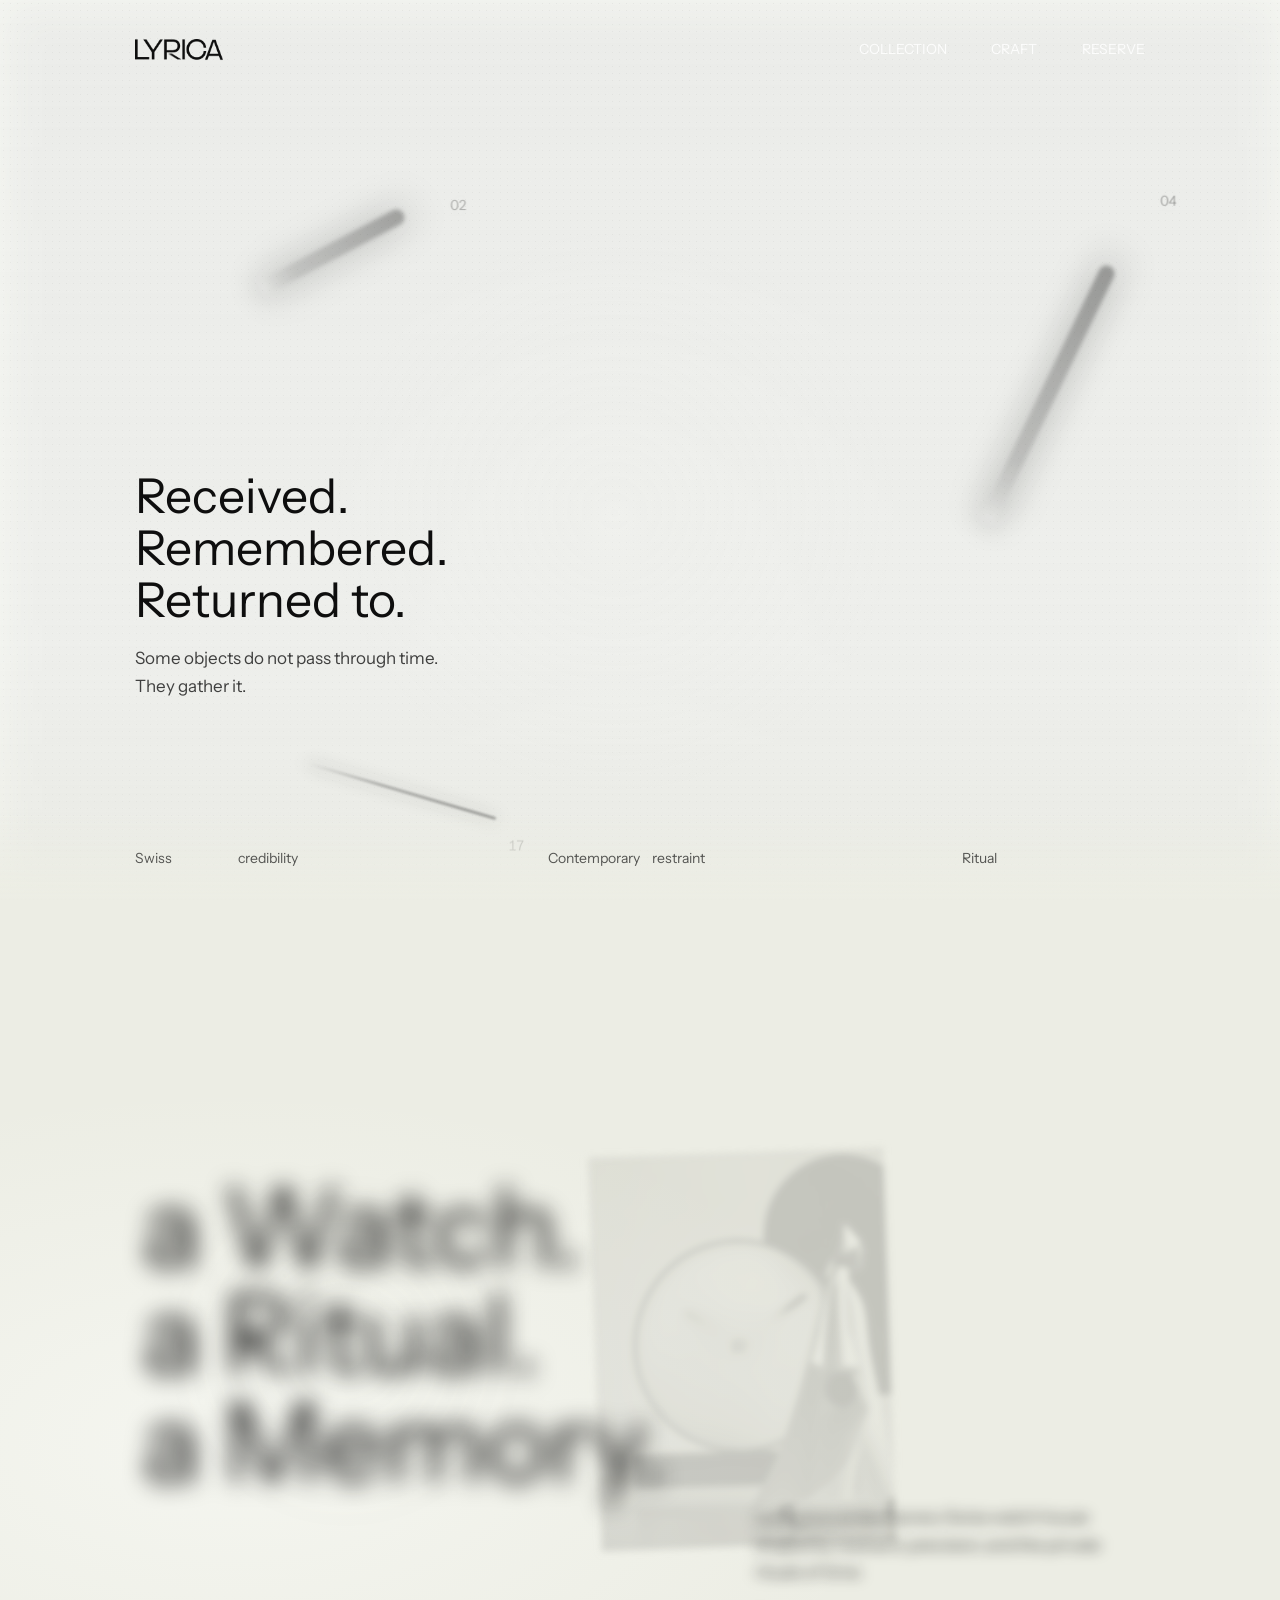
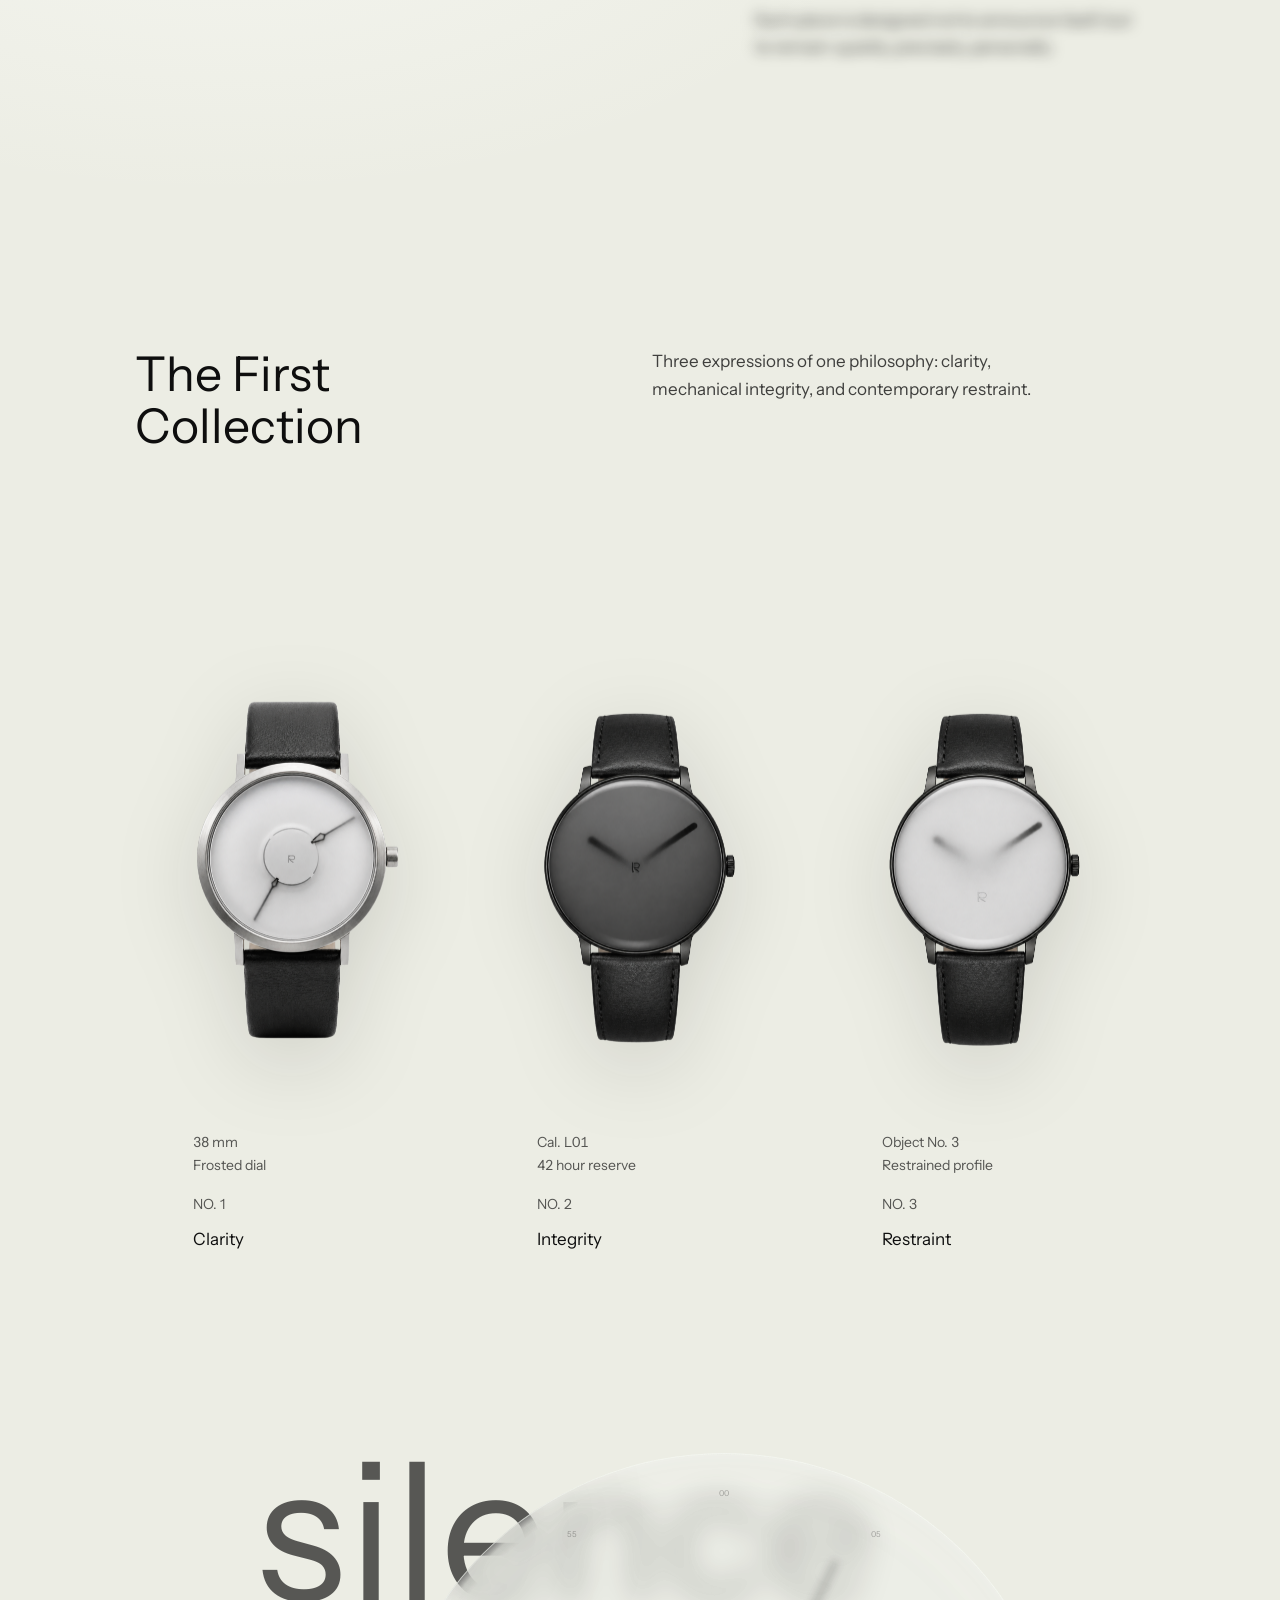
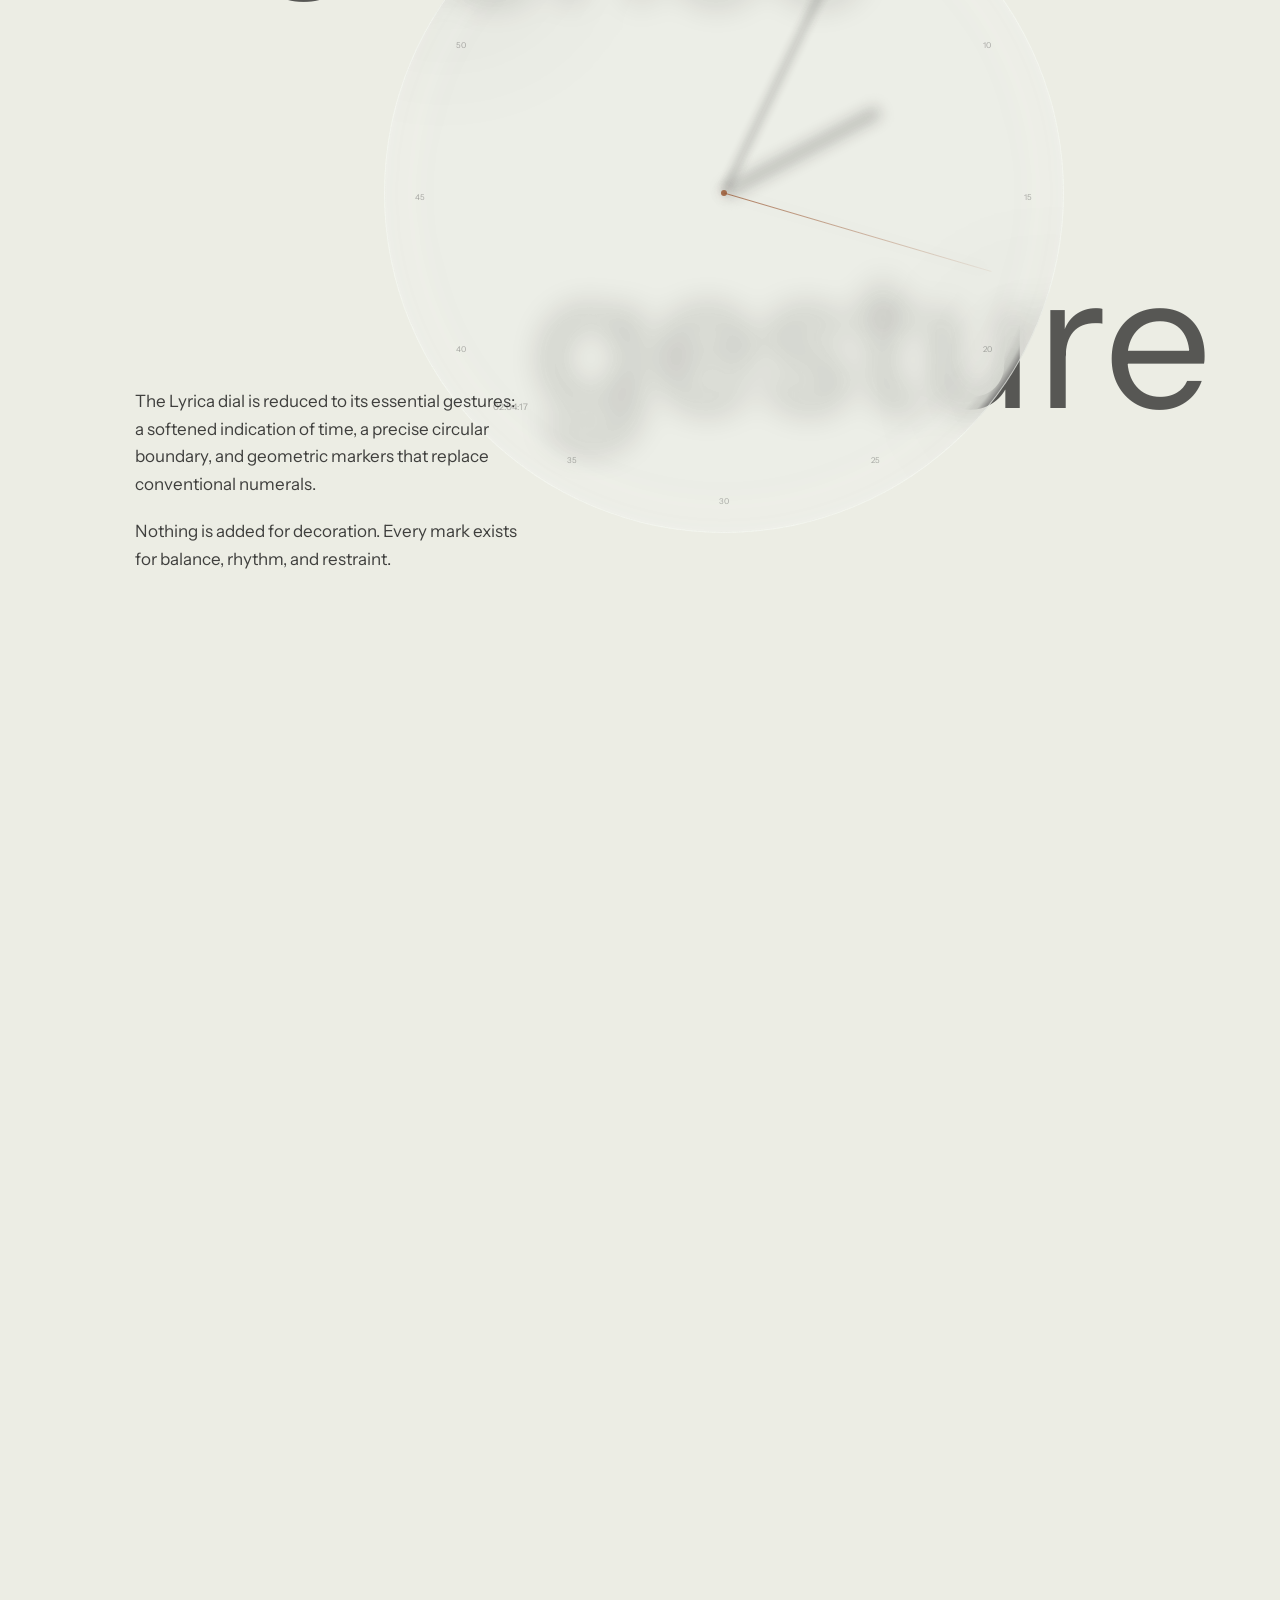
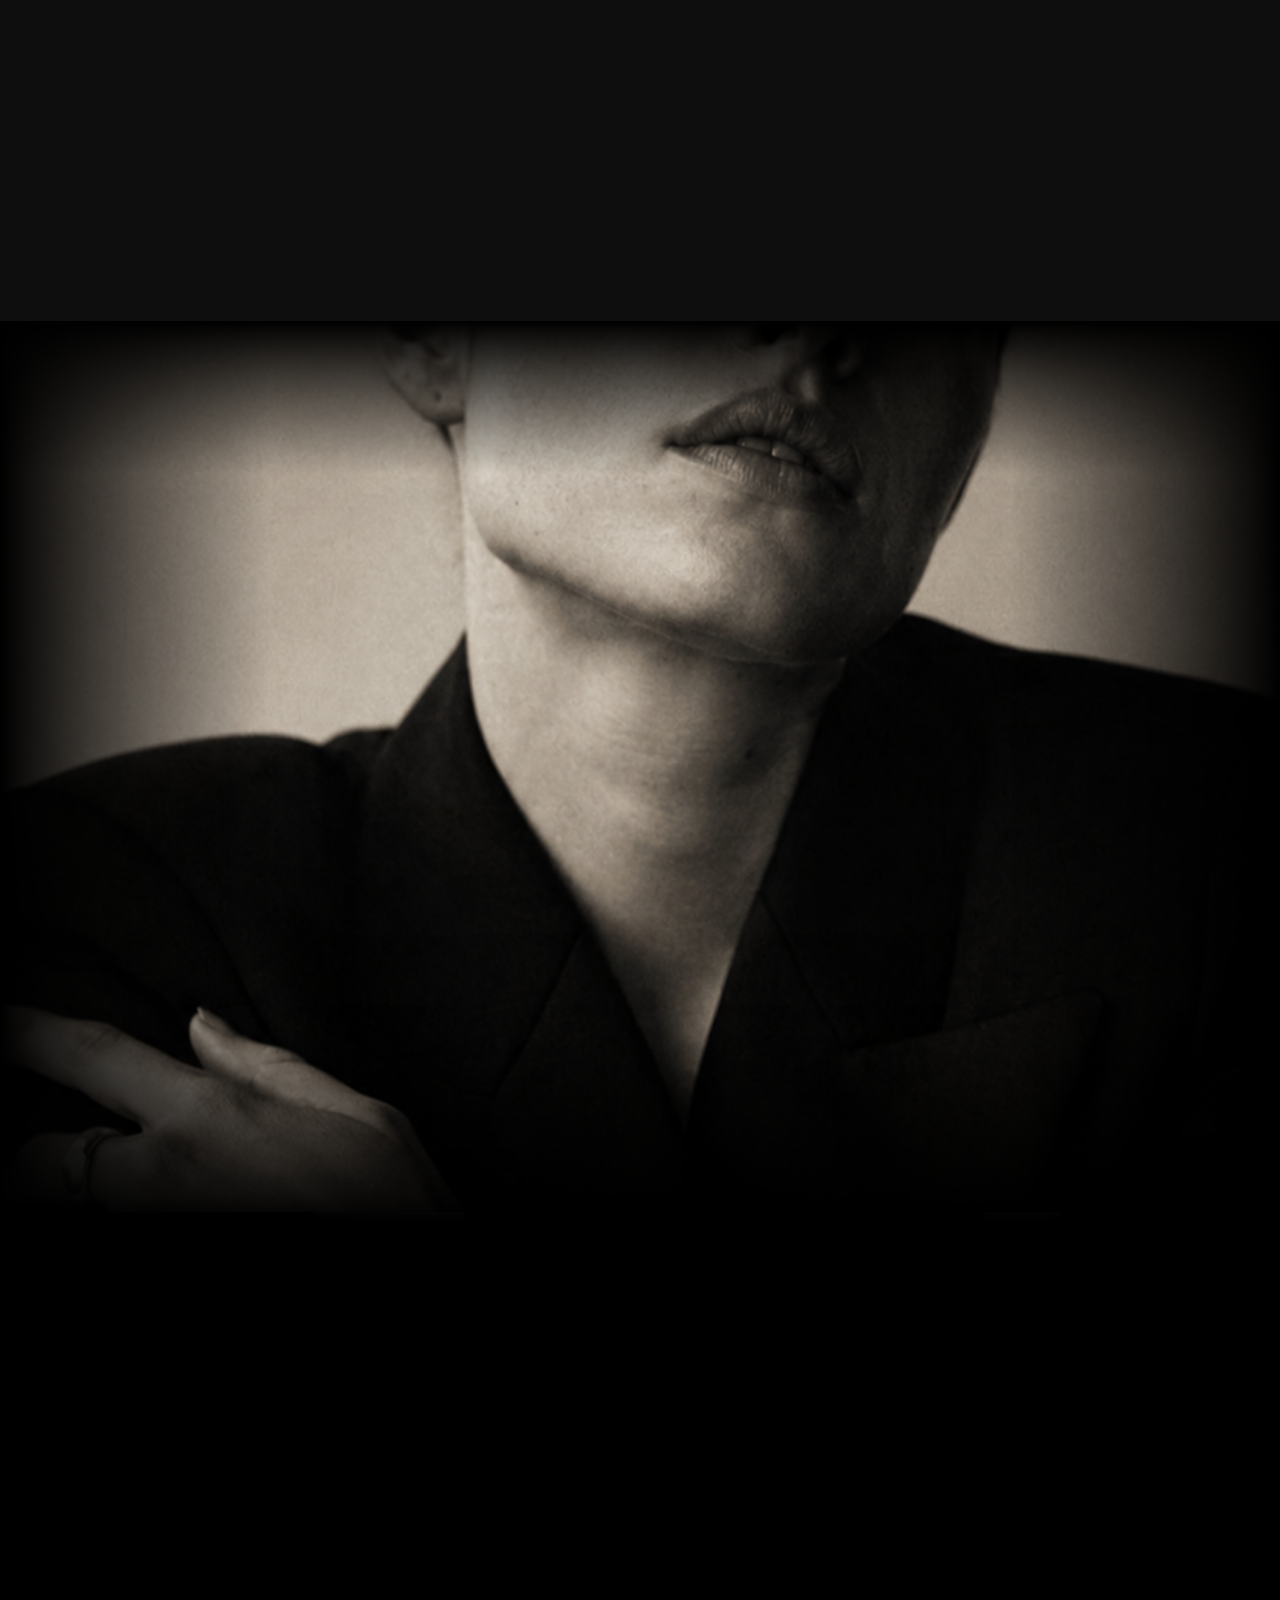
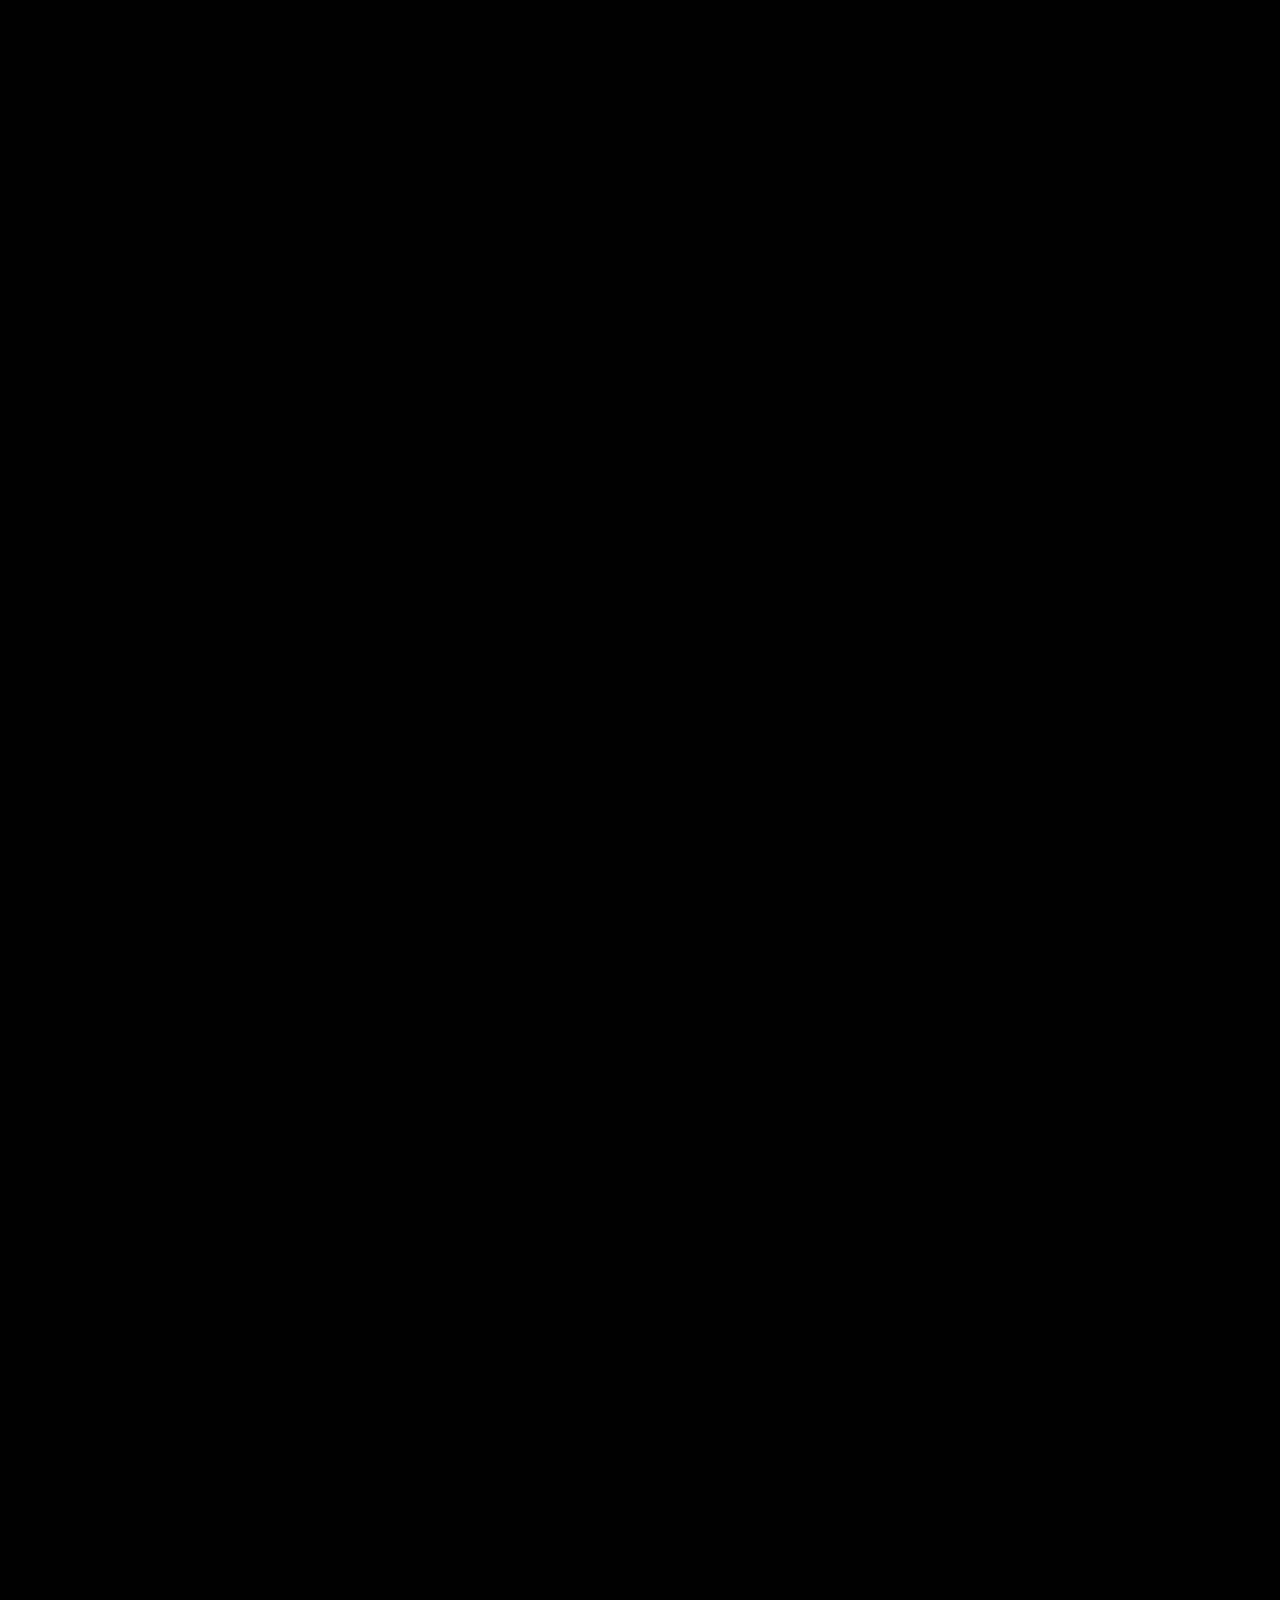
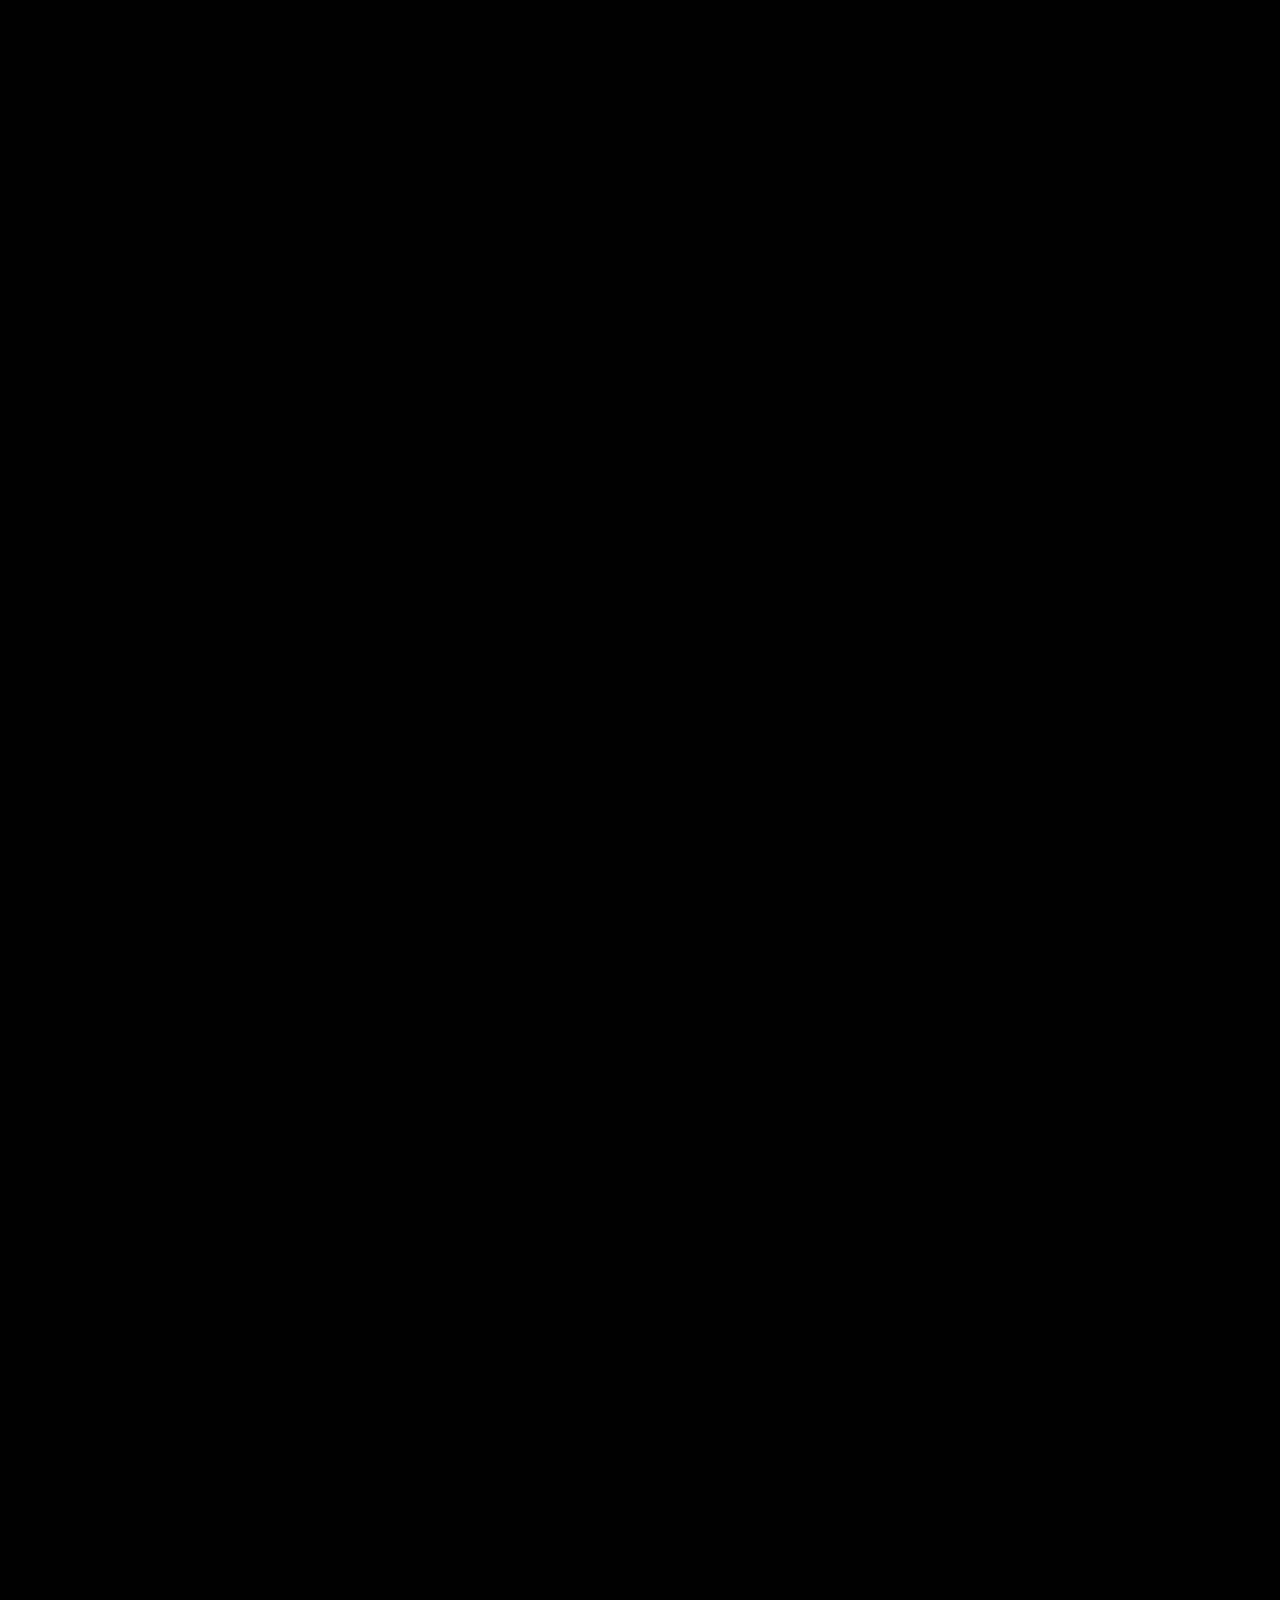
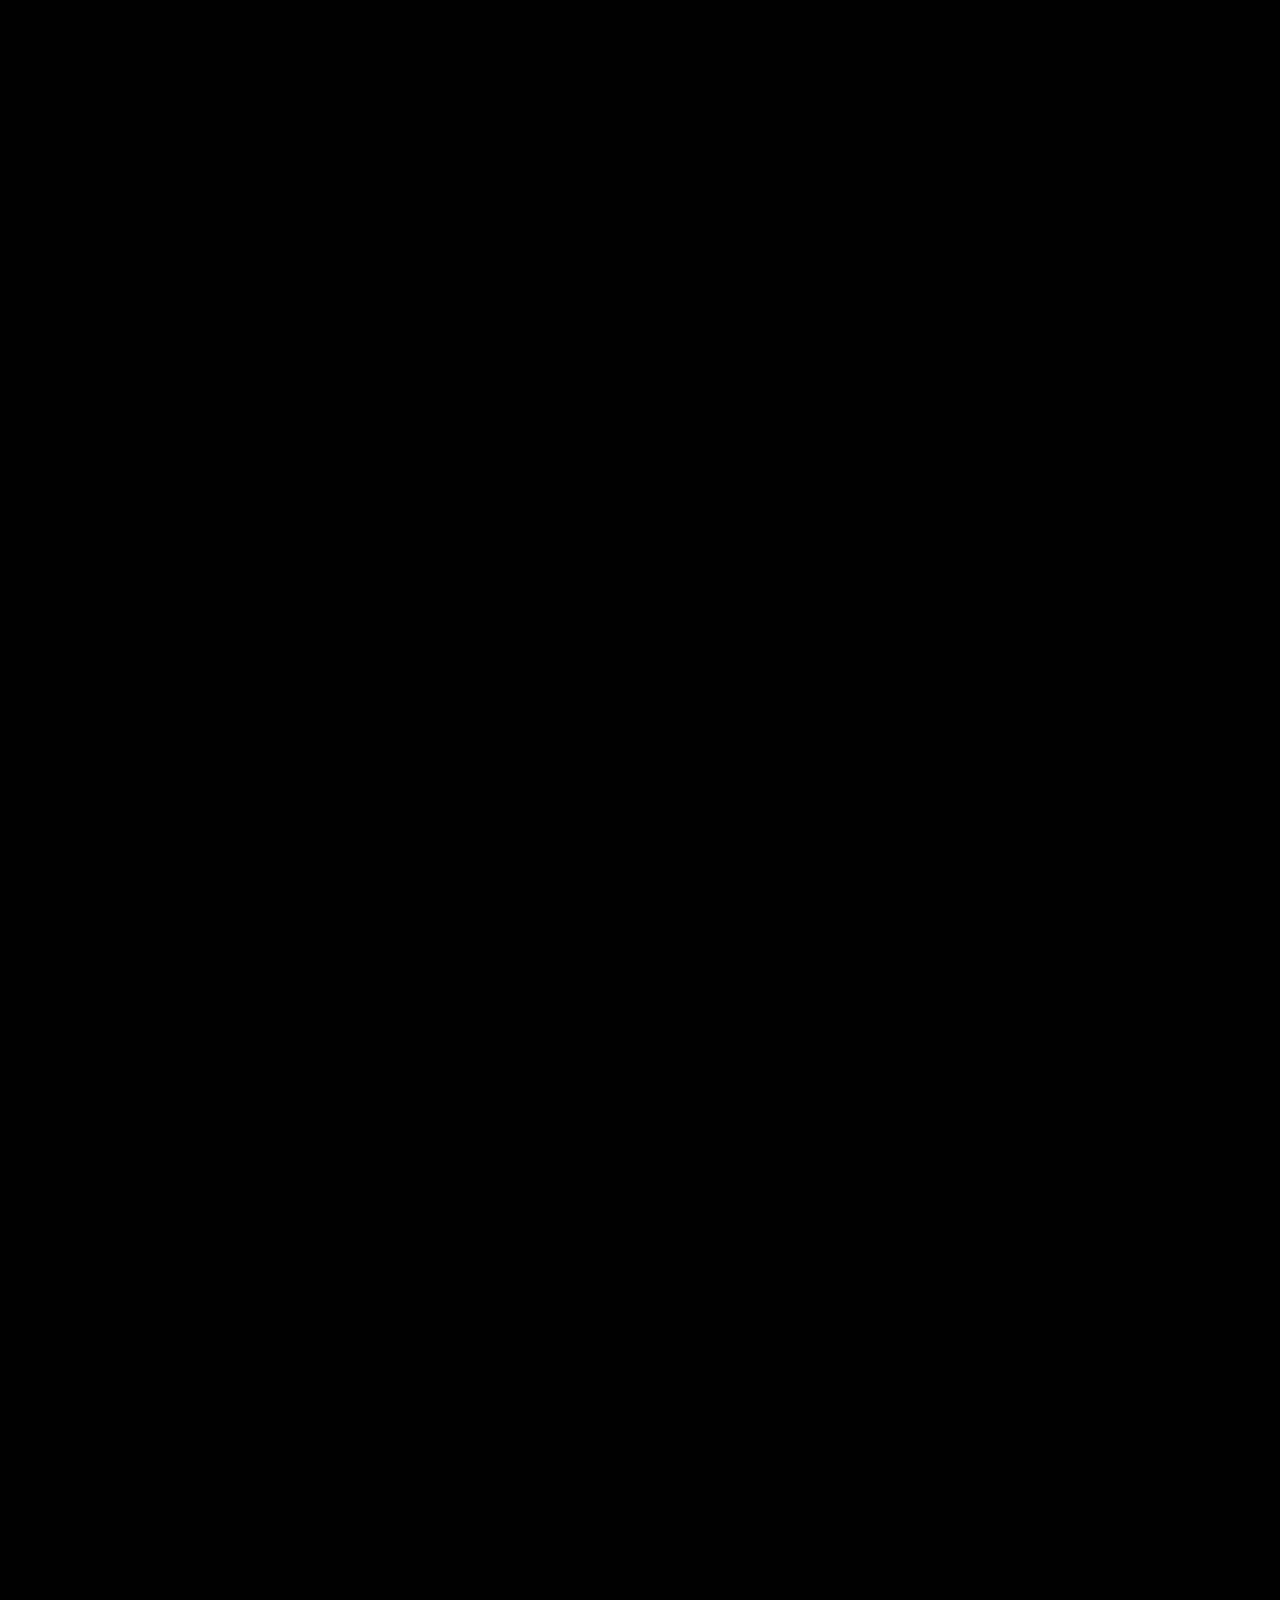
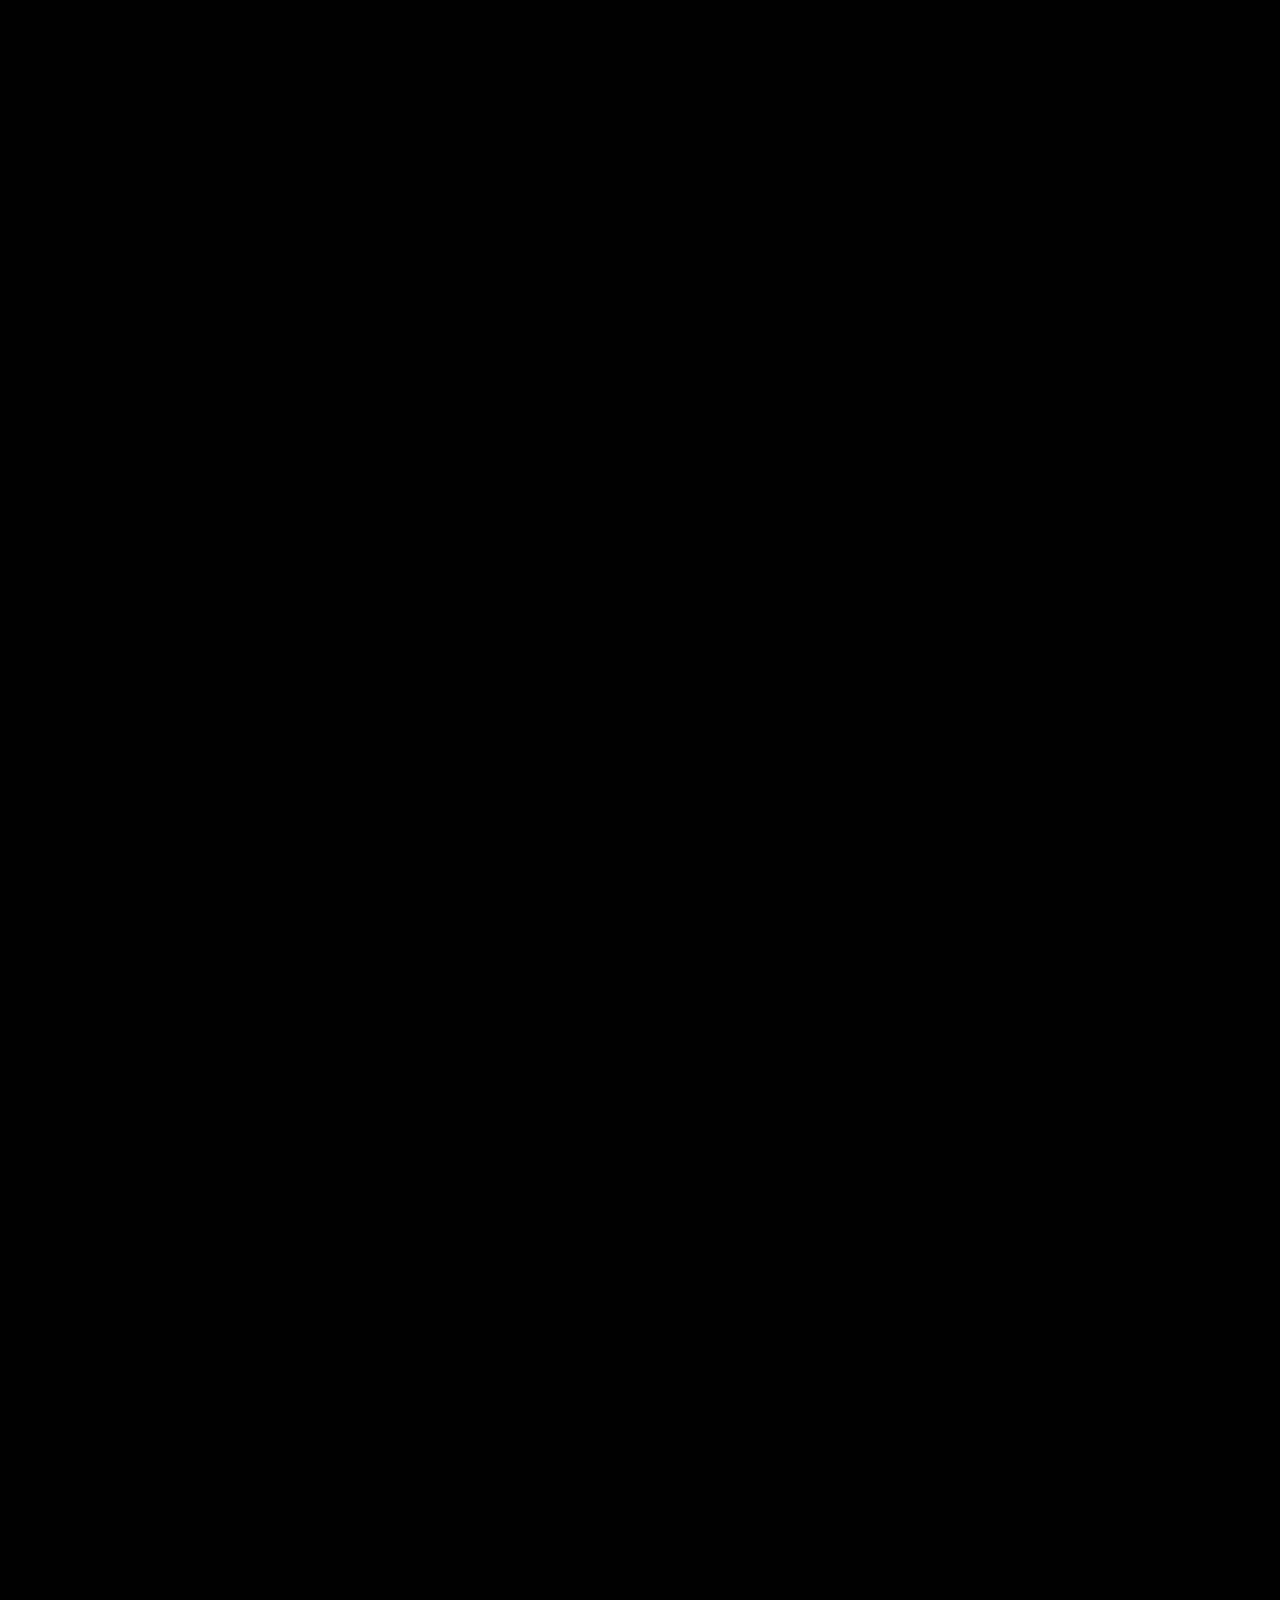
<file: landing-prototype/index.html>
<!doctype html>
<html lang="en">
  <head>
    <meta charset="UTF-8" />
    <meta name="viewport" content="width=device-width, initial-scale=1.0" />
    <title>Lyrica — Quiet Return</title>
    <meta
      name="description"
      content="Some objects do not pass through time. They gather it."
    />
    <meta name="theme-color" content="#0e0e0e" />
    <link rel="icon" type="image/png" href="../final-src-branding/second-logo-final@4x.png" />
    <meta property="og:type" content="website" />
    <meta property="og:title" content="Lyrica — Quiet Return" />
    <meta
      property="og:description"
      content="Some objects do not pass through time. They gather it."
    />
    <meta property="og:image" content="../final-src-branding/Logo Final-full@4x.png" />
    <meta property="og:image:alt" content="Lyrica" />
    <meta name="twitter:card" content="summary_large_image" />
    <meta name="twitter:title" content="Lyrica — Quiet Return" />
    <meta
      name="twitter:description"
      content="Some objects do not pass through time. They gather it."
    />
    <meta name="twitter:image" content="../final-src-branding/Logo Final-full@4x.png" />
    <link rel="stylesheet" href="./styles.css?v=7" />
  </head>
  <body>
    <a class="skip-link" href="#object">Skip to content</a>
    <main class="site-shell">
      <section class="hero" aria-labelledby="hero-title">
        <video
          class="hero-video"
          src="../final-src-branding/hero-loop-video.mp4"
          autoplay
          muted
          loop
          playsinline
          aria-hidden="true"
        ></video>

        <div class="hero-overlay" aria-hidden="true"></div>
        <div class="hero-cursor" aria-hidden="true"></div>
        <div class="hero-clock" aria-hidden="true">
          <div class="clock-hand clock-hand-hour">
            <div class="clock-time-label" data-unit="hour">
              <span class="clock-label-track">
                <span>00</span>
                <span>00</span>
              </span>
            </div>
          </div>
          <div class="clock-hand clock-hand-minute">
            <div class="clock-time-label" data-unit="minute">
              <span class="clock-label-track">
                <span>00</span>
                <span>00</span>
              </span>
            </div>
          </div>
          <div class="clock-hand clock-hand-second">
            <div class="clock-time-label" data-unit="second">
              <span class="clock-label-track">
                <span>00</span>
                <span>00</span>
              </span>
            </div>
          </div>
        </div>

        <header class="hero-nav" aria-label="Primary">
          <a class="brand-mark" href="./index.html" aria-label="Lyrica home">
            <img
              src="../final-src-branding/Logo Final-full.png"
              srcset="../final-src-branding/Logo Final-full.png 1x, ../final-src-branding/Logo Final-full@2x.png 2x, ../final-src-branding/Logo Final-full@4x.png 4x"
              alt="Lyrica"
            />
          </a>
          <nav class="nav-links" aria-label="Sections">
            <a href="./collection.html">Collection</a>
            <a href="./craft.html">Craft</a>
            <a href="./reserve.html">Reserve</a>
          </nav>
        </header>

        <div class="hero-copy">
          <h1 class="type-title hero-title" id="hero-title">
            <span class="copy-fragment">Received.</span>
            <span class="copy-fragment">Remembered.</span>
            <span class="copy-fragment">Returned to.</span>
          </h1>
          <p class="type-body hero-body">
            <span class="copy-fragment">Some objects do not pass through time.</span><br />
            <span class="copy-fragment">They gather it.</span>
          </p>
        </div>

        <aside class="hero-register" aria-label="Lyrica design register">
          <span class="register-token register-token-swiss">Swiss</span>
          <span class="register-token register-token-credibility">credibility</span>
          <span class="register-token register-token-contemporary">Contemporary</span>
          <span class="register-token register-token-restraint">restraint</span>
          <span class="register-token register-token-ritual">Ritual</span>
        </aside>
      </section>

      <section class="content-section brand-statement section-light" id="object" aria-labelledby="brand-title">
        <h2 class="type-display" id="brand-title">
          <span>a Watch.</span>
          <span>a Ritual.</span>
          <span>a Memory.</span>
        </h2>
        <div class="section-copy">
          <p class="type-body">
            Lyrica is a contemporary Swiss watch house shaped by restraint,
            precision, and the private rituals of time.
          </p>
          <p class="type-body">
            Each piece is designed not to announce itself, but to remain:
            quietly, precisely, personally.
          </p>
        </div>
        <figure class="brand-follow" aria-hidden="true">
          <img src="../final-src-branding/logo-mockup-2.png" alt="" />
        </figure>
      </section>

      <section class="content-section collection-overview section-light" id="collection" aria-labelledby="collection-title">
        <h2 class="type-title" id="collection-title">The First Collection</h2>
        <p class="type-body section-copy">
          Three expressions of one philosophy: clarity, mechanical integrity,
          and contemporary restraint.
        </p>
        <div class="collection-grid" aria-label="Lyrica first collection">
          <article class="collection-card">
            <div class="collection-media" aria-hidden="true">
              <img src="../final-src-branding/watch/no.1.png" alt="" />
            </div>
            <p class="collection-meta">
              <span>38 mm</span>
              <span>Frosted dial</span>
            </p>
            <p class="type-label">No. 1</p>
            <h3>Clarity</h3>
          </article>
          <article class="collection-card">
            <div class="collection-media" aria-hidden="true">
              <img src="../final-src-branding/watch/no.2.png" alt="" />
            </div>
            <p class="collection-meta">
              <span>Cal. L01</span>
              <span>42 hour reserve</span>
            </p>
            <p class="type-label">No. 2</p>
            <h3>Integrity</h3>
          </article>
          <article class="collection-card">
            <div class="collection-media" aria-hidden="true">
              <img src="../final-src-branding/watch/no.3.png" alt="" />
            </div>
            <p class="collection-meta">
              <span>Object No. 3</span>
              <span>Restrained profile</span>
            </p>
            <p class="type-label">No. 3</p>
            <h3>Restraint</h3>
          </article>
        </div>
      </section>

      <section class="content-section design-language section-light" aria-label="Signature design language">
        <div class="section-copy">
          <p class="type-body">
            The Lyrica dial is reduced to its essential gestures: a softened
            indication of time, a precise circular boundary, and geometric
            markers that replace conventional numerals.
          </p>
          <p class="type-body">
            Nothing is added for decoration. Every mark exists for balance,
            rhythm, and restraint.
          </p>
        </div>
        <figure class="dial-study" id="dial-study" aria-hidden="true">
          <span class="dial-background-word word-top">silence</span>
          <span class="dial-background-word word-bottom">gesture</span>
          <span class="dial-glass">
            <span class="dial-glass-word word-top">silence</span>
            <span class="dial-glass-word word-bottom">gesture</span>
          </span>
          <span class="dial-lens">
            <span class="dial-index index-01">00</span>
            <span class="dial-index index-02">05</span>
            <span class="dial-index index-03">10</span>
            <span class="dial-index index-04">15</span>
            <span class="dial-index index-05">20</span>
            <span class="dial-index index-06">25</span>
            <span class="dial-index index-07">30</span>
            <span class="dial-index index-08">35</span>
            <span class="dial-index index-09">40</span>
            <span class="dial-index index-10">45</span>
            <span class="dial-index index-11">50</span>
            <span class="dial-index index-12">55</span>
            <span class="dial-live-readout">00:00:00</span>
            <span class="dial-hand dial-hand-hour"></span>
            <span class="dial-hand dial-hand-minute"></span>
            <span class="dial-hand dial-hand-second"></span>
            <span class="dial-pivot"></span>
          </span>
        </figure>
      </section>

      <section class="content-section watch-exploration section-dark" id="explore-title" aria-labelledby="explore-heading">
        <div class="explorer-sticky">
          <div class="explorer-intro">
            <h2 class="type-title" id="explore-heading">Observe the Details</h2>
            <p class="type-body">
              A Lyrica watch is not understood at once. It is approached
              through proportion, surface, shadow, and touch.
            </p>
          </div>
          <div class="watch-viewport" aria-hidden="true">
            <div class="watch-sequence">
              <img
                class="watch-sequence-frame"
                src="./assets/observe-frames-v1/case/frame_0001.jpg"
                alt=""
                decoding="sync"
                fetchpriority="high"
              />
            </div>
          </div>
          <ol class="detail-list">
            <li class="detail-item is-active">
              <span class="type-label">Case</span>
              <p>A refined steel profile with a clean architectural edge.</p>
            </li>
            <li class="detail-item">
              <span class="type-label">Dial</span>
              <p>A frosted surface that softens the reading of time.</p>
            </li>
            <li class="detail-item">
              <span class="type-label">Crown</span>
              <p>Compact, tactile, and engraved with restraint.</p>
            </li>
            <li class="detail-item">
              <span class="type-label">Strap</span>
              <p>Fine-grain leather selected for softness, density, and longevity.</p>
            </li>
            <li class="detail-item">
              <span class="type-label">Case Back</span>
              <p>Serial information, mechanical identity, and authenticity details arranged with collector-level clarity.</p>
            </li>
          </ol>
        </div>
      </section>

      <section class="content-section craftsmanship section-dark" id="craft" aria-labelledby="craft-title">
        <div class="craft-sticky">
          <div class="craft-viewport" aria-hidden="true">
            <div class="craft-sequence">
              <img
                class="craft-sequence-frame"
                src="./assets/craft-frames-v1/assemble/frame_0001.jpg"
                alt=""
                decoding="sync"
                loading="eager"
              />
            </div>
          </div>
          <div class="craft-copy">
            <h2 class="type-title" id="craft-title">Mechanical by Nature</h2>
            <div class="section-copy">
              <p class="type-body">
                Every Lyrica timepiece is mechanically driven and assembled in
                Switzerland. The work is measured in tolerances, surfaces, and the
                invisible discipline behind every visible detail.
              </p>
              <p class="type-body">
                A watch designed to be felt before it is explained.
              </p>
            </div>
          </div>
          <ul class="craft-list" aria-label="Craft details">
            <li>Polished bevels.</li>
            <li>Brushed steel.</li>
            <li>Soft-grain leather.</li>
            <li>Precise assembly.</li>
          </ul>
        </div>
      </section>

      <section class="content-section snap-gallery section-dark" id="gallery" aria-label="Lyrica image gallery">
        <div class="snap-gallery-sticky">
          <div class="snap-gallery-stage" aria-hidden="true">
            <div class="snap-gallery-track">
              <figure class="snap-tile snap-tile-hero" style="--top: 0vh; --x: 0vw; --w: min(46vw, 680px); --z: 30;"><img src="../snap/snap1.png" alt="" loading="eager" decoding="sync" fetchpriority="high" /></figure>
              <figure class="snap-tile" style="--top: 10vh; --x: 7vw; --w: min(42vw, 620px); --z: 29;"><img src="../snap/snap2.png" alt="" loading="lazy" decoding="async" /></figure>
              <figure class="snap-tile" style="--top: 38vh; --x: -9vw; --w: min(36vw, 540px); --z: 28;"><img src="../snap/snap3.png" alt="" loading="lazy" decoding="async" /></figure>
              <figure class="snap-tile" style="--top: 68vh; --x: 13vw; --w: min(44vw, 660px); --z: 27;"><img src="../snap/snap4.png" alt="" loading="lazy" decoding="async" /></figure>
              <figure class="snap-tile" style="--top: 100vh; --x: -3vw; --w: min(39vw, 590px); --z: 26;"><img src="../snap/snap5.png" alt="" loading="lazy" decoding="async" /></figure>
              <figure class="snap-tile" style="--top: 130vh; --x: -14vw; --w: min(34vw, 510px); --z: 25;"><img src="../snap/snap6.png" alt="" loading="lazy" decoding="async" /></figure>
              <figure class="snap-tile" style="--top: 162vh; --x: 9vw; --w: min(43vw, 650px); --z: 24;"><img src="../snap/snap7.png" alt="" loading="lazy" decoding="async" /></figure>
              <figure class="snap-tile" style="--top: 194vh; --x: 0vw; --w: min(36vw, 540px); --z: 23;"><img src="../snap/snap8.png" alt="" loading="lazy" decoding="async" /></figure>
              <figure class="snap-tile" style="--top: 224vh; --x: 15vw; --w: min(38vw, 570px); --z: 22;"><img src="../snap/snap9.png" alt="" loading="lazy" decoding="async" /></figure>
              <figure class="snap-tile" style="--top: 256vh; --x: -10vw; --w: min(45vw, 670px); --z: 21;"><img src="../snap/snap10.png" alt="" loading="lazy" decoding="async" /></figure>
              <figure class="snap-tile" style="--top: 286vh; --x: 4vw; --w: min(35vw, 525px); --z: 20;"><img src="../snap/snap11.png" alt="" loading="lazy" decoding="async" /></figure>
              <figure class="snap-tile" style="--top: 318vh; --x: 13vw; --w: min(40vw, 600px); --z: 19;"><img src="../snap/snap12.png" alt="" loading="lazy" decoding="async" /></figure>
              <figure class="snap-tile" style="--top: 350vh; --x: -4vw; --w: min(44vw, 660px); --z: 18;"><img src="../snap/snap13.png" alt="" loading="lazy" decoding="async" /></figure>
              <figure class="snap-tile" style="--top: 380vh; --x: -15vw; --w: min(35vw, 525px); --z: 17;"><img src="../snap/snap14.png" alt="" loading="lazy" decoding="async" /></figure>
              <figure class="snap-tile" style="--top: 412vh; --x: 8vw; --w: min(42vw, 630px); --z: 16;"><img src="../snap/snap15.png" alt="" loading="lazy" decoding="async" /></figure>
              <figure class="snap-tile" style="--top: 442vh; --x: -2vw; --w: min(37vw, 555px); --z: 15;"><img src="../snap/snap16.png" alt="" loading="lazy" decoding="async" /></figure>
              <figure class="snap-tile" style="--top: 474vh; --x: 14vw; --w: min(44vw, 660px); --z: 14;"><img src="../snap/snap17.png" alt="" loading="lazy" decoding="async" /></figure>
              <figure class="snap-tile" style="--top: 506vh; --x: -11vw; --w: min(39vw, 585px); --z: 13;"><img src="../snap/snap18.png" alt="" loading="lazy" decoding="async" /></figure>
              <figure class="snap-tile" style="--top: 536vh; --x: 2vw; --w: min(34vw, 510px); --z: 12;"><img src="../snap/snap19.png" alt="" loading="lazy" decoding="async" /></figure>
              <figure class="snap-tile" style="--top: 568vh; --x: 12vw; --w: min(41vw, 615px); --z: 11;"><img src="../snap/snap20.png" alt="" loading="lazy" decoding="async" /></figure>
              <figure class="snap-tile" style="--top: 600vh; --x: -7vw; --w: min(45vw, 675px); --z: 10;"><img src="../snap/snap21.png" alt="" loading="lazy" decoding="async" /></figure>
              <figure class="snap-tile" style="--top: 630vh; --x: -16vw; --w: min(35vw, 525px); --z: 9;"><img src="../snap/snap22.png" alt="" loading="lazy" decoding="async" /></figure>
              <figure class="snap-tile" style="--top: 662vh; --x: 7vw; --w: min(43vw, 645px); --z: 8;"><img src="../snap/snap23.png" alt="" loading="lazy" decoding="async" /></figure>
              <figure class="snap-tile" style="--top: 694vh; --x: -1vw; --w: min(38vw, 570px); --z: 7;"><img src="../snap/snap24.png" alt="" loading="lazy" decoding="async" /></figure>
              <figure class="snap-tile" style="--top: 724vh; --x: 15vw; --w: min(40vw, 600px); --z: 6;"><img src="../snap/snap25.png" alt="" loading="lazy" decoding="async" /></figure>
              <figure class="snap-tile" style="--top: 756vh; --x: -8vw; --w: min(44vw, 660px); --z: 5;"><img src="../snap/snap26.png" alt="" loading="lazy" decoding="async" /></figure>
              <figure class="snap-tile" style="--top: 788vh; --x: 3vw; --w: min(38vw, 570px); --z: 4;"><img src="../snap/snap27.png" alt="" loading="lazy" decoding="async" /></figure>
            </div>
          </div>
        </div>
      </section>

      <section class="content-section ownership-ritual section-light" aria-labelledby="ritual-title">
        <h2 class="type-title" id="ritual-title">The Ritual Begins Before the First Wear</h2>
        <div class="ritual-lines" aria-label="Ownership ritual sequence">
          <p>The box opens slowly.</p>
          <p>The paper holds its weight.</p>
          <p>The metal is cool to the touch.</p>
          <p>The dial catches light, then releases it.</p>
          <p>A Lyrica is not simply received.</p>
          <p>It is entered.</p>
        </div>
        <div class="ritual-grid">
          <article>
            <p class="type-label">Anticipation</p>
            <p>The first glimpse of the object.</p>
          </article>
          <article>
            <p class="type-label">Contact</p>
            <p>The moment material becomes personal.</p>
          </article>
          <article>
            <p class="type-label">Recall</p>
            <p>The feeling that returns each time it is worn.</p>
          </article>
        </div>
      </section>

      <section class="content-section collector-inquiry section-dark" id="reserve" aria-labelledby="inquiry-title">
        <h2 class="type-title" id="inquiry-title">Begin a Private Inquiry</h2>
        <p class="type-body section-copy">
          Lyrica pieces are released in limited quantities for collectors who
          value precision, restraint, and design clarity. For availability,
          private viewing, or launch access, begin an inquiry with the Lyrica
          atelier.
        </p>
        <div class="inquiry-actions" aria-label="Collector inquiry actions">
          <a href="mailto:inquiry@lyrica.watch?subject=Request%20Availability">Request Availability</a>
          <a href="mailto:inquiry@lyrica.watch?subject=Private%20Viewing">Book a Private Viewing</a>
        </div>
      </section>

      <footer class="site-footer" aria-label="Footer">
        <div class="footer-brand">
          <a class="footer-logo" href="./index.html" aria-label="Lyrica home">
            <img
              src="../final-src-branding/Logo Final-full.png"
              srcset="../final-src-branding/Logo Final-full.png 1x, ../final-src-branding/Logo Final-full@2x.png 2x, ../final-src-branding/Logo Final-full@4x.png 4x"
              alt="Lyrica"
              loading="lazy"
              decoding="async"
            />
          </a>
          <p>Swiss mechanical watches shaped by contemporary restraint.</p>
        </div>
        <nav class="footer-groups" aria-label="Footer navigation">
          <div>
            <h3>Collection</h3>
            <a href="#collection">Lyrica No. 1</a>
            <a href="#collection">Lyrica No. 2</a>
            <a href="#collection">Lyrica No. 3</a>
          </div>
          <div>
            <h3>Maison</h3>
            <a href="#craft">Craftsmanship</a>
            <a href="#craft">Materials</a>
            <a href="#object">Heritage</a>
          </div>
          <div>
            <h3>Client Services</h3>
            <a href="#reserve">Private Inquiry</a>
            <a href="#reserve">Warranty</a>
            <a href="#reserve">Care Guide</a>
            <a href="#reserve">Retail Partners</a>
          </div>
          <div>
            <h3>Legal</h3>
            <a href="#reserve">Privacy</a>
            <a href="#reserve">Terms</a>
            <a href="#reserve">Accessibility</a>
          </div>
        </nav>
      </footer>
    </main>

    <script src="./script.js?v=7"></script>
  </body>
</html>
</file>
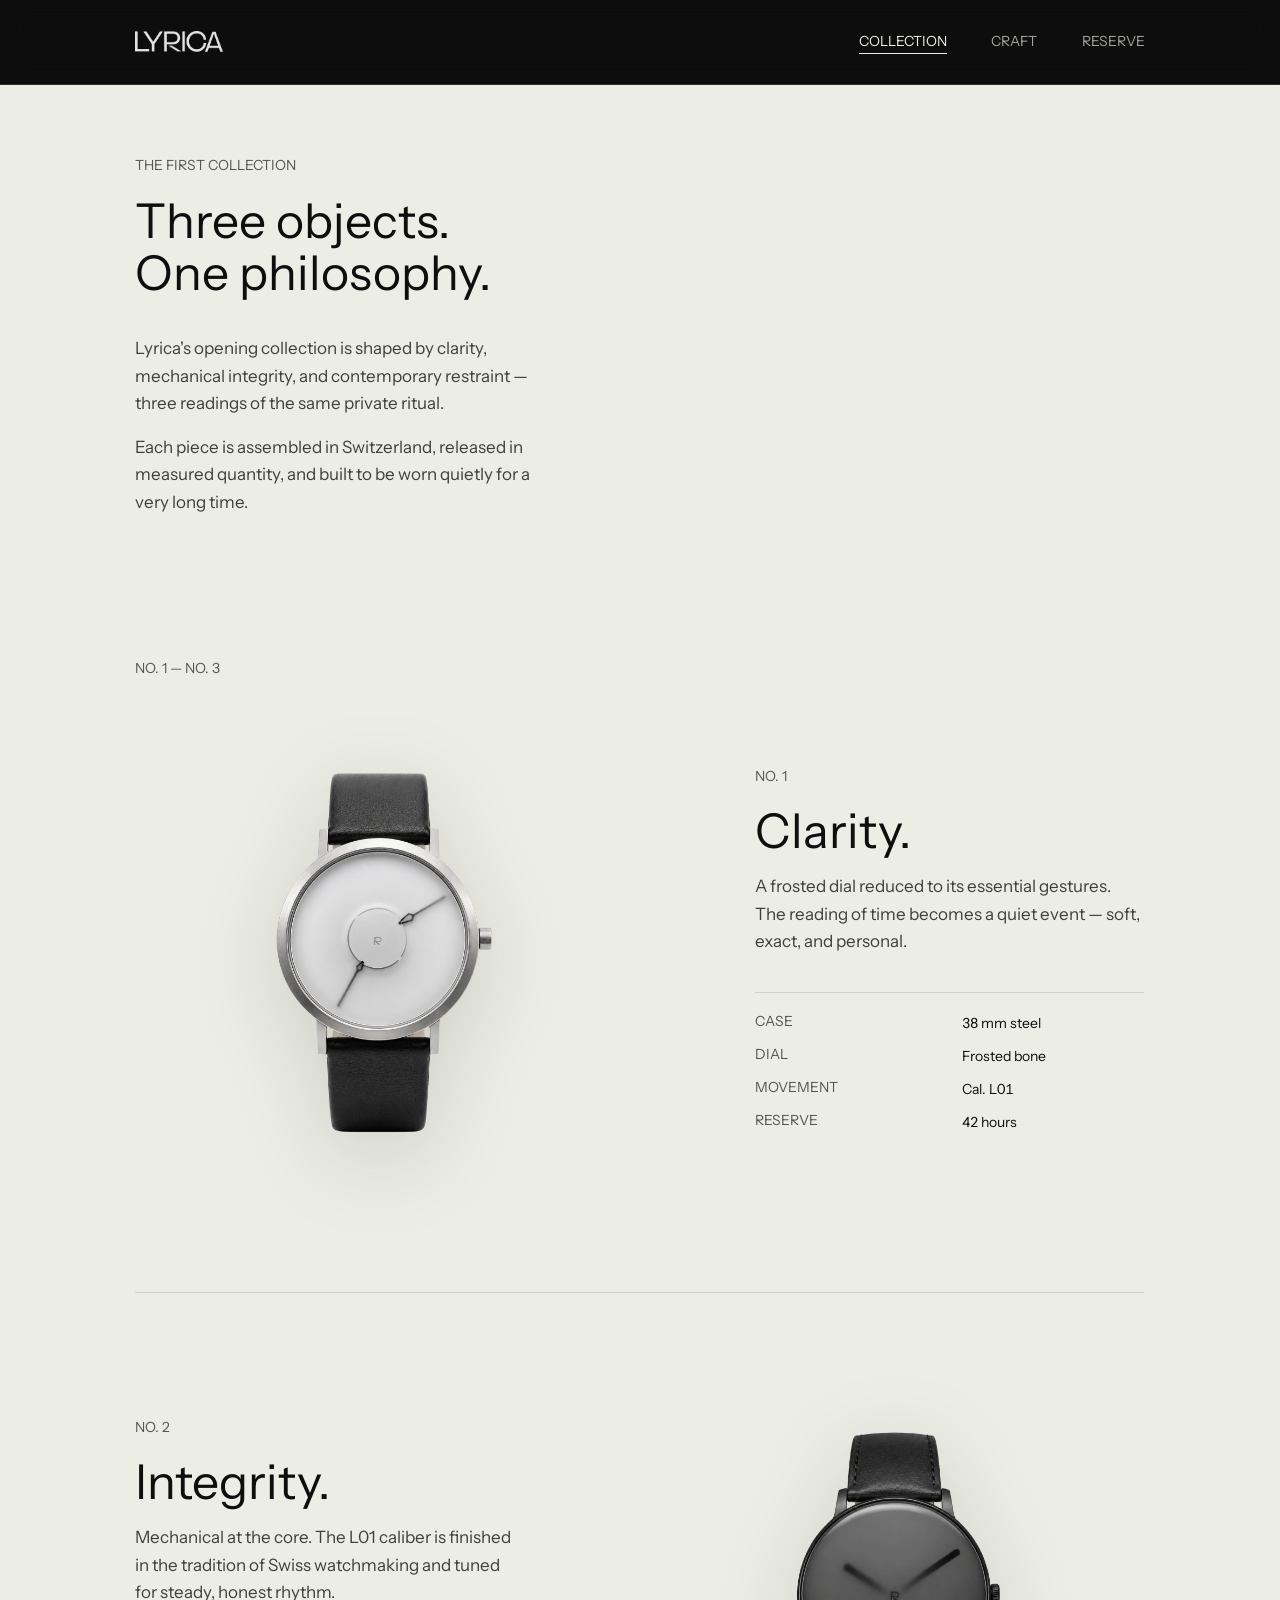
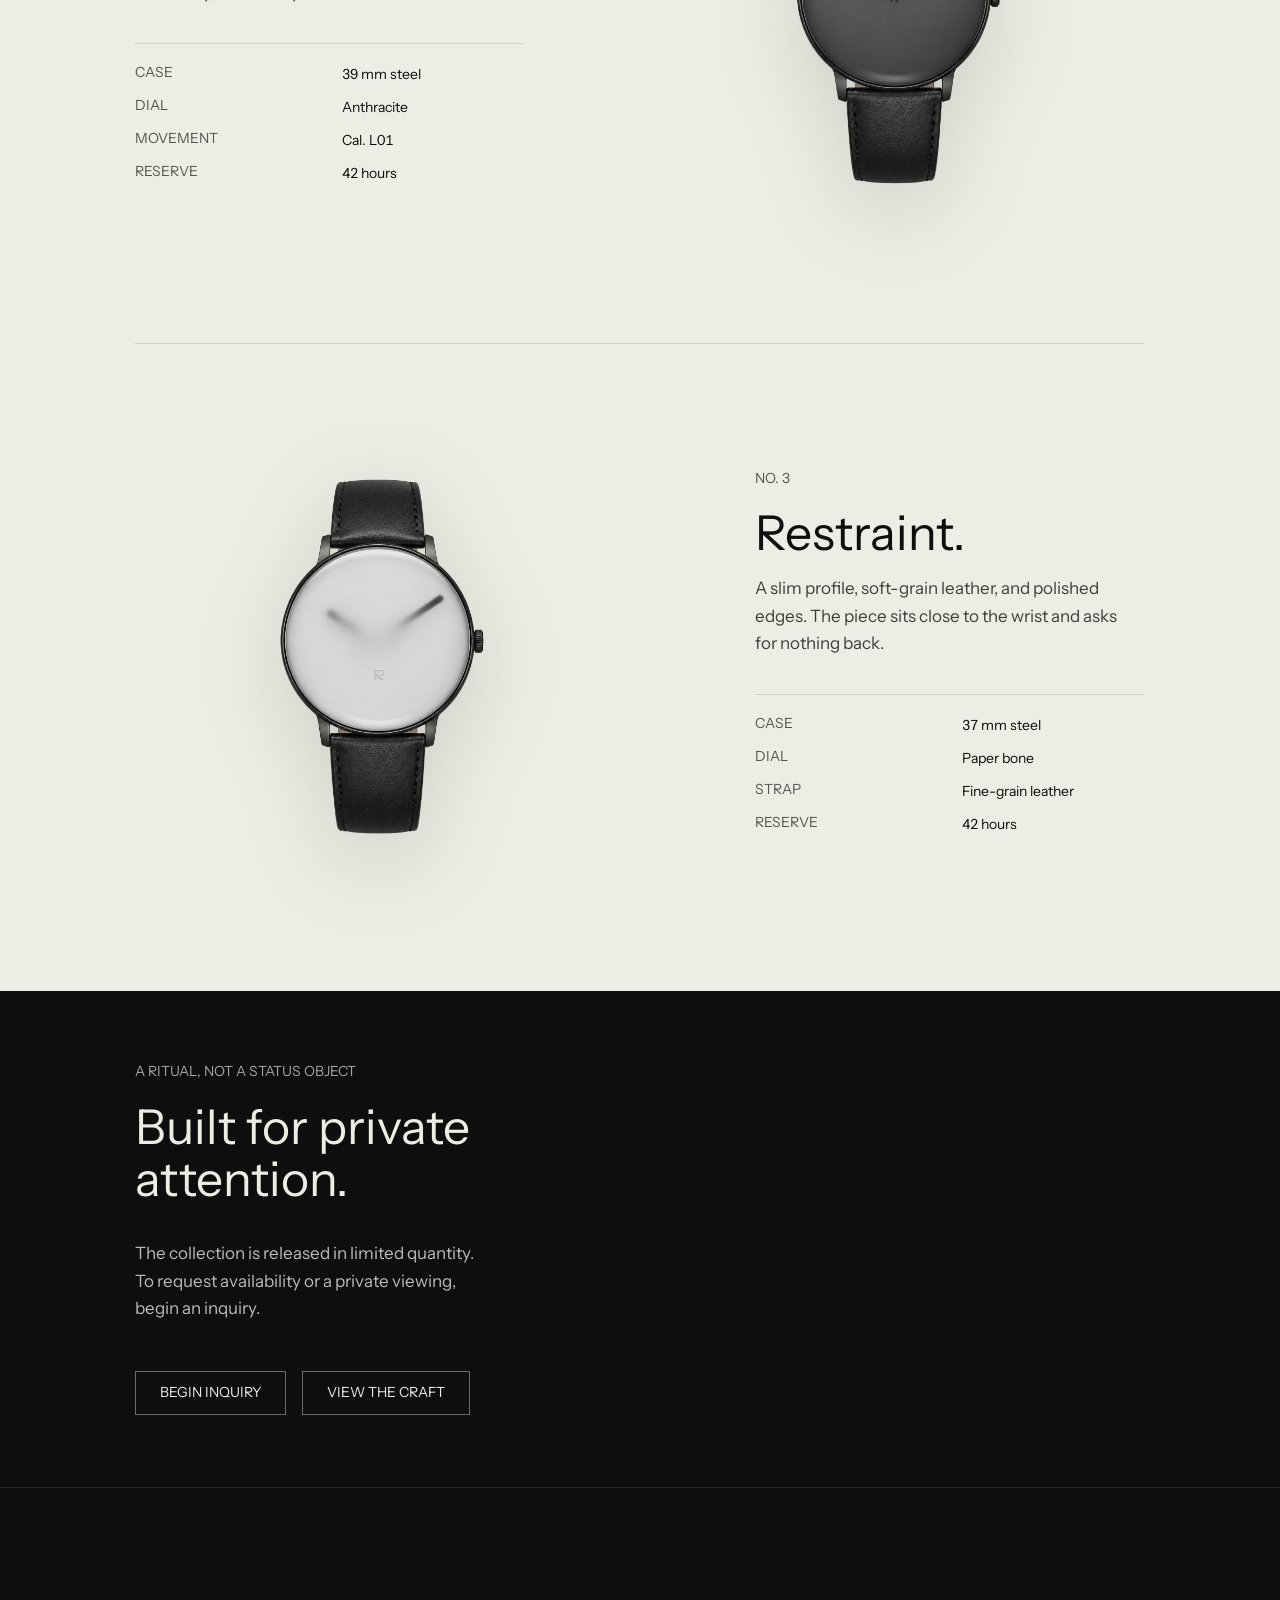
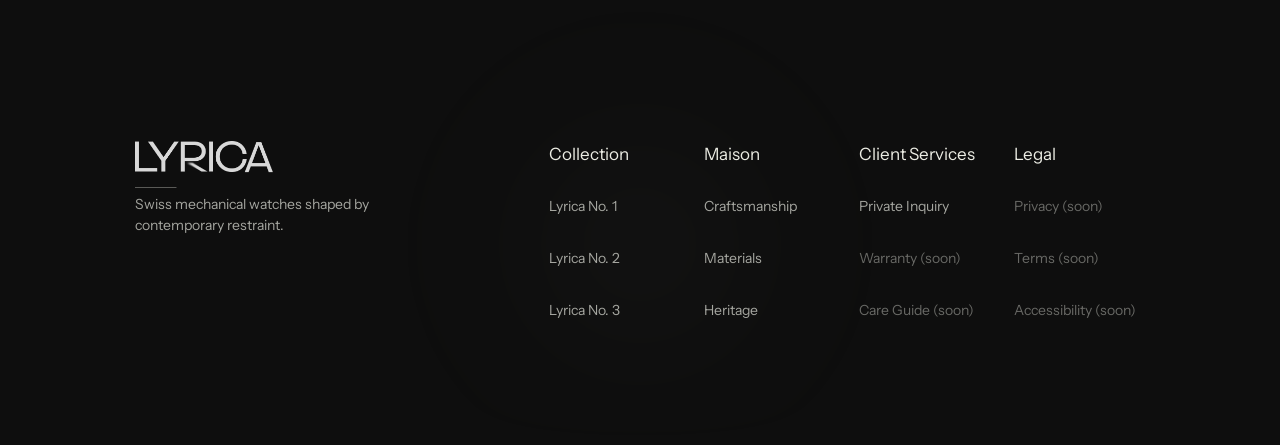
<file: landing-prototype/collection.html>
<!doctype html>
<html lang="en">
  <head>
    <meta charset="UTF-8" />
    <meta name="viewport" content="width=device-width, initial-scale=1.0" />
    <title>Lyrica — The First Collection</title>
    <meta name="description" content="Three expressions of one philosophy: clarity, integrity, restraint." />
    <meta name="theme-color" content="#0e0e0e" />
    <link rel="icon" type="image/png" href="../final-src-branding/second-logo-final@4x.png" />
    <link rel="stylesheet" href="./styles.css?v=7" />
    <link rel="stylesheet" href="./subpages.css?v=6" />
  </head>
  <body class="subpage">
    <a class="skip-link" href="#intro">Skip to content</a>

    <header class="page-header" aria-label="Primary">
      <a class="brand-mark" href="./index.html" aria-label="Lyrica home">
        <img
          src="../final-src-branding/Logo Final-full.png"
          srcset="../final-src-branding/Logo Final-full.png 1x, ../final-src-branding/Logo Final-full@2x.png 2x, ../final-src-branding/Logo Final-full@4x.png 4x"
          alt="Lyrica"
        />
      </a>
      <button
        class="nav-toggle"
        type="button"
        aria-expanded="false"
        aria-controls="primary-nav"
        aria-label="Open navigation"
      >Menu</button>
      <nav class="nav-links" id="primary-nav" aria-label="Sections">
        <a href="./collection.html" aria-current="page">Collection</a>
        <a href="./craft.html">Craft</a>
        <a href="./reserve.html">Reserve</a>
      </nav>
    </header>

    <main class="site-shell">
      <section class="content-section section-light page-intro" id="intro" aria-labelledby="intro-title">
        <p class="type-label">The First Collection</p>
        <h1 class="type-title" id="intro-title">
          Three objects. One philosophy.
        </h1>
        <div class="section-copy">
          <p class="type-body">
            Lyrica's opening collection is shaped by clarity, mechanical
            integrity, and contemporary restraint &mdash; three readings of the
            same private ritual.
          </p>
          <p class="type-body">
            Each piece is assembled in Switzerland, released in measured
            quantity, and built to be worn quietly for a very long time.
          </p>
        </div>
      </section>

      <section class="content-section section-light collection-roll" aria-label="Collection pieces">
        <p class="type-label">No. 1 &mdash; No. 3</p>

        <article class="watch-row" id="no1" aria-labelledby="no1-title">
          <figure class="watch-media">
            <img
              src="../final-src-branding/watch/no.1.png"
              alt="Lyrica No. 1 — 38mm steel case with a frosted bone dial and reduced markers."
            />
          </figure>
          <div class="watch-copy">
            <p class="type-label">No. 1</p>
            <h2 class="type-title" id="no1-title">Clarity.</h2>
            <p class="type-body">
              A frosted dial reduced to its essential gestures. The reading of
              time becomes a quiet event &mdash; soft, exact, and&nbsp;personal.
            </p>
            <dl class="watch-specs">
              <dt>Case</dt><dd>38 mm steel</dd>
              <dt>Dial</dt><dd>Frosted bone</dd>
              <dt>Movement</dt><dd>Cal. L01</dd>
              <dt>Reserve</dt><dd>42 hours</dd>
            </dl>
          </div>
        </article>

        <article class="watch-row is-flipped" id="no2" aria-labelledby="no2-title">
          <figure class="watch-media">
            <img
              src="../final-src-branding/watch/no.2.png"
              alt="Lyrica No. 2 — 39mm steel case with an anthracite dial and the L01 caliber."
            />
          </figure>
          <div class="watch-copy">
            <p class="type-label">No. 2</p>
            <h2 class="type-title" id="no2-title">Integrity.</h2>
            <p class="type-body">
              Mechanical at the core. The L01 caliber is finished in the
              tradition of Swiss watchmaking and tuned for steady, honest&nbsp;rhythm.
            </p>
            <dl class="watch-specs">
              <dt>Case</dt><dd>39 mm steel</dd>
              <dt>Dial</dt><dd>Anthracite</dd>
              <dt>Movement</dt><dd>Cal. L01</dd>
              <dt>Reserve</dt><dd>42 hours</dd>
            </dl>
          </div>
        </article>

        <article class="watch-row" id="no3" aria-labelledby="no3-title">
          <figure class="watch-media">
            <img
              src="../final-src-branding/watch/no.3.png"
              alt="Lyrica No. 3 — 37mm steel case on fine-grain leather, slim profile."
            />
          </figure>
          <div class="watch-copy">
            <p class="type-label">No. 3</p>
            <h2 class="type-title" id="no3-title">Restraint.</h2>
            <p class="type-body">
              A slim profile, soft-grain leather, and polished edges. The piece
              sits close to the wrist and asks for nothing&nbsp;back.
            </p>
            <dl class="watch-specs">
              <dt>Case</dt><dd>37 mm steel</dd>
              <dt>Dial</dt><dd>Paper bone</dd>
              <dt>Strap</dt><dd>Fine-grain leather</dd>
              <dt>Reserve</dt><dd>42 hours</dd>
            </dl>
          </div>
        </article>
      </section>

      <section class="content-section section-dark page-intro" aria-labelledby="close-title">
        <p class="type-label">A ritual, not a status object</p>
        <h2 class="type-title" id="close-title">
          Built for private attention.
        </h2>
        <div class="section-copy">
          <p class="type-body">
            The collection is released in limited quantity. To request
            availability or a private viewing, begin an&nbsp;inquiry.
          </p>
        </div>
        <div class="intro-actions">
          <div class="inquiry-actions">
            <a href="./reserve.html">Begin Inquiry</a>
            <a href="./craft.html">View the Craft</a>
          </div>
        </div>
      </section>

      <footer class="site-footer" aria-label="Footer">
        <div class="footer-brand">
          <a class="footer-logo" href="./index.html" aria-label="Lyrica home">
            <img
              src="../final-src-branding/Logo Final-full.png"
              srcset="../final-src-branding/Logo Final-full.png 1x, ../final-src-branding/Logo Final-full@2x.png 2x, ../final-src-branding/Logo Final-full@4x.png 4x"
              alt="Lyrica"
              loading="lazy"
              decoding="async"
            />
          </a>
          <p>Swiss mechanical watches shaped by contemporary restraint.</p>
        </div>
        <nav class="footer-groups" aria-label="Footer navigation">
          <div>
            <h3>Collection</h3>
            <a href="./collection.html#no1">Lyrica No. 1</a>
            <a href="./collection.html#no2">Lyrica No. 2</a>
            <a href="./collection.html#no3">Lyrica No. 3</a>
          </div>
          <div>
            <h3>Maison</h3>
            <a href="./craft.html">Craftsmanship</a>
            <a href="./craft.html">Materials</a>
            <a href="./index.html#object">Heritage</a>
          </div>
          <div>
            <h3>Client Services</h3>
            <a href="./reserve.html">Private Inquiry</a>
            <span class="footer-disabled" aria-disabled="true">Warranty (soon)</span>
            <span class="footer-disabled" aria-disabled="true">Care Guide (soon)</span>
          </div>
          <div>
            <h3>Legal</h3>
            <span class="footer-disabled" aria-disabled="true">Privacy (soon)</span>
            <span class="footer-disabled" aria-disabled="true">Terms (soon)</span>
            <span class="footer-disabled" aria-disabled="true">Accessibility (soon)</span>
          </div>
        </nav>
      </footer>
    </main>

    <script src="./subpages.js?v=3"></script>
  </body>
</html>
</file>
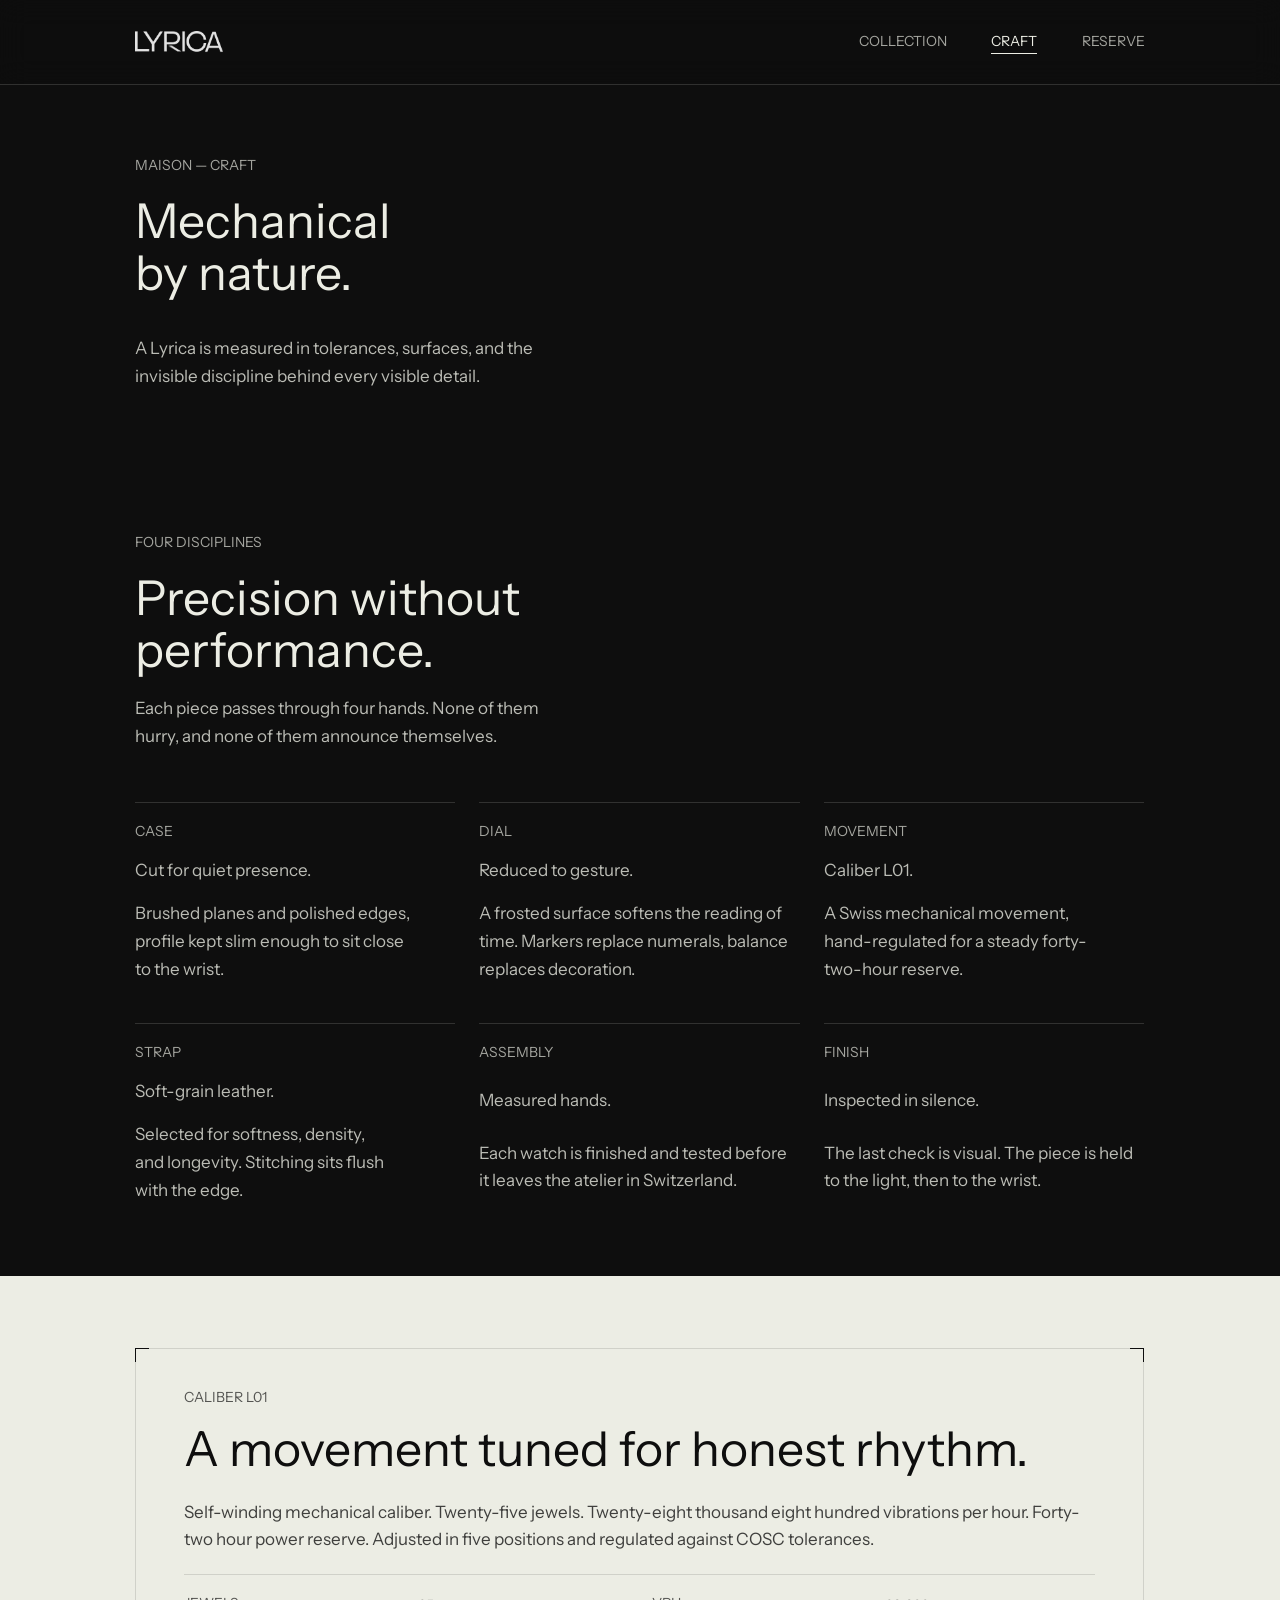
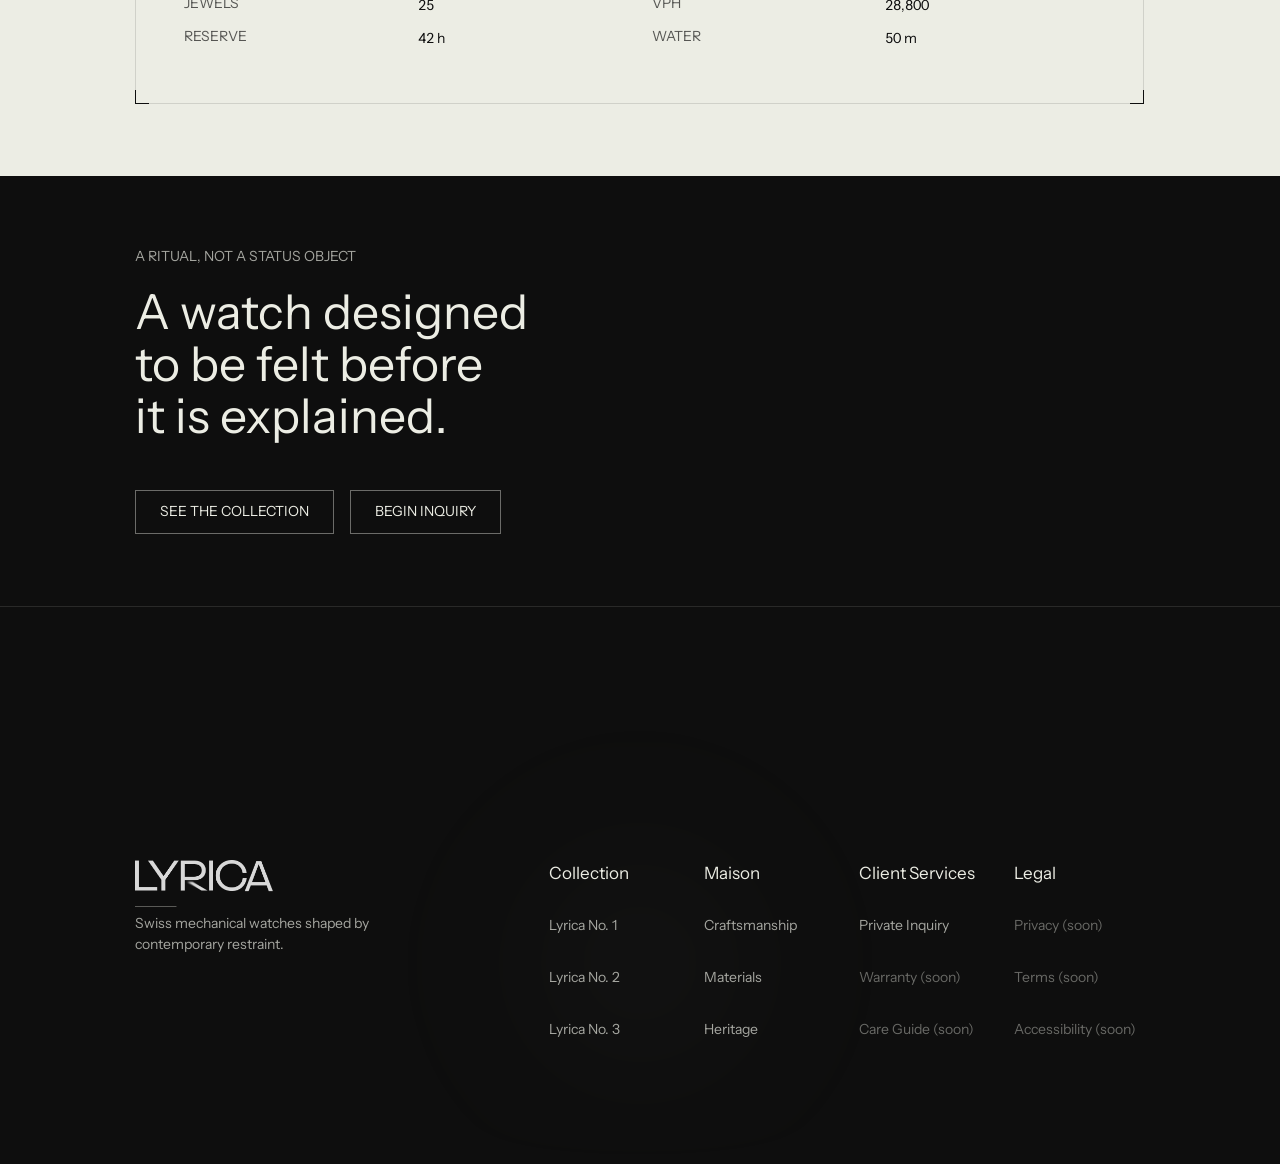
<file: landing-prototype/craft.html>
<!doctype html>
<html lang="en">
  <head>
    <meta charset="UTF-8" />
    <meta name="viewport" content="width=device-width, initial-scale=1.0" />
    <title>Lyrica — Craft</title>
    <meta name="description" content="Mechanical by nature. Assembled in Switzerland with measured discipline." />
    <meta name="theme-color" content="#0e0e0e" />
    <link rel="icon" type="image/png" href="../final-src-branding/second-logo-final@4x.png" />
    <link rel="stylesheet" href="./styles.css?v=7" />
    <link rel="stylesheet" href="./subpages.css?v=6" />
  </head>
  <body class="subpage">
    <a class="skip-link" href="#intro">Skip to content</a>

    <header class="page-header" aria-label="Primary">
      <a class="brand-mark" href="./index.html" aria-label="Lyrica home">
        <img
          src="../final-src-branding/Logo Final-full.png"
          srcset="../final-src-branding/Logo Final-full.png 1x, ../final-src-branding/Logo Final-full@2x.png 2x, ../final-src-branding/Logo Final-full@4x.png 4x"
          alt="Lyrica"
        />
      </a>
      <button
        class="nav-toggle"
        type="button"
        aria-expanded="false"
        aria-controls="primary-nav"
        aria-label="Open navigation"
      >Menu</button>
      <nav class="nav-links" id="primary-nav" aria-label="Sections">
        <a href="./collection.html">Collection</a>
        <a href="./craft.html" aria-current="page">Craft</a>
        <a href="./reserve.html">Reserve</a>
      </nav>
    </header>

    <main class="site-shell">
      <section class="content-section section-dark page-intro" id="intro" aria-labelledby="intro-title">
        <p class="type-label">Maison &mdash; Craft</p>
        <h1 class="type-title" id="intro-title">
          Mechanical by nature.
        </h1>
        <div class="section-copy">
          <p class="type-body">
            A Lyrica is measured in tolerances, surfaces, and the invisible
            discipline behind every visible&nbsp;detail.
          </p>
        </div>
      </section>

      <section class="content-section section-dark craft-pillars" aria-labelledby="pillars-title">
        <p class="type-label">Four disciplines</p>
        <h2 class="type-title" id="pillars-title">
          Precision without performance.
        </h2>
        <div class="section-copy">
          <p class="type-body">
            Each piece passes through four hands. None of them
            hurry, and none of them announce&nbsp;themselves.
          </p>
        </div>

        <div class="pillar-grid">
          <article class="pillar">
            <p class="type-label">Case</p>
            <h3 class="type-body">Cut for quiet presence.</h3>
            <p class="type-body">Brushed planes and polished edges, profile kept slim enough to sit close to the&nbsp;wrist.</p>
          </article>
          <article class="pillar">
            <p class="type-label">Dial</p>
            <h3 class="type-body">Reduced to gesture.</h3>
            <p class="type-body">A frosted surface softens the reading of time. Markers replace numerals, balance replaces&nbsp;decoration.</p>
          </article>
          <article class="pillar">
            <p class="type-label">Movement</p>
            <h3 class="type-body">Caliber L01.</h3>
            <p class="type-body">A Swiss mechanical movement, hand-regulated for a steady forty-two-hour&nbsp;reserve.</p>
          </article>
          <article class="pillar">
            <p class="type-label">Strap</p>
            <h3 class="type-body">Soft-grain leather.</h3>
            <p class="type-body">Selected for softness, density, and longevity. Stitching sits flush with the&nbsp;edge.</p>
          </article>
          <article class="pillar">
            <p class="type-label">Assembly</p>
            <h3 class="type-body">Measured hands.</h3>
            <p class="type-body">Each watch is finished and tested before it leaves the atelier in&nbsp;Switzerland.</p>
          </article>
          <article class="pillar">
            <p class="type-label">Finish</p>
            <h3 class="type-body">Inspected in silence.</h3>
            <p class="type-body">The last check is visual. The piece is held to the light, then to the&nbsp;wrist.</p>
          </article>
        </div>
      </section>

      <section class="content-section section-light" aria-labelledby="proof-title">
        <div class="proof-frame">
          <span class="corner tl" aria-hidden="true"></span>
          <span class="corner tr" aria-hidden="true"></span>
          <span class="corner bl" aria-hidden="true"></span>
          <span class="corner br" aria-hidden="true"></span>
          <p class="type-label">Caliber L01</p>
          <h2 class="type-title" id="proof-title">A movement tuned for honest rhythm.</h2>
          <p class="type-body">
            Self-winding mechanical caliber. Twenty-five jewels. Twenty-eight
            thousand eight hundred vibrations per hour. Forty-two hour power
            reserve. Adjusted in five positions and regulated against COSC&nbsp;tolerances.
          </p>
          <dl class="watch-specs is-quad">
            <dt>Jewels</dt><dd>25</dd>
            <dt>VPH</dt><dd>28,800</dd>
            <dt>Reserve</dt><dd>42 h</dd>
            <dt>Water</dt><dd>50 m</dd>
          </dl>
        </div>
      </section>

      <section class="content-section section-dark page-intro" aria-labelledby="close-title">
        <p class="type-label">A ritual, not a status object</p>
        <h2 class="type-title" id="close-title">
          A watch designed to be felt before it is&nbsp;explained.
        </h2>
        <div class="intro-actions">
          <div class="inquiry-actions">
            <a href="./collection.html">See the Collection</a>
            <a href="./reserve.html">Begin Inquiry</a>
          </div>
        </div>
      </section>

      <footer class="site-footer" aria-label="Footer">
        <div class="footer-brand">
          <a class="footer-logo" href="./index.html" aria-label="Lyrica home">
            <img
              src="../final-src-branding/Logo Final-full.png"
              srcset="../final-src-branding/Logo Final-full.png 1x, ../final-src-branding/Logo Final-full@2x.png 2x, ../final-src-branding/Logo Final-full@4x.png 4x"
              alt="Lyrica"
              loading="lazy"
              decoding="async"
            />
          </a>
          <p>Swiss mechanical watches shaped by contemporary restraint.</p>
        </div>
        <nav class="footer-groups" aria-label="Footer navigation">
          <div>
            <h3>Collection</h3>
            <a href="./collection.html#no1">Lyrica No. 1</a>
            <a href="./collection.html#no2">Lyrica No. 2</a>
            <a href="./collection.html#no3">Lyrica No. 3</a>
          </div>
          <div>
            <h3>Maison</h3>
            <a href="./craft.html">Craftsmanship</a>
            <a href="./craft.html">Materials</a>
            <a href="./index.html#object">Heritage</a>
          </div>
          <div>
            <h3>Client Services</h3>
            <a href="./reserve.html">Private Inquiry</a>
            <span class="footer-disabled" aria-disabled="true">Warranty (soon)</span>
            <span class="footer-disabled" aria-disabled="true">Care Guide (soon)</span>
          </div>
          <div>
            <h3>Legal</h3>
            <span class="footer-disabled" aria-disabled="true">Privacy (soon)</span>
            <span class="footer-disabled" aria-disabled="true">Terms (soon)</span>
            <span class="footer-disabled" aria-disabled="true">Accessibility (soon)</span>
          </div>
        </nav>
      </footer>
    </main>

    <script src="./subpages.js?v=3"></script>
  </body>
</html>
</file>
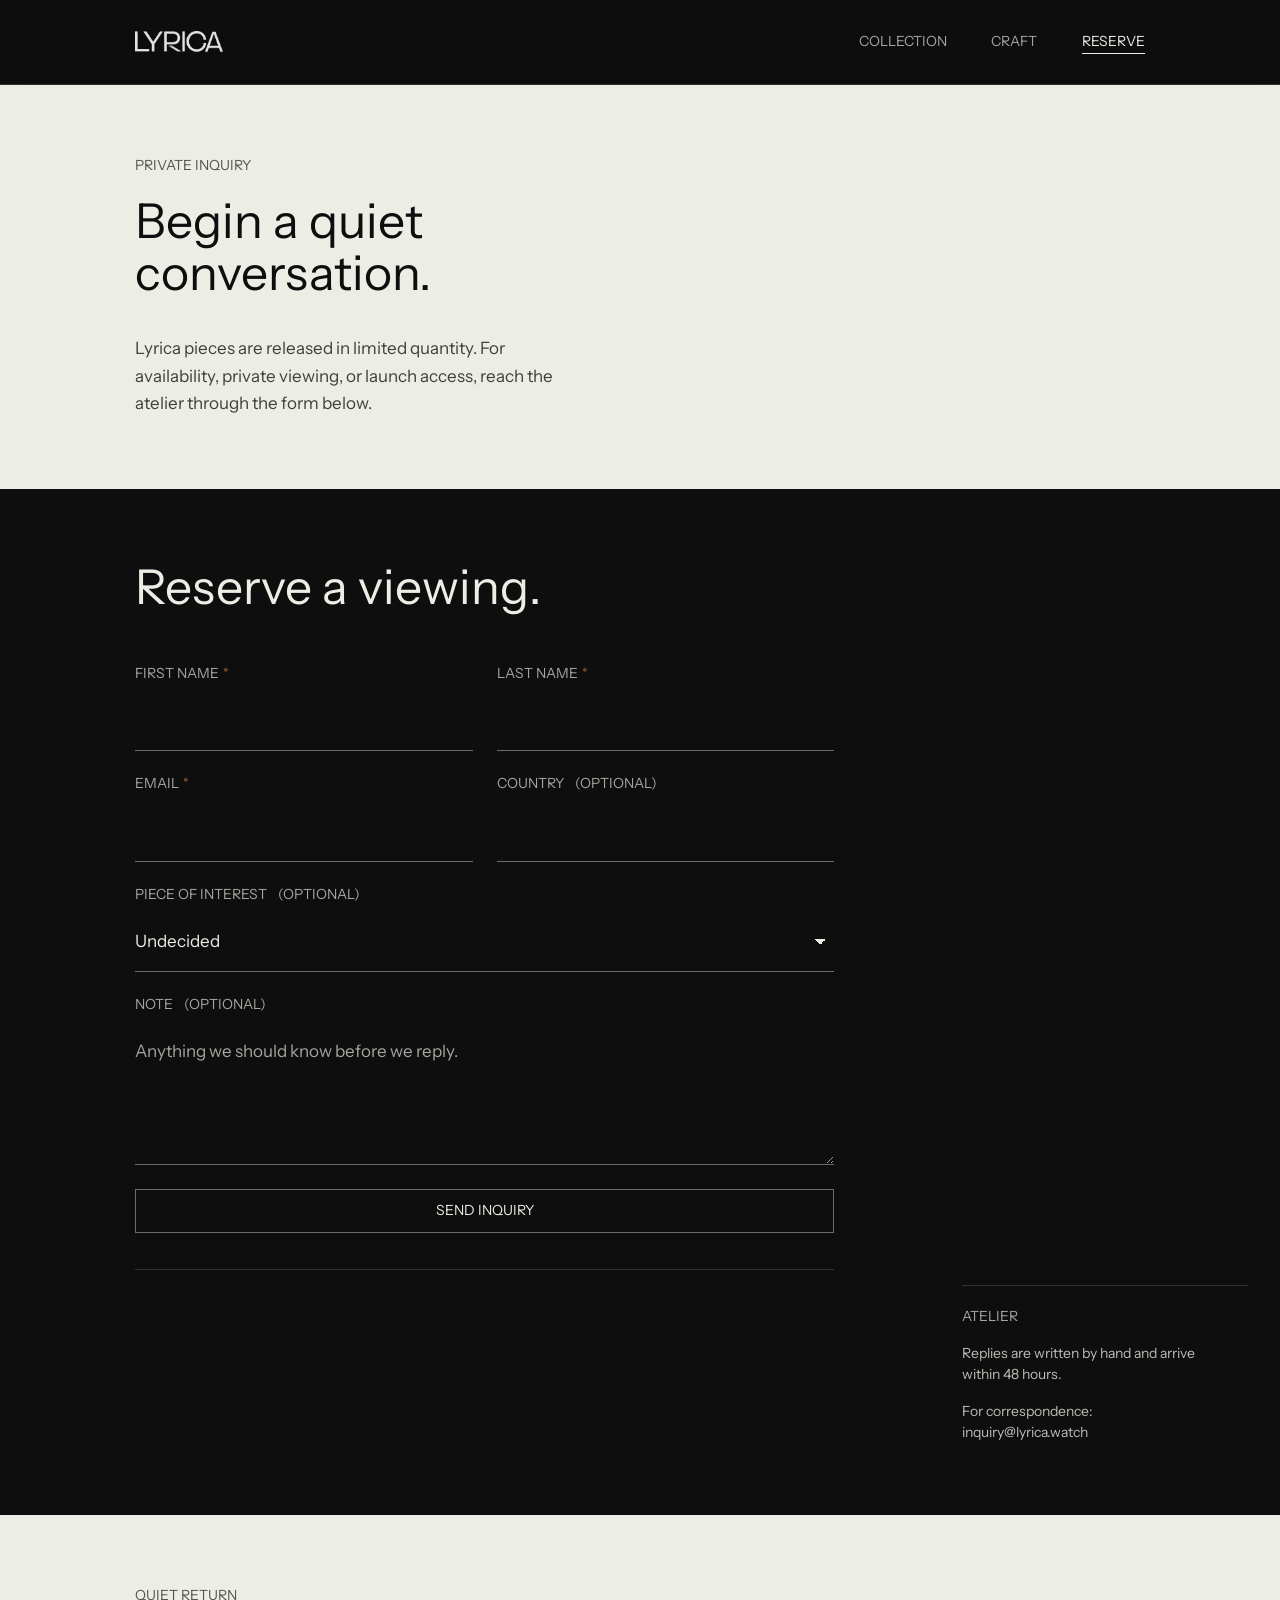
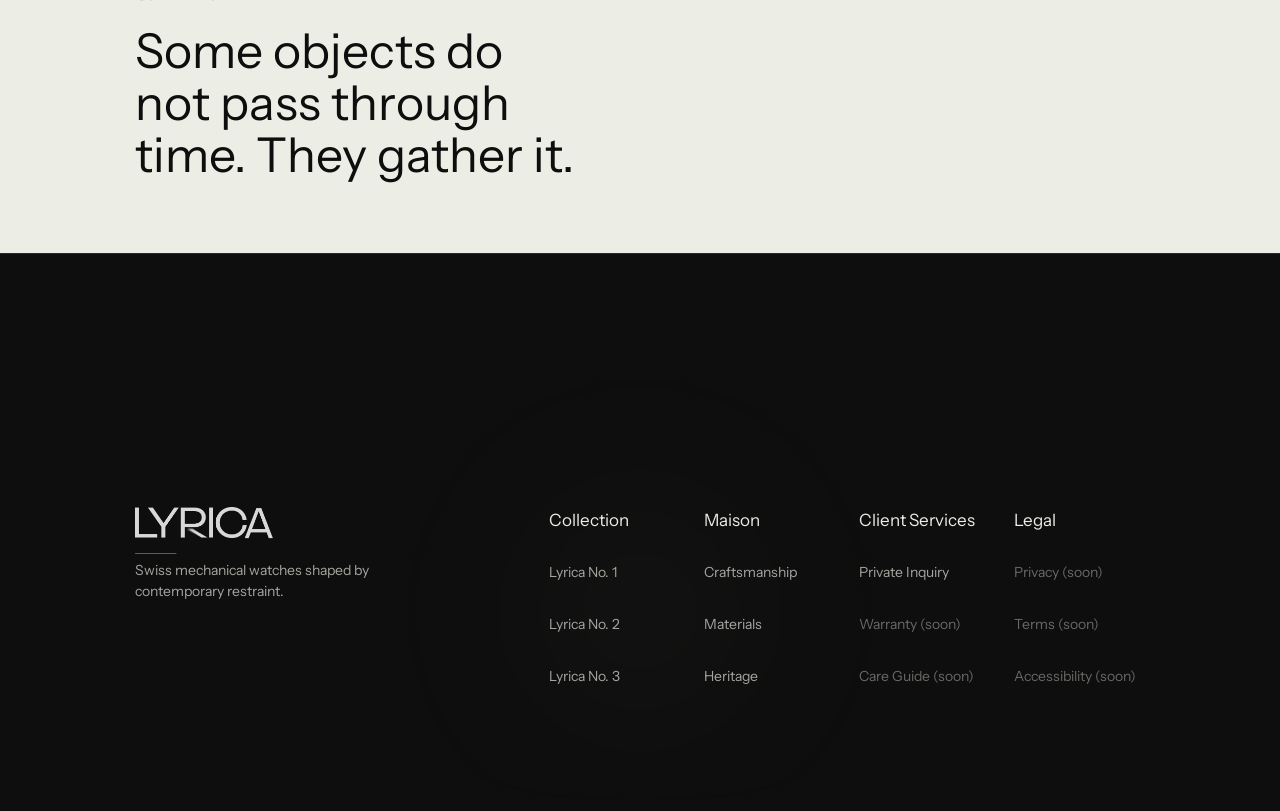
<file: landing-prototype/reserve.html>
<!doctype html>
<html lang="en">
  <head>
    <meta charset="UTF-8" />
    <meta name="viewport" content="width=device-width, initial-scale=1.0" />
    <title>Lyrica — Reserve</title>
    <meta name="description" content="Begin a private inquiry with the Lyrica atelier." />
    <meta name="theme-color" content="#0e0e0e" />
    <link rel="icon" type="image/png" href="../final-src-branding/second-logo-final@4x.png" />
    <link rel="stylesheet" href="./styles.css?v=7" />
    <link rel="stylesheet" href="./subpages.css?v=6" />
  </head>
  <body class="subpage">
    <a class="skip-link" href="#intro">Skip to content</a>

    <header class="page-header" aria-label="Primary">
      <a class="brand-mark" href="./index.html" aria-label="Lyrica home">
        <img
          src="../final-src-branding/Logo Final-full.png"
          srcset="../final-src-branding/Logo Final-full.png 1x, ../final-src-branding/Logo Final-full@2x.png 2x, ../final-src-branding/Logo Final-full@4x.png 4x"
          alt="Lyrica"
        />
      </a>
      <button
        class="nav-toggle"
        type="button"
        aria-expanded="false"
        aria-controls="primary-nav"
        aria-label="Open navigation"
      >Menu</button>
      <nav class="nav-links" id="primary-nav" aria-label="Sections">
        <a href="./collection.html">Collection</a>
        <a href="./craft.html">Craft</a>
        <a href="./reserve.html" aria-current="page">Reserve</a>
      </nav>
    </header>

    <main class="site-shell">
      <section class="content-section section-light page-intro" id="intro" aria-labelledby="intro-title">
        <p class="type-label">Private Inquiry</p>
        <h1 class="type-title" id="intro-title">
          Begin a quiet conversation.
        </h1>
        <div class="section-copy">
          <p class="type-body">
            Lyrica pieces are released in limited quantity. For availability,
            private viewing, or launch access, reach the atelier through the
            form&nbsp;below.
          </p>
        </div>
      </section>

      <section class="content-section section-dark" aria-labelledby="form-title">
        <h2 class="type-title reserve-form-title" id="form-title">
          Reserve a viewing.
        </h2>

        <form class="reserve-form" novalidate>
          <div class="reserve-row">
            <div class="reserve-field">
              <label for="rf-first">First name<span class="req" aria-hidden="true">*</span></label>
              <input id="rf-first" name="first" type="text" autocomplete="given-name" required aria-required="true" />
            </div>
            <div class="reserve-field">
              <label for="rf-last">Last name<span class="req" aria-hidden="true">*</span></label>
              <input id="rf-last" name="last" type="text" autocomplete="family-name" required aria-required="true" />
            </div>
          </div>

          <div class="reserve-row">
            <div class="reserve-field">
              <label for="rf-email">Email<span class="req" aria-hidden="true">*</span></label>
              <input id="rf-email" name="email" type="email" autocomplete="email" required aria-required="true" />
            </div>
            <div class="reserve-field">
              <label for="rf-country">Country <span class="type-label field-meta">(optional)</span></label>
              <input id="rf-country" name="country" type="text" autocomplete="country-name" />
            </div>
          </div>

          <div class="reserve-field">
            <label for="rf-interest">Piece of interest <span class="type-label field-meta">(optional)</span></label>
            <select id="rf-interest" name="interest">
              <option value="undecided">Undecided</option>
              <option value="no1">Lyrica No. 1 &mdash; Clarity</option>
              <option value="no2">Lyrica No. 2 &mdash; Integrity</option>
              <option value="no3">Lyrica No. 3 &mdash; Restraint</option>
            </select>
          </div>

          <div class="reserve-field">
            <label for="rf-note">Note <span class="type-label field-meta">(optional)</span></label>
            <textarea id="rf-note" name="note" rows="4" placeholder="Anything we should know before we reply."></textarea>
          </div>

          <button class="reserve-submit" type="submit">Send Inquiry</button>
        </form>

        <p class="reserve-status" role="status" aria-live="polite"></p>

        <aside class="reserve-aside" aria-label="Atelier contact">
          <p class="type-label">Atelier</p>
          <p class="type-data">Replies are written by hand and arrive within&nbsp;48&nbsp;hours.</p>
          <p class="type-data">For correspondence: <br /><a href="mailto:inquiry@lyrica.watch">inquiry@lyrica.watch</a></p>
        </aside>
      </section>

      <section class="content-section section-light page-intro" aria-labelledby="close-title">
        <p class="type-label">Quiet return</p>
        <h2 class="type-title" id="close-title">
          Some objects do not pass through time. They&nbsp;gather&nbsp;it.
        </h2>
      </section>

      <footer class="site-footer" aria-label="Footer">
        <div class="footer-brand">
          <a class="footer-logo" href="./index.html" aria-label="Lyrica home">
            <img
              src="../final-src-branding/Logo Final-full.png"
              srcset="../final-src-branding/Logo Final-full.png 1x, ../final-src-branding/Logo Final-full@2x.png 2x, ../final-src-branding/Logo Final-full@4x.png 4x"
              alt="Lyrica"
              loading="lazy"
              decoding="async"
            />
          </a>
          <p>Swiss mechanical watches shaped by contemporary restraint.</p>
        </div>
        <nav class="footer-groups" aria-label="Footer navigation">
          <div>
            <h3>Collection</h3>
            <a href="./collection.html#no1">Lyrica No. 1</a>
            <a href="./collection.html#no2">Lyrica No. 2</a>
            <a href="./collection.html#no3">Lyrica No. 3</a>
          </div>
          <div>
            <h3>Maison</h3>
            <a href="./craft.html">Craftsmanship</a>
            <a href="./craft.html">Materials</a>
            <a href="./index.html#object">Heritage</a>
          </div>
          <div>
            <h3>Client Services</h3>
            <a href="./reserve.html">Private Inquiry</a>
            <span class="footer-disabled" aria-disabled="true">Warranty (soon)</span>
            <span class="footer-disabled" aria-disabled="true">Care Guide (soon)</span>
          </div>
          <div>
            <h3>Legal</h3>
            <span class="footer-disabled" aria-disabled="true">Privacy (soon)</span>
            <span class="footer-disabled" aria-disabled="true">Terms (soon)</span>
            <span class="footer-disabled" aria-disabled="true">Accessibility (soon)</span>
          </div>
        </nav>
      </footer>
    </main>

    <script src="./subpages.js?v=3"></script>
  </body>
</html>
</file>
<file: landing-prototype/styles.css>
@import url("https://fonts.googleapis.com/css2?family=Instrument+Sans:wght@200;400&display=swap");

:root {
  --paper-bone: #ecede4;
  --stone-mist: #9a928a;
  --lyrica-ink: #0e0e0e;
  --ember-memory: #9a5a35;
  --ember-readable: #7a3f25;
  --quiet-white: #f7f8f3;
  --deep-glass: #1d1b18;
  --focus-hairline: currentColor;
  --text-muted-light: rgba(14, 14, 14, 0.68);
  --text-soft-light: rgba(14, 14, 14, 0.78);
  --text-muted-dark: rgba(236, 237, 228, 0.68);
  --text-soft-dark: rgba(236, 237, 228, 0.78);
  --line-light: rgba(14, 14, 14, 0.16);
  --line-dark: rgba(236, 237, 228, 0.18);
  --surface-line-light: rgba(14, 14, 14, 0.12);
  --surface-line-dark: rgba(236, 237, 228, 0.16);
  --surface-object-shadow: 0 32px 80px rgba(14, 14, 14, 0.12);
  --surface-object-shadow-dark: 0 38px 90px rgba(0, 0, 0, 0.34);
  --z-video: 0;
  --z-overlay: 1;
  --z-atmosphere: 2;
  --z-content: 3;
  --z-cursor: 4;

  --font-main: "Instrument Sans", "Helvetica Neue", Arial, sans-serif;

  --weight-light: 200;
  --weight-regular: 400;

  --type-display: 112px;
  --type-title: 48px;
  --type-body: 17px;
  --type-data: 14px;
  --type-label: 14px;
  --type-hero: var(--type-display);
  --type-section-title: var(--type-title);
  --type-reading: var(--type-body);
  --type-caption: var(--type-label);

  --lh-display: 0.94;
  --lh-title: 1.08;
  --lh-body: 1.62;
  --lh-data: 1.5;
  --lh-label: 1.28;
  --lh-hero: var(--lh-display);
  --lh-section-title: var(--lh-title);
  --lh-reading: var(--lh-body);
  --lh-caption: var(--lh-label);

  --space-1: 4px;
  --space-2: 8px;
  --space-3: 12px;
  --space-4: 16px;
  --space-5: 20px;
  --space-6: 24px;
  --space-7: 28px;
  --space-8: 32px;
  --space-9: 36px;
  --space-10: 40px;
  --space-11: 44px;
  --space-12: 48px;
  --space-13: 52px;
  --space-14: 56px;
  --space-18: 72px;
  --space-24: 96px;
  --space-28: 112px;

  --grid-columns: 12;
  --grid-margin: 32px;
  --grid-gutter: 24px;
  --section-pad-y: 112px;

  --motion-xs: 160ms;
  --motion-sm: 260ms;
  --motion-md: 620ms;
  --motion-lg: 980ms;
  --motion-xl: 1400ms;
  --ease-return: cubic-bezier(0.23, 1, 0.32, 1);
  --ease-ritual: cubic-bezier(0.77, 0, 0.175, 1);
  --ease-measured: cubic-bezier(0.65, 0, 0.35, 1);
  --opacity-linear: linear;

  --hero-glass-blur: 22px;
  --hero-glass-brightness: 1.08;
  --interaction-x: 50%;
  --interaction-y: 58%;
  --aperture-rx: 0vmin;
  --aperture-ry: 0vmin;
  --cursor-x: 50%;
  --cursor-y: 58%;
  --cursor-opacity: 0;
  --cursor-scale-x: 1;
  --cursor-scale-y: 1;
  --cursor-rotate: 0deg;
  --copy-shift-x: 0px;
  --copy-shift-y: 0px;
  --copy-scroll-y: 0px;
  --copy-scroll-opacity: 1;
  --copy-scroll-blur: 0px;
  --copy-tilt-x: 0deg;
  --copy-tilt-y: 0deg;
  --grain-shift-x: 0px;
  --grain-shift-y: 0px;
  --hero-video-y: 0px;
  --hero-video-scale: 1.01;
  --nav-scroll-y: 0px;
  --nav-scroll-opacity: 1;
  --register-scroll-y: 0px;
  --register-scroll-opacity: 1;
  --clock-scroll-y: 0px;
  --clock-scroll-opacity: 1;
  --hour-hand-angle: 0deg;
  --minute-hand-angle: 0deg;
  --second-hand-angle: 0deg;
  --hour-hand-counter-angle: 0deg;
  --minute-hand-counter-angle: 0deg;
  --second-hand-counter-angle: 0deg;
  --hour-label-x: 18px;
  --minute-label-x: 24px;
  --second-label-x: 20px;
  --hour-label-y: clamp(-220px, -15.2vw, -152px);
  --minute-label-y: clamp(-372px, -26vw, -274px);
  --second-label-y: clamp(-228px, -15.6vw, -148px);
}

*,
*::before,
*::after {
  box-sizing: border-box;
}

html {
  background: var(--lyrica-ink);
  color: var(--paper-bone);
}

body {
  margin: 0;
  min-width: 320px;
  font-family: var(--font-main);
  font-weight: var(--weight-light);
  letter-spacing: 0;
  background: var(--lyrica-ink);
  overflow-x: clip;
}

a {
  color: inherit;
  text-decoration: none;
}

a:focus-visible {
  outline: 1px solid var(--focus-hairline);
  outline-offset: 4px;
}

.skip-link {
  position: fixed;
  top: var(--space-2);
  left: var(--space-2);
  z-index: 1000;
  padding: var(--space-3) var(--space-5);
  background: var(--lyrica-ink);
  color: var(--paper-bone);
  font-size: var(--type-label);
  line-height: var(--lh-label);
  font-weight: var(--weight-regular);
  letter-spacing: 0;
  text-transform: uppercase;
  transform: translate3d(0, calc(-100% - var(--space-4)), 0);
  transition: transform var(--motion-xs) var(--ease-return);
}

.skip-link:focus,
.skip-link:focus-visible {
  transform: translate3d(0, 0, 0);
  outline: 1px solid var(--paper-bone);
  outline-offset: 4px;
}

img,
video {
  display: block;
  max-width: 100%;
}

.site-shell {
  overflow: visible;
  background: var(--lyrica-ink);
}

.hero {
  position: relative;
  width: 100vw;
  height: 100vh;
  height: 100svh;
  isolation: isolate;
  overflow: hidden;
  display: grid;
  grid-template-columns: repeat(var(--grid-columns), minmax(0, 1fr));
  grid-template-rows: auto repeat(10, minmax(0, 1fr));
  column-gap: var(--grid-gutter);
  padding: var(--space-7) var(--grid-margin) var(--space-8);
  color: var(--lyrica-ink);
  background: var(--quiet-white);
}

.hero::after {
  content: "";
  position: absolute;
  inset: 90% 0 0;
  z-index: var(--z-atmosphere);
  pointer-events: none;
  background: linear-gradient(0deg, var(--paper-bone) 0%, rgba(236, 237, 228, 0) 100%);
}

.hero-video {
  position: absolute;
  inset: 0;
  z-index: var(--z-video);
  width: 100%;
  height: 100%;
  object-fit: cover;
  filter: none;
  opacity: 1;
  transform: translate3d(0, var(--hero-video-y), 0) scale(var(--hero-video-scale));
  transform-origin: center;
  will-change: transform;
}

.hero-overlay {
  position: absolute;
  inset: 0;
  z-index: var(--z-overlay);
  pointer-events: none;
  overflow: hidden;
  background:
    radial-gradient(circle at 48% 57%, rgba(247, 248, 243, 0.16), transparent 34%),
    linear-gradient(180deg, rgba(247, 248, 243, 0.24), rgba(247, 248, 243, 0.4) 72%, rgba(236, 237, 228, 0.56)),
    rgba(247, 248, 243, 0.24);
  backdrop-filter:
    blur(var(--hero-glass-blur))
    brightness(var(--hero-glass-brightness))
    contrast(0.78)
    saturate(0.78);
  -webkit-backdrop-filter:
    blur(var(--hero-glass-blur))
    brightness(var(--hero-glass-brightness))
    contrast(0.78)
    saturate(0.78);
  -webkit-mask-image:
    radial-gradient(
      ellipse var(--aperture-rx) var(--aperture-ry) at var(--interaction-x) var(--interaction-y),
      rgba(0, 0, 0, 0.14) 0 12%,
      rgba(0, 0, 0, 0.18) 28%,
      rgba(0, 0, 0, 0.32) 48%,
      rgba(0, 0, 0, 0.54) 68%,
      rgba(0, 0, 0, 0.78) 86%,
      rgba(0, 0, 0, 0.94) 97%,
      #000 100%
    );
  mask-image:
    radial-gradient(
      ellipse var(--aperture-rx) var(--aperture-ry) at var(--interaction-x) var(--interaction-y),
      rgba(0, 0, 0, 0.14) 0 12%,
      rgba(0, 0, 0, 0.18) 28%,
      rgba(0, 0, 0, 0.32) 48%,
      rgba(0, 0, 0, 0.54) 68%,
      rgba(0, 0, 0, 0.78) 86%,
      rgba(0, 0, 0, 0.94) 97%,
      #000 100%
    );
  -webkit-mask-repeat: no-repeat;
  mask-repeat: no-repeat;
  -webkit-mask-size: 100% 100%;
  mask-size: 100% 100%;
}

.hero-overlay::after {
  content: "";
  position: absolute;
  inset: 0;
  pointer-events: none;
  z-index: 1;
  opacity: 1;
  background:
    radial-gradient(circle, rgba(14, 14, 14, 0.08) 0 0.42px, transparent 0.7px),
    radial-gradient(circle, rgba(247, 248, 243, 0.13) 0 0.36px, transparent 0.68px);
  background-position:
    var(--grain-shift-x) var(--grain-shift-y),
    calc(var(--grain-shift-x) + 19px) calc(var(--grain-shift-y) + 11px);
  background-size:
    7px 7px,
    11px 11px;
  filter: none;
  mix-blend-mode: soft-light;
}

.hero-cursor {
  position: absolute;
  left: var(--cursor-x);
  top: var(--cursor-y);
  z-index: var(--z-cursor);
  width: 46px;
  height: 46px;
  pointer-events: none;
  opacity: var(--cursor-opacity);
  transform:
    translate3d(-50%, -50%, 0)
    rotate(var(--cursor-rotate))
    scale(var(--cursor-scale-x), var(--cursor-scale-y));
  transform-origin: center;
  transition: opacity var(--motion-sm) var(--ease-return);
  will-change: transform, opacity;
  mix-blend-mode: difference;
}

.hero-cursor::before,
.hero-cursor::after {
  content: "";
  position: absolute;
  inset: 0;
  border-radius: 999px;
}

.hero-cursor::before {
  border: 1px solid rgba(255, 255, 255, 0.78);
  box-shadow:
    0 0 0 1px rgba(255, 255, 255, 0.16),
    inset 0 0 18px rgba(255, 255, 255, 0.12),
    0 0 24px rgba(255, 255, 255, 0.16);
}

.hero-cursor::after {
  inset: 20px;
  background: rgba(255, 255, 255, 0.84);
}

.hero-clock {
  position: absolute;
  inset: 0;
  z-index: var(--z-atmosphere);
  display: grid;
  grid-template-columns: repeat(var(--grid-columns), minmax(0, 1fr));
  grid-template-rows: auto repeat(10, minmax(0, 1fr));
  column-gap: var(--grid-gutter);
  padding: var(--space-7) var(--grid-margin) var(--space-8);
  pointer-events: none;
  opacity: var(--clock-scroll-opacity);
  transform: translate3d(0, var(--clock-scroll-y), 0);
  will-change: transform, opacity;
  mix-blend-mode: multiply;
}

.clock-hand {
  position: relative;
  align-self: center;
  justify-self: center;
  width: clamp(292px, 30vw, 468px);
  height: clamp(292px, 30vw, 468px);
  opacity: 0.52;
}

.clock-hand::before,
.clock-hand::after {
  content: "";
  position: absolute;
  left: 50%;
  top: 50%;
  border-radius: 999px;
  transform-origin: 50% 88%;
  will-change: transform;
}

.clock-hand::before {
  width: 16px;
  height: 54%;
  background:
    linear-gradient(
      180deg,
      rgba(14, 14, 14, 0.62) 0%,
      rgba(14, 14, 14, 0.28) 76%,
      rgba(14, 14, 14, 0) 100%
    );
  box-shadow:
    0 8px 28px rgba(14, 14, 14, 0.18),
    0 0 18px rgba(247, 248, 243, 0.2);
  filter: blur(2.2px) saturate(0.82);
}

.clock-hand::after {
  width: 34px;
  height: 58%;
  background: rgba(14, 14, 14, 0.18);
  filter: blur(18px) saturate(0.82);
}

.clock-hand-hour {
  grid-column: 2 / span 3;
  grid-row: 4 / span 2;
}

.clock-hand-hour::before {
  height: 42%;
  transform: translate3d(-50%, -88%, 0) rotate(var(--hour-hand-angle));
}

.clock-hand-hour::after {
  height: 46%;
  transform: translate3d(-50%, -88%, 0) rotate(var(--hour-hand-angle));
}

.clock-hand-minute {
  grid-column: 9 / span 3;
  grid-row: 6 / span 3;
  width: clamp(360px, 38vw, 610px);
  height: clamp(360px, 38vw, 610px);
  opacity: 0.58;
}

.clock-hand-minute::before {
  height: 58%;
  transform: translate3d(-50%, -88%, 0) rotate(var(--minute-hand-angle));
}

.clock-hand-minute::after {
  height: 62%;
  transform: translate3d(-50%, -88%, 0) rotate(var(--minute-hand-angle));
}

.clock-hand-second {
  grid-column: 2 / span 4;
  grid-row: 9 / span 2;
  align-self: start;
  justify-self: center;
  width: clamp(248px, 24vw, 380px);
  height: clamp(248px, 24vw, 380px);
  opacity: 0.5;
}

.clock-hand-second::before {
  width: 3px;
  height: 64%;
  background:
    linear-gradient(
      180deg,
      rgba(14, 14, 14, 0.72) 0%,
      rgba(14, 14, 14, 0.5) 62%,
      rgba(14, 14, 14, 0) 100%
    );
  box-shadow:
    0 6px 18px rgba(14, 14, 14, 0.12),
    0 0 12px rgba(247, 248, 243, 0.18);
  filter: blur(0.8px) saturate(0.82);
  transform: translate3d(-50%, -88%, 0) rotate(var(--second-hand-angle));
}

.clock-hand-second::after {
  width: 9px;
  height: 66%;
  background: rgba(14, 14, 14, 0.12);
  filter: blur(9px);
  transform: translate3d(-50%, -88%, 0) rotate(var(--second-hand-angle));
}

.clock-time-label {
  position: absolute;
  left: 50%;
  top: 50%;
  z-index: var(--z-content);
  width: 54px;
  height: 22px;
  overflow: hidden;
  font-size: var(--type-data);
  line-height: 22px;
  font-weight: var(--weight-regular);
  font-variant-numeric: tabular-nums;
  letter-spacing: 0;
  text-align: center;
  color: rgba(14, 14, 14, 0.64);
  filter: blur(0.58px);
  opacity: 0.82;
  text-shadow:
    0 10px 30px rgba(14, 14, 14, 0.14),
    0 0 22px rgba(247, 248, 243, 0.34);
}

.clock-label-track {
  display: grid;
  grid-template-rows: 22px 22px;
  transition:
    transform var(--motion-sm) var(--ease-return),
    opacity var(--motion-sm) var(--ease-return);
  transform: translate3d(0, 0, 0);
  will-change: transform;
}

.clock-label-track span {
  display: block;
  height: 22px;
}

.clock-time-label.is-rolling .clock-label-track {
  transform: translate3d(0, -22px, 0);
}

.clock-hand-hour .clock-time-label {
  transform:
    translate3d(-50%, -50%, 0)
    rotate(var(--hour-hand-angle))
    translate3d(var(--hour-label-x), var(--hour-label-y), 0)
    rotate(var(--hour-hand-counter-angle));
}

.clock-hand-minute .clock-time-label {
  transform:
    translate3d(-50%, -50%, 0)
    rotate(var(--minute-hand-angle))
    translate3d(var(--minute-label-x), var(--minute-label-y), 0)
    rotate(var(--minute-hand-counter-angle));
}

.clock-hand-second .clock-time-label {
  width: 46px;
  height: 20px;
  font-size: var(--type-caption);
  line-height: 20px;
  opacity: 0.68;
  transform:
    translate3d(-50%, -50%, 0)
    rotate(var(--second-hand-angle))
    translate3d(var(--second-label-x), var(--second-label-y), 0)
    rotate(var(--second-hand-counter-angle));
}

.clock-hand-second .clock-label-track {
  grid-template-rows: 20px 20px;
}

.clock-hand-second .clock-label-track span {
  height: 20px;
}

.clock-hand-second .clock-time-label.is-rolling .clock-label-track {
  transform: translate3d(0, -20px, 0);
}

.hero-nav {
  position: relative;
  z-index: var(--z-content);
  grid-column: 1 / -1;
  grid-row: 1;
  display: grid;
  grid-template-columns: repeat(var(--grid-columns), minmax(0, 1fr));
  column-gap: var(--grid-gutter);
  align-items: center;
  opacity: var(--nav-scroll-opacity);
  transform: translate3d(0, var(--nav-scroll-y), 0);
  will-change: transform, opacity;
}

@media (pointer: fine) {
  .hero {
    cursor: none;
  }

  .hero a {
    cursor: none;
  }
}

.brand-mark {
  grid-column: 2 / span 2;
  width: 88px;
  filter: none;
}

.brand-mark img {
  width: 100%;
  height: auto;
}

.nav-links {
  grid-column: 9 / span 3;
  justify-self: stretch;
  display: flex;
  justify-content: space-between;
  align-items: center;
  gap: var(--grid-gutter);
  font-size: var(--type-caption);
  line-height: var(--lh-caption);
  font-weight: var(--weight-regular);
  text-transform: uppercase;
  mix-blend-mode: difference;
}

.nav-links a {
  display: inline-flex;
  min-height: var(--space-11);
  min-width: var(--space-11);
  align-items: center;
  color: rgba(255, 255, 255, 0.86);
  transition:
    color var(--motion-xs) var(--ease-return),
    opacity var(--motion-xs) var(--ease-return),
    transform var(--motion-xs) var(--ease-return);
}

.nav-links a:focus-visible {
  color: rgba(255, 255, 255, 1);
}

@media (hover: hover) and (pointer: fine) {
  .nav-links a:hover {
    color: rgba(255, 255, 255, 1);
    transform: translate3d(0, -1px, 0);
  }
}

.hero-copy {
  position: relative;
  z-index: var(--z-content);
  grid-column: 2 / span 4;
  grid-row: 7 / span 2;
  align-self: start;
  width: 100%;
  margin: 0;
  text-align: left;
  transform:
    perspective(900px)
    translate3d(var(--copy-shift-x), calc(var(--copy-shift-y) + var(--copy-scroll-y)), 0)
    rotateX(var(--copy-tilt-x))
    rotateY(var(--copy-tilt-y));
  transform-origin: left center;
  opacity: var(--copy-scroll-opacity);
  filter: blur(var(--copy-scroll-blur));
  will-change: transform, opacity, filter;
}

.type-label {
  margin: 0;
  font-size: var(--type-caption);
  line-height: var(--lh-caption);
  font-weight: var(--weight-regular);
  letter-spacing: 0;
  text-transform: uppercase;
  text-wrap: balance;
}

.type-display {
  margin: 0;
  font-size: var(--type-hero);
  line-height: var(--lh-hero);
  font-weight: var(--weight-regular);
  letter-spacing: 0;
  text-wrap: balance;
}

.type-display span {
  display: block;
}

.type-body {
  margin: 0;
  max-width: 420px;
  font-size: var(--type-reading);
  line-height: var(--lh-reading);
  font-weight: var(--weight-light);
  color: var(--text-soft-light);
  text-wrap: pretty;
}

.hero-title {
  max-width: 430px;
}

.hero-title span {
  display: block;
}

.copy-fragment {
  --fragment-blur: 0px;
  --fragment-opacity: 1;
  filter: blur(var(--fragment-blur));
  opacity: var(--fragment-opacity);
  will-change: filter, opacity;
}

.hero-title .copy-fragment {
  display: block;
}

.hero-body .copy-fragment {
  display: inline-block;
}

.hero-body {
  margin: var(--space-5) 0 0;
  max-width: 330px;
}

.hero-register {
  position: relative;
  z-index: var(--z-content);
  grid-column: 2 / 12;
  grid-row: 11;
  align-self: end;
  justify-self: stretch;
  display: grid;
  grid-template-columns: repeat(10, minmax(0, 1fr));
  column-gap: var(--grid-gutter);
  align-items: end;
  width: 100%;
  font-size: var(--type-label);
  line-height: var(--lh-label);
  font-weight: var(--weight-light);
  text-transform: none;
  color: var(--text-muted-light);
  opacity: var(--register-scroll-opacity);
  transform: translate3d(0, var(--register-scroll-y), 0);
  will-change: transform, opacity;
}

.register-token {
  display: block;
  min-width: 0;
  letter-spacing: 0;
  white-space: nowrap;
}

.register-token-swiss {
  grid-column: 1;
  justify-self: start;
  font-weight: var(--weight-regular);
}

.register-token-credibility {
  grid-column: 2;
  justify-self: start;
}

.register-token-contemporary {
  grid-column: 5;
  justify-self: start;
}

.register-token-restraint {
  grid-column: 6;
  justify-self: start;
}

.register-token-ritual {
  grid-column: 9;
  justify-self: start;
  font-weight: var(--weight-regular);
}

.type-title {
  max-width: none;
  margin: 0;
  font-size: var(--type-section-title);
  line-height: var(--lh-section-title);
  font-weight: var(--weight-regular);
  letter-spacing: 0;
  text-wrap: balance;
}

.content-section,
.site-footer {
  position: relative;
  display: grid;
  grid-template-columns: repeat(var(--grid-columns), minmax(0, 1fr));
  align-content: center;
  column-gap: var(--grid-gutter);
  row-gap: var(--space-7);
  padding: var(--section-pad-y) var(--grid-margin);
  overflow: hidden;
}

.content-section {
  min-height: 86svh;
}

.section-light {
  color: var(--lyrica-ink);
  background: var(--paper-bone);
}

.section-dark {
  color: var(--paper-bone);
  background: var(--lyrica-ink);
  background-size: auto;
}

.content-section > *,
.site-footer > * {
  opacity: 0;
  transform: translate3d(0, 32px, 0);
  transition:
    opacity var(--motion-md) var(--ease-return),
    transform var(--motion-md) var(--ease-return);
  will-change: transform, opacity;
}

.content-section > :nth-child(2),
.site-footer > :nth-child(2) {
  transition-delay: 90ms;
}

.content-section > :nth-child(n + 3) {
  transition-delay: var(--motion-xs);
}

.content-section.is-visible > *,
.site-footer.is-visible > * {
  opacity: 1;
  transform: translate3d(0, 0, 0);
}

.content-section .type-title {
  grid-column: 5 / span 6;
}

.content-section .section-copy {
  grid-column: 5 / span 4;
  display: grid;
  gap: var(--space-5);
  max-width: 520px;
}

.section-dark .type-body {
  color: var(--text-soft-dark);
}

.brand-statement {
  --brand-entry-title-y: 42px;
  --brand-scroll-title-y: 0px;
  --brand-title-focus-blur: 18px;
  --brand-scroll-blur: 0px;
  --brand-title-scroll-scale: 1;
  --brand-entry-copy-y: 28px;
  --brand-scroll-copy-y: 0px;
  --brand-copy-scroll-blur: 0px;
  --brand-field-opacity: 0;
  --brand-follow-x: 58%;
  --brand-follow-y: 48%;
  --brand-follow-rotate: -2deg;
  --brand-follow-scale: 0.96;
  --brand-follow-skew: 0deg;
  --brand-follow-opacity: 0;
  --brand-follow-blur: 4px;
  min-height: 104svh;
  align-content: center;
  background:
    radial-gradient(
      ellipse at 18% 58%,
      rgba(247, 248, 243, 0.8),
      rgba(236, 237, 228, 0) 46%
    ),
    var(--paper-bone);
}

.brand-statement::before {
  content: "";
  position: absolute;
  left: 11%;
  top: 28%;
  width: min(32vw, 420px);
  aspect-ratio: 1;
  border-radius: 999px;
  pointer-events: none;
  opacity: var(--brand-field-opacity);
  background:
    radial-gradient(circle, rgba(247, 248, 243, 0.72), rgba(154, 146, 138, 0.1) 52%, transparent 68%);
  filter: blur(20px);
  transform: translate3d(0, calc(var(--brand-scroll-title-y) * -0.28), 0);
  transition:
    opacity var(--motion-lg) var(--ease-return),
    transform var(--motion-lg) var(--ease-return);
  will-change: opacity, transform;
}

.brand-follow {
  position: absolute;
  left: 0;
  top: 0;
  z-index: 1;
  width: clamp(170px, 24vw, 360px);
  margin: 0;
  pointer-events: none;
  opacity: var(--brand-follow-opacity);
  filter:
    blur(var(--brand-follow-blur))
    saturate(0.88)
    contrast(0.94);
  mix-blend-mode: multiply;
  transform:
    translate3d(var(--brand-follow-x), var(--brand-follow-y), 0)
    translate3d(-50%, -50%, 0)
    rotate(var(--brand-follow-rotate))
    skewX(var(--brand-follow-skew))
    scale(var(--brand-follow-scale));
  transition:
    opacity var(--motion-md) var(--ease-return),
    filter var(--motion-md) var(--ease-return);
  will-change: transform, opacity, filter;
}

.brand-follow img {
  display: block;
  width: 100%;
  height: auto;
}

.brand-statement.is-visible {
  --brand-entry-title-y: 0px;
  --brand-entry-copy-y: 0px;
  --brand-title-focus-blur: 0px;
  --brand-field-opacity: 0.7;
  --brand-follow-opacity: 0.18;
}

.brand-statement.is-visible .brand-follow {
  opacity: var(--brand-follow-opacity);
  transform:
    translate3d(var(--brand-follow-x), var(--brand-follow-y), 0)
    translate3d(-50%, -50%, 0)
    rotate(var(--brand-follow-rotate))
    skewX(var(--brand-follow-skew))
    scale(var(--brand-follow-scale));
}

.brand-statement .type-display {
  grid-column: 2 / span 8;
  position: relative;
  z-index: 2;
  max-width: none;
  display: grid;
  gap: var(--space-1);
  opacity: 0.1;
  filter: blur(calc(var(--brand-title-focus-blur) + var(--brand-scroll-blur)));
  transform:
    translate3d(0, calc(var(--brand-entry-title-y) + var(--brand-scroll-title-y)), 0)
    scale(var(--brand-title-scroll-scale));
  transition:
    opacity var(--motion-lg) var(--ease-return),
    filter var(--motion-lg) var(--ease-return),
    transform var(--motion-lg) var(--ease-return);
  will-change: transform, opacity, filter;
}

.brand-statement .type-display span {
  display: block;
}

.brand-statement .type-display span:nth-child(2) {
  transform: translate3d(0, calc(var(--brand-entry-title-y) * 0.08), 0);
  transition: transform var(--motion-lg) var(--ease-return);
}

.brand-statement .type-display span:nth-child(3) {
  transform: translate3d(0, calc(var(--brand-entry-title-y) * 0.16), 0);
  transition: transform var(--motion-lg) var(--ease-return);
}

.brand-statement.is-visible .type-display {
  opacity: 1;
  filter: blur(var(--brand-scroll-blur));
}

.brand-statement.is-visible .type-title span {
  transform: translate3d(0, 0, 0);
}

.brand-statement .section-copy {
  grid-column: 8 / span 4;
  position: relative;
  z-index: 2;
  align-self: end;
  opacity: 0;
  transform: translate3d(0, calc(var(--brand-entry-copy-y) + var(--brand-scroll-copy-y)), 0);
  filter: blur(calc(8px + var(--brand-copy-scroll-blur)));
  transition:
    opacity var(--motion-lg) var(--ease-return) var(--motion-xs),
    filter var(--motion-lg) var(--ease-return) var(--motion-xs),
    transform var(--motion-lg) var(--ease-return) var(--motion-xs);
  will-change: transform, opacity, filter;
}

.brand-statement.is-visible .section-copy {
  opacity: 1;
  filter: blur(var(--brand-copy-scroll-blur));
}

.collection-overview {
  align-content: start;
  min-height: 110svh;
}

.collection-overview .type-title {
  grid-column: 2 / span 4;
}

.collection-overview > .section-copy {
  grid-column: 7 / span 4;
}

.collection-grid {
  grid-column: 2 / 12;
  display: grid;
  grid-template-columns: repeat(3, minmax(0, 1fr));
  column-gap: var(--grid-gutter);
  align-items: start;
  margin-top: clamp(72px, 8vw, 128px);
}

.collection-card {
  --collection-info-width: clamp(180px, 64%, 240px);
  --collection-scroll-y: 18px;
  --collection-scroll-scale: 0.975;
  display: grid;
  grid-template-rows: auto auto auto auto;
  row-gap: var(--space-3);
  min-width: 0;
}

.collection-card h3,
.footer-groups h3 {
  margin: 0;
  font-size: var(--type-reading);
  line-height: var(--lh-reading);
  font-weight: var(--weight-regular);
  letter-spacing: 0;
}

.collection-card h3 {
  justify-self: center;
  width: var(--collection-info-width);
  text-wrap: balance;
}

.collection-card .type-label {
  justify-self: center;
  width: var(--collection-info-width);
  margin-top: var(--space-2);
  color: var(--text-muted-light);
}

.collection-meta {
  justify-self: center;
  display: grid;
  gap: 2px;
  width: var(--collection-info-width);
  min-height: 36px;
  margin: 0;
  color: var(--text-muted-light);
  font-size: var(--type-data);
  line-height: var(--lh-data);
  font-weight: var(--weight-regular);
  font-variant-numeric: tabular-nums lining-nums;
}

.collection-meta span {
  display: block;
}

.collection-media {
  position: relative;
  min-height: clamp(390px, 42vw, 620px);
  overflow: visible;
  background: transparent;
  border: 0;
  transform:
    translate3d(0, var(--collection-scroll-y), 0)
    scale(var(--collection-scroll-scale));
  transform-origin: center 58%;
  transition: transform var(--motion-md) var(--ease-return);
  will-change: transform;
}

.collection-media img {
  position: absolute;
  left: 50%;
  top: 50%;
  width: 88%;
  height: 92%;
  object-fit: contain;
  transform: translate3d(-50%, -50%, 0);
  filter:
    drop-shadow(0 22px 42px rgba(14, 14, 14, 0.14))
    saturate(0.92)
    contrast(0.98);
  transition:
    filter var(--motion-md) var(--ease-return),
    transform var(--motion-md) var(--ease-return);
  will-change: transform, filter;
}

.collection-card:hover .collection-media img,
.collection-card:focus-within .collection-media img {
  transform: translate3d(-50%, calc(-50% - 8px), 0) scale(1.018);
  filter:
    drop-shadow(0 34px 54px rgba(14, 14, 14, 0.16))
    saturate(0.94)
    contrast(0.99);
}

.collection-card:nth-child(1) .collection-media {
  background: transparent;
}

.collection-card:nth-child(2) .collection-media {
  background: transparent;
}

.collection-card:nth-child(3) .collection-media {
  background: transparent;
}

.design-language {
  --dial-composition-height: min(70vw, 760px);
  --dial-size: min(62vw, 680px);
  --dial-radius: calc(var(--dial-size) * 0.447);
  --dial-x: 50%;
  --dial-y: 50%;
  --dial-word-size: clamp(84px, 15vw, 214px);
  --silence-x: calc((100% - (9 * var(--grid-gutter))) / 10 + var(--grid-gutter));
  --silence-y: 5%;
  --gesture-x: 34%;
  --gesture-y: 14%;
  min-height: auto;
  padding-block: var(--space-12);
  align-content: center;
  overflow: hidden;
}

.design-language .type-title {
  grid-column: 2 / span 4;
  position: relative;
  z-index: 3;
  align-self: start;
}

.design-language .section-copy {
  grid-column: 2 / span 4;
  grid-row: 1 / span 2;
  position: relative;
  z-index: 3;
  align-self: end;
  margin-bottom: 0;
}

.dial-study {
  position: relative;
  grid-column: 2 / 12;
  grid-row: 1 / span 2;
  aspect-ratio: 1.55 / 1;
  align-self: center;
  min-height: var(--dial-composition-height);
  margin: 0;
  z-index: 2;
}

.dial-background-word {
  --dial-mask-x: -200vw;
  --dial-mask-y: -200vh;
  --dial-mask-r: 32px;
  position: absolute;
  z-index: 1;
  color: rgba(14, 14, 14, 0.86);
  font-size: var(--dial-word-size);
  line-height: 0.84;
  padding-bottom: 0.24em;
  font-weight: var(--weight-regular);
  letter-spacing: 0;
  white-space: nowrap;
  opacity: 0.78;
  -webkit-mask-image:
    radial-gradient(
      circle at var(--dial-mask-x) var(--dial-mask-y),
      transparent 0 calc(var(--dial-mask-r) - 18px),
      rgba(0, 0, 0, 0.18) calc(var(--dial-mask-r) - 8px),
      #000 var(--dial-mask-r)
    );
  mask-image:
    radial-gradient(
      circle at var(--dial-mask-x) var(--dial-mask-y),
      transparent 0 calc(var(--dial-mask-r) - 18px),
      rgba(0, 0, 0, 0.18) calc(var(--dial-mask-r) - 8px),
      #000 var(--dial-mask-r)
    );
  pointer-events: none;
}

.dial-background-word.word-top {
  left: var(--silence-x);
  top: var(--silence-y);
}

.dial-background-word.word-bottom {
  left: var(--gesture-x);
  bottom: var(--gesture-y);
}

.dial-glass,
.dial-lens {
  --dial-glass-blur: 88px;
  position: absolute;
  left: var(--dial-x);
  top: var(--dial-y);
  width: var(--dial-size);
  aspect-ratio: 1;
  border-radius: 999px;
  transform: translate3d(-50%, -50%, 0);
}

.dial-glass {
  z-index: 2;
  overflow: hidden;
  background: rgba(247, 248, 243, 0.12);
  -webkit-backdrop-filter: blur(var(--dial-glass-blur)) brightness(1.1) contrast(0.58) saturate(0.76);
  backdrop-filter: blur(var(--dial-glass-blur)) brightness(1.1) contrast(0.58) saturate(0.76);
  box-shadow: inset 0 0 0 1px rgba(247, 248, 243, 0.58);
  isolation: isolate;
  will-change: backdrop-filter;
}

.dial-glass::before {
  content: "";
  position: absolute;
  inset: 0;
  z-index: 4;
  border-radius: inherit;
  border: 1px solid rgba(247, 248, 243, 0.34);
  opacity: 0.72;
  pointer-events: none;
}

.dial-glass::after {
  content: "";
  position: absolute;
  inset: 0;
  z-index: 1;
  border-radius: inherit;
  background: rgba(247, 248, 243, 0.14);
  -webkit-backdrop-filter: blur(34px) brightness(1.08) contrast(0.66);
  backdrop-filter: blur(34px) brightness(1.08) contrast(0.66);
  opacity: 1;
  pointer-events: none;
}

.dial-glass-word {
  position: absolute;
  left: var(--glass-word-x, -200vw);
  top: var(--glass-word-y, -200vh);
  z-index: 2;
  color: rgba(14, 14, 14, 0.5);
  font-size: var(--dial-word-size);
  line-height: 0.84;
  font-weight: var(--weight-regular);
  letter-spacing: 0;
  white-space: nowrap;
  filter: blur(16px);
  opacity: 0.38;
  pointer-events: none;
  text-shadow: 0 0 18px rgba(14, 14, 14, 0.18);
  transform: translate3d(0, 0, 0);
}

.dial-lens {
  --design-hour-angle: 0deg;
  --design-minute-angle: 0deg;
  --design-second-angle: 0deg;
  z-index: 3;
  background: transparent;
  pointer-events: none;
}

.dial-index {
  --index-angle: 0deg;
  position: absolute;
  left: 50%;
  top: 50%;
  z-index: 3;
  width: 34px;
  margin-left: -17px;
  color: rgba(14, 14, 14, 0.3);
  font-size: 8px;
  line-height: 1;
  font-weight: var(--weight-regular);
  text-align: center;
  transform:
    rotate(var(--index-angle))
    translate3d(0, calc(var(--dial-radius, min(28vw, 304px)) * -1), 0)
    rotate(calc(var(--index-angle) * -1))
    translate3d(var(--index-nudge-x, 0px), var(--index-nudge-y, 0px), 0);
  transform-origin: 50% 50%;
}

.index-01 { --index-angle: 0deg; }
.index-02 { --index-angle: 30deg; }
.index-03 { --index-angle: 60deg; }
.index-04 { --index-angle: 90deg; }
.index-05 { --index-angle: 120deg; }
.index-06 { --index-angle: 150deg; }
.index-07 { --index-angle: 180deg; }
.index-08 { --index-angle: 210deg; }
.index-09 { --index-angle: 240deg; }
.index-10 { --index-angle: 270deg; }
.index-11 { --index-angle: 300deg; }
.index-12 {
  --index-angle: 330deg;
}

.dial-hand {
  position: absolute;
  left: 50%;
  top: 50%;
  z-index: 4;
  border-radius: 999px;
  transform-origin: 50% 100%;
  will-change: transform;
}

.dial-hand-hour {
  width: 14px;
  height: 26%;
  background: rgba(14, 14, 14, 0.2);
  filter: blur(7px);
  transform: translate3d(-50%, -100%, 0) rotate(var(--design-hour-angle));
}

.dial-hand-minute {
  width: 6px;
  height: 38%;
  background: rgba(14, 14, 14, 0.23);
  filter: blur(4px);
  transform: translate3d(-50%, -100%, 0) rotate(var(--design-minute-angle));
}

.dial-hand-second {
  width: 1px;
  height: 41%;
  background: linear-gradient(to top, rgba(154, 90, 53, 0.78), rgba(154, 90, 53, 0.08));
  transform: translate3d(-50%, -100%, 0) rotate(var(--design-second-angle));
  transform-origin: 50% 100%;
  box-shadow: 0 0 18px rgba(154, 90, 53, 0.12);
}

.dial-live-readout {
  position: absolute;
  left: 16%;
  bottom: 18%;
  z-index: 6;
  color: rgba(14, 14, 14, 0.32);
  font-size: 9px;
  line-height: 1;
  font-weight: var(--weight-regular);
  text-align: center;
  filter: blur(0.36px);
  pointer-events: none;
}

.dial-pivot {
  position: absolute;
  left: 50%;
  top: 50%;
  z-index: 5;
  width: 6px;
  aspect-ratio: 1;
  border-radius: 999px;
  background: rgba(154, 90, 53, 0.86);
  transform: translate3d(-50%, -50%, 0);
  box-shadow: 0 0 18px rgba(154, 90, 53, 0.16);
}

.watch-exploration {
  --observe-enter-opacity: 1;
  --observe-enter-clip: 0%;
  --observe-enter-y: 0px;
  --observe-enter-scale: 1;
  --observe-enter-blur: 0px;
  --observe-paper-opacity: 0;
  --observe-content-opacity: 1;
  --observe-content-y: 0px;
  --observe-content-blur: 0px;
  height: 280svh;
  min-height: 0;
  position: relative;
  z-index: 4;
  display: block;
  align-content: start;
  padding: 0;
  background: var(--paper-bone);
  background-size: auto;
  overflow: hidden;
}

.watch-exploration.is-observe-fixed {
  z-index: 28;
  background: var(--lyrica-ink);
}

.watch-exploration.is-observe-after {
  z-index: 4;
  background: var(--lyrica-ink);
}

.explorer-sticky {
  position: sticky;
  top: 0;
  height: 100vh;
  height: 100svh;
  min-height: 100svh;
  display: grid;
  grid-template-columns: repeat(var(--grid-columns), minmax(0, 1fr));
  column-gap: var(--grid-gutter);
  align-items: stretch;
  padding: var(--space-13) var(--grid-margin);
  overflow: hidden;
  isolation: isolate;
  z-index: 1;
}

.explorer-sticky::before {
  content: "";
  position: absolute;
  inset: 0;
  z-index: 1;
  background: var(--paper-bone);
  opacity: var(--observe-paper-opacity);
  pointer-events: none;
  transition: opacity var(--motion-xs) var(--opacity-linear);
}

.watch-exploration > .explorer-sticky {
  opacity: 1;
  transform: none;
  clip-path: none;
  filter: none;
  transition: none;
}

.watch-exploration.is-observe-fixed > .explorer-sticky {
  position: fixed;
  inset: 0;
  z-index: 28;
  width: 100vw;
  height: 100vh;
  height: 100svh;
}

.watch-exploration.is-observe-after > .explorer-sticky {
  position: absolute;
  inset: auto 0 0 0;
  z-index: 1;
  width: 100%;
  height: 100vh;
  height: 100svh;
}

.explorer-intro {
  position: relative;
  z-index: 2;
  grid-column: 2 / span 3;
  display: grid;
  gap: var(--space-6);
  align-self: start;
  padding-top: 0;
  opacity: var(--observe-content-opacity);
  transform: translate3d(0, var(--observe-content-y), 0);
  filter: blur(var(--observe-content-blur));
  will-change: opacity, transform, filter;
}

.explorer-intro .type-title,
.explorer-intro .type-body {
  grid-column: auto;
}

.explorer-intro .type-title {
  scroll-margin-top: var(--space-13);
}

.watch-viewport {
  position: absolute;
  inset: 0;
  z-index: 0;
  display: block;
  perspective: none;
  pointer-events: none;
  opacity: var(--observe-enter-opacity);
  transform:
    translate3d(0, var(--observe-enter-y), 0)
    scale(var(--observe-enter-scale));
  transform-origin: 50% 100%;
  -webkit-mask-image:
    linear-gradient(
      to bottom,
      transparent 0%,
      transparent max(0%, calc(var(--observe-enter-clip) - 14%)),
      rgba(0, 0, 0, 0.34) max(0%, calc(var(--observe-enter-clip) - 6%)),
      #000 var(--observe-enter-clip),
      #000 100%
    );
  mask-image:
    linear-gradient(
      to bottom,
      transparent 0%,
      transparent max(0%, calc(var(--observe-enter-clip) - 14%)),
      rgba(0, 0, 0, 0.34) max(0%, calc(var(--observe-enter-clip) - 6%)),
      #000 var(--observe-enter-clip),
      #000 100%
    );
  filter: blur(var(--observe-enter-blur));
  will-change: opacity, transform, mask-image, filter;
}

.watch-sequence {
  --watch-sequence-y: 0px;
  --watch-sequence-scale: 1;
  --watch-sequence-blur: 0px;
  position: relative;
  width: 100%;
  height: 100%;
  min-width: 0;
  overflow: hidden;
  transform:
    translate3d(0, var(--watch-sequence-y), 0)
    scale(var(--watch-sequence-scale));
  will-change: transform, filter;
  filter: blur(var(--watch-sequence-blur));
}

.watch-sequence::after {
  content: "";
  position: absolute;
  inset: 0;
  z-index: 2;
  background: rgba(0, 0, 0, 0.18);
  pointer-events: none;
}

.watch-sequence-frame {
  position: absolute;
  inset: 0;
  z-index: 1;
  width: 100%;
  height: 100%;
  object-fit: cover;
  filter: brightness(0.92) contrast(1.08);
}

.detail-list {
  position: relative;
  z-index: 2;
  grid-column: 9 / 12;
  align-self: center;
  display: grid;
  gap: var(--space-2);
  margin: 0;
  padding: 0;
  list-style: none;
  opacity: var(--observe-content-opacity);
  transform: translate3d(0, var(--observe-content-y), 0);
  filter: blur(var(--observe-content-blur));
  will-change: opacity, transform, filter;
}

.detail-item {
  padding: var(--space-3) 0;
  border-top: 1px solid var(--line-dark);
  color: var(--text-muted-dark);
  transition:
    color var(--motion-md) var(--ease-return),
    opacity var(--motion-md) var(--ease-return),
    transform var(--motion-md) var(--ease-return);
}

.detail-item p {
  margin: var(--space-2) 0 0;
  font-size: var(--type-data);
  line-height: var(--lh-data);
}

.detail-item.is-active {
  color: var(--paper-bone);
  transform: translate3d(-10px, 0, 0);
}

.craftsmanship {
  --craft-media-y: 0px;
  --craft-media-scale: 1.18;
  --craft-media-blur: 0px;
  --craft-content-opacity: 1;
  --craft-content-y: 0px;
  --craft-content-blur: 0px;
  --craft-enter-opacity: 0;
  --craft-enter-y: 0;
  --craft-enter-scale: 1.04;
  --craft-enter-blur: 4px;
  --craft-enter-clip: 28%;
  --craft-bg-opacity: 0;
  height: 220svh;
  min-height: 0;
  margin-top: 0;
  position: relative;
  z-index: 5;
  display: block;
  align-content: start;
  padding: 0;
  overflow: hidden;
  background: var(--lyrica-ink);
}

.craftsmanship::before {
  content: "";
  position: absolute;
  inset: 0;
  z-index: -1;
  background: var(--lyrica-ink);
  opacity: var(--craft-bg-opacity);
  pointer-events: none;
  transition: opacity var(--motion-md) var(--ease-return);
}

.craftsmanship.is-craft-fixed {
  z-index: 24;
}

.craftsmanship.is-craft-after {
  z-index: 4;
}

.craftsmanship > .craft-sticky {
  position: sticky;
  top: 0;
  height: 100vh;
  height: 100svh;
  min-height: 100svh;
  display: grid;
  grid-template-columns: repeat(var(--grid-columns), minmax(0, 1fr));
  column-gap: var(--grid-gutter);
  align-items: stretch;
  padding: var(--space-9) var(--grid-margin) var(--space-10);
  overflow: hidden;
  isolation: isolate;
  opacity: 1;
  transform: none;
  transition: none;
}

.craftsmanship.is-craft-fixed > .craft-sticky {
  position: fixed;
  inset: 0;
  z-index: 24;
  width: 100vw;
  height: 100vh;
  height: 100svh;
}

.craftsmanship.is-craft-after > .craft-sticky {
  position: absolute;
  inset: auto 0 0 0;
  z-index: 1;
  width: 100%;
  height: 100vh;
  height: 100svh;
}

.craft-viewport {
  position: absolute;
  inset: calc(var(--space-13) * -1) calc(var(--grid-margin) * -1);
  z-index: 0;
  opacity: var(--craft-enter-opacity);
  transform:
    translate3d(0, calc(var(--craft-media-y) + var(--craft-enter-y)), 0)
    scale(calc(var(--craft-media-scale) * var(--craft-enter-scale)));
  filter: blur(calc(var(--craft-media-blur) + var(--craft-enter-blur)));
  -webkit-mask-image:
    linear-gradient(
      to bottom,
      transparent 0%,
      transparent max(0%, calc(var(--craft-enter-clip) - 12%)),
      rgba(0, 0, 0, 0.36) max(0%, calc(var(--craft-enter-clip) - 5%)),
      #000 var(--craft-enter-clip),
      #000 100%
    );
  mask-image:
    linear-gradient(
      to bottom,
      transparent 0%,
      transparent max(0%, calc(var(--craft-enter-clip) - 12%)),
      rgba(0, 0, 0, 0.36) max(0%, calc(var(--craft-enter-clip) - 5%)),
      #000 var(--craft-enter-clip),
      #000 100%
    );
  pointer-events: none;
  will-change: opacity, transform, filter, mask-image;
}

.craft-sequence {
  position: relative;
  width: 100%;
  height: 100%;
  overflow: hidden;
}

.craft-sequence::after {
  content: "";
  position: absolute;
  inset: 0;
  z-index: 2;
  background:
    linear-gradient(90deg, rgba(0, 0, 0, 0.54), rgba(0, 0, 0, 0.1) 46%, rgba(0, 0, 0, 0.62)),
    linear-gradient(180deg, rgba(0, 0, 0, 0.24), rgba(0, 0, 0, 0.08) 48%, rgba(0, 0, 0, 0.52));
  pointer-events: none;
}

.craft-sequence-frame {
  position: absolute;
  inset: 0;
  z-index: 1;
  width: 100%;
  height: 100%;
  object-fit: cover;
  filter: brightness(0.86) contrast(1.08) saturate(0.86);
}

.craft-copy {
  position: relative;
  z-index: 2;
  grid-column: 2 / span 4;
  display: grid;
  gap: var(--space-5);
  align-self: start;
  opacity: var(--craft-content-opacity);
  transform: translate3d(0, var(--craft-content-y), 0);
  filter: blur(var(--craft-content-blur));
  will-change: opacity, transform, filter;
}

.craft-copy .type-title,
.craft-copy .section-copy {
  grid-column: auto;
}

.craft-copy .section-copy {
  max-width: 460px;
}

.craft-list {
  position: relative;
  z-index: 2;
  grid-column: 9 / span 3;
  align-self: end;
  display: grid;
  gap: 0;
  margin: 0;
  padding: 0;
  list-style: none;
  color: var(--text-soft-dark);
  font-size: var(--type-reading);
  line-height: var(--lh-reading);
  opacity: var(--craft-content-opacity);
  transform: translate3d(0, var(--craft-content-y), 0);
  filter: blur(var(--craft-content-blur));
  will-change: opacity, transform, filter;
}

.craft-list li {
  padding: var(--space-3) 0;
  border-top: 1px solid var(--line-dark);
}

.snap-gallery {
  --snap-gallery-progress: 0;
  --snap-gallery-stack-y: 0vh;
  --snap-gallery-hero-width: 100vw;
  --snap-gallery-hero-height: 100svh;
  --snap-gallery-hero-y: -30%;
  --snap-gallery-hero-radius: 0px;
  --snap-gallery-hero-shadow: 0 0 0 rgba(0, 0, 0, 0);
  height: 900svh;
  min-height: 0;
  display: block;
  align-content: start;
  padding: 0;
  overflow: visible;
  background: #000;
  color: var(--paper-bone);
}

.snap-gallery > .snap-gallery-sticky {
  position: sticky;
  top: 0;
  height: 100vh;
  height: 100svh;
  min-height: 100svh;
  display: block;
  padding: 0;
  overflow: hidden;
  isolation: isolate;
  opacity: 1;
  transform: none;
  transition: none;
}

.snap-gallery-sticky::before {
  content: "";
  position: absolute;
  inset: 0;
  z-index: 5;
  pointer-events: none;
  background:
    linear-gradient(180deg, #000 0%, rgba(0, 0, 0, 0) 17%, rgba(0, 0, 0, 0) 76%, #000 100%),
    linear-gradient(90deg, #000 0%, rgba(0, 0, 0, 0) 21%, rgba(0, 0, 0, 0) 79%, #000 100%);
}

.snap-gallery-stage {
  position: absolute;
  inset: 0;
  z-index: 2;
  pointer-events: none;
}

.snap-gallery-track {
  position: absolute;
  left: 50%;
  top: 30%;
  width: 100%;
  height: 1px;
  transform: translate3d(-50%, var(--snap-gallery-stack-y), 0);
  will-change: transform;
}

.snap-tile {
  --snap-tile-scale: 1;
  --snap-tile-y: 0px;
  --snap-tile-x-drift: 0vw;
  --snap-tile-opacity: 1;
  --snap-tile-shadow: 0.42;
  --snap-img-scale: 1.14;
  --snap-img-x: 0%;
  --snap-img-y: 0%;
  --snap-img-brightness: 0.78;
  --snap-img-contrast: 1.04;
  --snap-img-saturate: 0.78;
  position: absolute;
  left: 50%;
  top: 0;
  z-index: var(--z);
  width: var(--w);
  max-width: calc(100vw - 36px);
  aspect-ratio: 1086 / 1448;
  margin: 0;
  overflow: hidden;
  border-radius: 0;
  background: #111;
  opacity: 1;
  box-shadow: 0 26px 76px rgba(0, 0, 0, var(--snap-tile-shadow));
  transform:
    translate3d(calc(-50% + var(--x) + var(--snap-tile-x-drift)), var(--top), 0)
    translate3d(0, var(--snap-tile-y), 0)
    scale(var(--snap-tile-scale));
  transform-origin: center top;
  will-change: transform, box-shadow;
}

.snap-tile-hero {
  width: var(--snap-gallery-hero-width);
  height: var(--snap-gallery-hero-height);
  max-width: none;
  aspect-ratio: auto;
  border-radius: var(--snap-gallery-hero-radius);
  box-shadow: var(--snap-gallery-hero-shadow);
  transform:
    translate3d(calc(-50% + var(--x) + var(--snap-tile-x-drift)), var(--snap-gallery-hero-y), 0)
    translate3d(0, var(--snap-tile-y), 0)
    scale(var(--snap-tile-scale));
  transform-origin: center center;
}

.snap-tile img {
  width: 100%;
  height: 100%;
  object-fit: cover;
  filter:
    brightness(var(--snap-img-brightness))
    contrast(var(--snap-img-contrast))
    saturate(var(--snap-img-saturate));
  transform:
    translate3d(var(--snap-img-x), var(--snap-img-y), 0)
    scale(var(--snap-img-scale));
  transform-origin: center;
  will-change: transform, filter;
}

.snap-tile-hero img {
  object-position: center 38%;
}

.snap-tile::after {
  content: "";
  position: absolute;
  inset: 0;
  pointer-events: none;
  background:
    linear-gradient(180deg, rgba(0, 0, 0, 0.14), transparent 28%, transparent 68%, rgba(0, 0, 0, 0.18)),
    radial-gradient(circle at 50% 52%, transparent 42%, rgba(0, 0, 0, 0.2) 100%);
  opacity: 0.34;
}

.ownership-ritual {
  --ritual-progress: 0;
  min-height: 112svh;
  align-content: start;
  row-gap: var(--space-18);
}

.ownership-ritual .type-title {
  grid-column: 2 / span 4;
  max-width: none;
  transform:
    translate3d(0, calc((1 - var(--ritual-progress)) * 18px), 0)
    scale(calc(0.985 + var(--ritual-progress) * 0.015));
  transform-origin: left top;
}

.ritual-lines {
  grid-column: 2 / span 10;
  display: grid;
  grid-template-columns: repeat(3, minmax(0, 1fr));
  column-gap: var(--grid-gutter);
  row-gap: var(--space-2);
  align-self: start;
  margin-top: 0;
}

.ritual-lines p {
  --line-progress: 0;
  grid-column: 3 / -1;
  margin: 0;
  max-width: 620px;
  font-size: var(--type-body);
  line-height: var(--lh-body);
  font-weight: var(--weight-light);
  letter-spacing: 0;
  text-wrap: pretty;
  color: rgba(14, 14, 14, calc(0.22 + var(--line-progress) * 0.72));
  filter: blur(calc((1 - var(--line-progress)) * 9px));
  transform:
    translate3d(
      calc((1 - var(--line-progress)) * 28px),
      calc((1 - var(--line-progress)) * 18px),
      0
    );
  transition:
    color var(--motion-xs) var(--opacity-linear),
    filter var(--motion-xs) var(--opacity-linear),
    transform var(--motion-xs) var(--opacity-linear);
  will-change: transform, filter, color;
}

.ritual-grid {
  grid-column: 2 / span 10;
  display: grid;
  grid-template-columns: repeat(3, minmax(0, 1fr));
  column-gap: var(--grid-gutter);
  row-gap: var(--space-8);
  align-items: start;
  margin-top: 0;
}

.ritual-grid article {
  --ritual-card-progress: 0;
  padding-top: var(--space-5);
  border-top: 1px solid var(--surface-line-light);
  opacity: calc(0.28 + var(--ritual-card-progress) * 0.72);
  transform: translate3d(0, calc((1 - var(--ritual-card-progress)) * 28px), 0);
  filter: blur(calc((1 - var(--ritual-card-progress)) * 5px));
  transition:
    opacity var(--motion-xs) var(--opacity-linear),
    filter var(--motion-xs) var(--opacity-linear),
    transform var(--motion-xs) var(--opacity-linear);
  will-change: transform, opacity, filter;
}

.ritual-grid p {
  margin: var(--space-2) 0 0;
  max-width: 320px;
  font-size: var(--type-body);
  line-height: var(--lh-body);
  font-weight: var(--weight-light);
  color: var(--text-muted-light);
  text-wrap: pretty;
}

@media (hover: hover) and (pointer: fine) {
  .site-footer:hover {
    --footer-glow-opacity: 0.16;
  }

  .site-footer:hover .footer-logo::after {
    background-color: rgba(236, 237, 228, 0.58);
    transform: scaleX(1);
  }

  .site-footer:hover .footer-logo img {
    opacity: 1;
  }

  .footer-groups a:hover {
    color: var(--paper-bone);
    transform: translate3d(0, calc(-1px + var(--footer-link-shift)), 0);
  }
}

.collector-inquiry {
  min-height: 88svh;
  text-align: center;
  align-content: center;
}

.collector-inquiry .type-title,
.collector-inquiry .section-copy,
.inquiry-actions {
  grid-column: 4 / span 6;
  justify-self: center;
}

.collector-inquiry .section-copy {
  max-width: 600px;
}

.inquiry-actions {
  display: flex;
  flex-wrap: wrap;
  justify-content: center;
  gap: var(--space-4);
  margin-top: var(--space-2);
}

.inquiry-actions a {
  display: inline-flex;
  min-height: var(--space-11);
  align-items: center;
  justify-content: center;
  padding: 0 var(--space-5);
  border: 1px solid rgba(236, 237, 228, 0.42);
  font-size: var(--type-caption);
  line-height: var(--lh-caption);
  font-weight: var(--weight-regular);
  text-transform: uppercase;
  color: var(--paper-bone);
  transition:
    border-color var(--motion-xs) var(--ease-return),
    background-color var(--motion-xs) var(--ease-return),
    transform var(--motion-xs) var(--ease-return);
}

.inquiry-actions a:focus-visible {
  border-color: var(--paper-bone);
  background: rgba(236, 237, 228, 0.08);
}

.inquiry-actions a:active {
  transform: scale(0.985);
}

@media (hover: hover) and (pointer: fine) {
  .inquiry-actions a:hover {
    border-color: var(--paper-bone);
    background-color: rgba(236, 237, 228, 0.08);
    transform: translate3d(0, -1px, 0);
  }
}

.site-footer {
  --footer-focus-x: 50%;
  --footer-focus-y: 64%;
  --footer-glow-opacity: 0.08;
  --footer-logo-x: 0px;
  --footer-logo-y: 0px;
  --footer-logo-rotate: 0deg;
  --footer-link-shift: 0px;
  min-height: 62svh;
  align-content: end;
  color: var(--paper-bone);
  background: var(--lyrica-ink);
  border-top: 1px solid rgba(236, 237, 228, 0.12);
  isolation: isolate;
}

.site-footer::before {
  content: "";
  position: absolute;
  inset: 0;
  z-index: 0;
  pointer-events: none;
  opacity: var(--footer-glow-opacity);
  background:
    radial-gradient(
      circle at var(--footer-focus-x) var(--footer-focus-y),
      rgba(236, 237, 228, 0.28),
      rgba(236, 237, 228, 0.08) 22%,
      transparent 48%
    );
  filter: blur(18px);
  transition: opacity var(--motion-md) var(--ease-return);
  will-change: opacity, background;
}

.footer-brand {
  position: relative;
  z-index: 1;
  grid-column: 2 / span 3;
}

.footer-logo {
  position: relative;
  display: inline-flex;
  width: clamp(116px, 10.8vw, 168px);
  transform:
    translate3d(var(--footer-logo-x), var(--footer-logo-y), 0)
    rotate(var(--footer-logo-rotate));
  transform-origin: 50% 58%;
  transition:
    opacity var(--motion-md) var(--ease-return),
    filter var(--motion-md) var(--ease-return),
    transform var(--motion-md) var(--ease-return);
  will-change: transform, filter, opacity;
}

.footer-logo::after {
  content: "";
  position: absolute;
  left: 0;
  right: 12%;
  bottom: -14px;
  height: 1px;
  background: rgba(236, 237, 228, 0.34);
  transform: scaleX(0.34);
  transform-origin: left center;
  transition:
    background-color var(--motion-md) var(--ease-return),
    transform var(--motion-md) var(--ease-return);
}

.footer-logo img {
  width: 100%;
  height: auto;
  filter:
    invert(1)
    brightness(1.16)
    contrast(0.92);
  opacity: 0.88;
}

.footer-brand p {
  max-width: 300px;
  margin: var(--space-4) 0 0;
  font-size: var(--type-data);
  line-height: var(--lh-data);
  color: var(--text-muted-dark);
}

.footer-groups {
  position: relative;
  z-index: 1;
  grid-column: 6 / 12;
  display: grid;
  grid-template-columns: repeat(4, minmax(0, 1fr));
  column-gap: var(--grid-gutter);
}

.footer-groups div {
  display: grid;
  align-content: start;
  gap: var(--space-2);
}

.footer-groups h3 {
  margin-bottom: var(--space-2);
  color: var(--paper-bone);
}

.footer-groups a {
  display: inline-flex;
  min-height: var(--space-11);
  min-width: var(--space-11);
  align-items: center;
  font-size: var(--type-caption);
  line-height: var(--lh-caption);
  color: var(--text-muted-dark);
  transition:
    color var(--motion-xs) var(--ease-return),
    transform var(--motion-xs) var(--ease-return);
}

@media (min-width: 600px) and (max-width: 1023px) {
  :root {
    --type-display: 84px;
    --type-title: 40px;
    --type-body: 17px;
    --type-data: 14px;
    --type-label: 14px;
    --lh-display: 0.96;
    --lh-title: 1.1;
    --grid-margin: 28px;
    --grid-gutter: 18px;
    --section-pad-y: 96px;
  }

  .design-language {
    --dial-composition-height: clamp(560px, 74vw, 720px);
    --dial-size: clamp(430px, 68vw, 620px);
    --dial-radius: calc(var(--dial-size) * 0.447);
    --dial-x: 50%;
    --dial-y: 50%;
    --dial-word-size: clamp(92px, 17vw, 164px);
    --silence-x: calc((100% - (9 * var(--grid-gutter))) / 10 + var(--grid-gutter));
    --silence-y: 5%;
    --gesture-x: 30%;
    --gesture-y: 6%;
    min-height: 128svh;
  }

  .design-language .section-copy {
    grid-column: 3 / span 4;
    align-self: end;
    margin-bottom: var(--space-7);
  }

  .dial-study {
    grid-column: 2 / 12;
    min-height: var(--dial-composition-height);
    margin-top: var(--space-8);
  }

  .collection-grid {
    grid-column: 2 / 12;
    grid-template-columns: repeat(2, minmax(0, 1fr));
    row-gap: var(--space-12);
  }

  .watch-sequence {
    width: 100%;
    height: 100%;
  }

  .footer-groups {
    grid-column: 5 / 12;
    grid-template-columns: repeat(2, minmax(0, 1fr));
    row-gap: var(--space-7);
  }
}

@media (max-width: 599px) {
  :root {
    --grid-columns: 4;
    --grid-margin: 18px;
    --grid-gutter: 12px;
    --section-pad-y: 72px;
    --type-display: 56px;
    --type-title: 32px;
    --type-body: 16px;
    --type-data: 14px;
    --type-label: 14px;
    --lh-display: 1;
    --lh-title: 1.12;
  }

  .hero {
    height: 100vh;
    height: 100svh;
    padding: var(--space-5) var(--grid-margin) var(--space-6);
  }

  .brand-mark {
    grid-column: 1 / span 1;
    width: 72px;
  }

  .nav-links {
    grid-column: 2 / span 3;
    grid-template-columns: repeat(3, minmax(0, 1fr));
    column-gap: var(--space-1);
    font-size: var(--type-caption);
  }

  .nav-links a:nth-child(1) {
    grid-column: 1;
  }

  .nav-links a:nth-child(2) {
    display: inline-flex;
    grid-column: 2;
    justify-self: center;
  }

  .nav-links a:nth-child(3) {
    grid-column: 3;
    justify-self: end;
  }

  .hero-copy {
    grid-column: 1 / -1;
    grid-row: 7 / span 2;
  }

  .type-body {
    max-width: 320px;
  }

  .hero-register {
    grid-column: 1 / -1;
    grid-row: 11;
    grid-template-columns: repeat(4, minmax(0, 1fr));
    row-gap: var(--space-1);
  }

  .register-token-swiss {
    grid-column: 1;
  }

  .register-token-credibility {
    grid-column: 2;
  }

  .register-token-contemporary {
    grid-column: 3;
  }

  .register-token-restraint {
    grid-column: 4;
  }

  .register-token-ritual {
    grid-column: 2;
    grid-row: 2;
  }

  .hero-clock {
    display: none;
  }

  .content-section,
  .site-footer {
    grid-template-columns: repeat(4, minmax(0, 1fr));
    row-gap: var(--space-6);
  }

  .content-section {
    min-height: auto;
  }

  .content-section .type-title,
  .content-section .section-copy,
  .brand-statement .type-display,
  .brand-statement .section-copy,
  .collection-overview .type-title,
  .collection-overview > .section-copy,
  .design-language .type-title,
  .design-language .section-copy,
  .collector-inquiry .type-title,
  .collector-inquiry .section-copy,
  .inquiry-actions,
  .footer-brand,
  .footer-groups {
    grid-column: 1 / -1;
  }

  .brand-follow {
    display: none;
  }

  .collection-grid,
  .ritual-grid {
    grid-column: 1 / -1;
    grid-template-columns: 1fr;
    row-gap: var(--space-8);
  }

  .collection-media {
    min-height: 360px;
  }

  .collection-card {
    --collection-info-width: min(240px, 72%);
  }

  .design-language {
    --dial-composition-height: clamp(460px, 118vw, 560px);
    --dial-size: min(92vw, 410px);
    --dial-radius: calc(var(--dial-size) * 0.435);
    --dial-x: 50%;
    --dial-y: 50%;
    --dial-word-size: clamp(64px, 24vw, 126px);
    --silence-x: calc((100% - (3 * var(--grid-gutter))) / 4 + var(--grid-gutter));
    --silence-y: 4%;
    --gesture-x: 12%;
    --gesture-y: 3%;
    min-height: auto;
  }

  .design-language .section-copy {
    grid-column: 2 / -1;
    grid-row: 2;
    align-self: start;
    margin-top: var(--space-4);
  }

  .dial-study {
    grid-column: 1 / -1;
    grid-row: 1;
    min-height: var(--dial-composition-height);
    margin-top: 0;
  }

  .dial-glass,
  .dial-lens {
    width: var(--dial-size);
  }

  .dial-background-word {
    font-size: var(--dial-word-size);
  }

  .dial-background-word.word-top {
    left: var(--silence-x);
    top: var(--silence-y);
  }

  .dial-background-word.word-bottom {
    left: var(--gesture-x);
    bottom: var(--gesture-y);
  }

  .watch-exploration {
    height: 280svh;
    min-height: 0;
    padding: 0;
  }

  .craftsmanship {
    height: 240svh;
    min-height: 0;
    padding: 0;
  }

  .snap-gallery {
    height: 980svh;
    min-height: 0;
    padding: 0;
  }

  .explorer-sticky,
  .craftsmanship > .craft-sticky,
  .snap-gallery > .snap-gallery-sticky {
    position: sticky;
    height: 100svh;
    min-height: 100svh;
    grid-template-columns: repeat(4, minmax(0, 1fr));
    row-gap: 0;
    padding: var(--space-8) var(--grid-margin);
  }

  .explorer-intro,
  .watch-viewport,
  .detail-list,
  .craft-copy,
  .craft-list,
  .craft-viewport,
  .ritual-lines {
    grid-column: 1 / -1;
  }

  .craft-copy {
    align-self: start;
  }

  .snap-gallery-sticky::before {
    background:
      linear-gradient(180deg, #000 0%, rgba(0, 0, 0, 0) 18%, rgba(0, 0, 0, 0) 78%, #000 100%),
      linear-gradient(90deg, #000 0%, rgba(0, 0, 0, 0) 10%, rgba(0, 0, 0, 0) 90%, #000 100%);
  }

  .craft-copy .type-title,
  .craft-copy .section-copy {
    grid-column: auto;
  }

  .craft-list {
    align-self: end;
  }

  .watch-sequence,
  .craft-sequence {
    width: 100%;
    height: 100%;
  }

  .detail-item.is-active {
    transform: none;
  }

  .ownership-ritual .type-title {
    grid-column: 1 / -1;
  }

  .ritual-lines {
    margin-top: var(--space-6);
  }

  .ritual-grid article {
    grid-column: 1 / -1;
  }

  .footer-groups {
    grid-template-columns: repeat(2, minmax(0, 1fr));
    row-gap: var(--space-7);
  }
}

@media (prefers-reduced-motion: reduce) {
  *,
  *::before,
  *::after {
    animation-duration: 0.01ms !important;
    animation-iteration-count: 1 !important;
    scroll-behavior: auto !important;
    transition-duration: 0.01ms !important;
  }

  .hero-video {
    transform: none;
  }

  .hero-overlay {
    --hero-glass-blur: 12px;
    -webkit-mask-image: none;
    mask-image: none;
  }

  .hero-nav,
  .hero-copy,
  .hero-clock,
  .hero-register,
  .ritual-lines p,
  .ritual-grid article,
  .content-section > *,
  .site-footer > * {
    opacity: 1 !important;
    filter: none !important;
    transform: none !important;
  }

  .snap-gallery {
    height: auto;
    min-height: auto;
  }

  .snap-gallery > .snap-gallery-sticky {
    position: relative;
    min-height: 100svh;
  }

  .snap-gallery-track,
  .snap-tile,
  .snap-tile-hero {
    transform: none !important;
  }

  .ritual-lines p,
  .ritual-grid p {
    color: var(--lyrica-ink) !important;
  }

  .snap-gallery-stage {
    position: relative;
    inset: auto;
    display: grid;
    gap: var(--space-6);
    padding: var(--space-12) var(--grid-margin);
  }

  .snap-gallery-track {
    position: relative;
    left: auto;
    top: auto;
    display: grid;
    gap: var(--space-6);
    width: 100%;
    height: auto;
  }

  .snap-tile {
    position: relative;
    left: auto;
    top: auto;
    width: min(360px, 100%);
    justify-self: center;
  }
}
</file>
<file: landing-prototype/subpages.css>
/* Subpages — Collection, Craft, Reserve
 * Layered on top of styles.css. Reuses the same tokens, type classes,
 * .content-section / .section-light / .section-dark / .site-footer shell.
 *
 * The landing page's styles.css sets aggressive min-heights and pins
 * `.content-section .type-title` to columns 5/6 — that hijacks the
 * placement of headings inside nested grids (e.g. .watch-copy). The
 * `body.subpage` block below normalizes those rules for subpages so
 * the layout stays a clean, left-aligned editorial stack.
 */

/* -------- Subpage layout normalization ---------------------------------- */
body.subpage .content-section {
  min-height: auto;
  align-content: start;
  row-gap: var(--space-5);
  padding-block: var(--space-18);
}

/* Neutralize the global `.content-section .type-title { grid-column: 5/span 6 }`
 * and `.content-section .section-copy { grid-column: 5/span 4 }` rules from
 * styles.css when those classes appear inside nested grid containers
 * (.watch-copy, .pillar, .proof-frame, .reserve-aside, .reserve-form).
 * The global descendant selectors otherwise generate implicit columns and
 * push headings to the right. */
body.subpage .watch-copy .type-title,
body.subpage .watch-copy .type-label,
body.subpage .watch-copy .type-body,
body.subpage .watch-copy .section-copy,
body.subpage .pillar .type-label,
body.subpage .pillar .type-body,
body.subpage .proof-frame .type-label,
body.subpage .proof-frame .type-title,
body.subpage .proof-frame .type-body,
body.subpage .proof-frame .section-copy,
body.subpage .proof-frame .watch-specs,
body.subpage .reserve-aside .type-label,
body.subpage .reserve-aside .type-data,
body.subpage .reserve-form .type-title,
body.subpage .reserve-form .type-label,
body.subpage .reserve-form .type-body,
body.subpage .reserve-form .section-copy {
  grid-column: auto;
  max-width: none;
}

:root {
  /* Local strong hairlines (parent token --surface-line-dark ~0.16 alpha
   * fails 3:1 for UI components. Use these where the line *is* the affordance.) */
  --line-dark-strong: rgba(236, 237, 228, 0.42);
  --line-light-strong: rgba(14, 14, 14, 0.34);
  --subpage-header-h: 72px;
}

/* Anchor scroll offset so sticky header never hides anchored content. */
[id] {
  scroll-margin-top: calc(var(--subpage-header-h) + var(--space-4));
}

/* ---- Slim persistent header --------------------------------------------- */

.page-header {
  position: sticky;
  top: 0;
  z-index: 50;
  display: grid;
  grid-template-columns: repeat(var(--grid-columns), minmax(0, 1fr));
  column-gap: var(--grid-gutter);
  align-items: center;
  padding: var(--space-5) var(--grid-margin);
  background: rgba(14, 14, 14, 0.78);
  backdrop-filter: blur(14px) saturate(1.05);
  -webkit-backdrop-filter: blur(14px) saturate(1.05);
  border-bottom: 1px solid var(--surface-line-dark);
  color: var(--paper-bone);
}

.page-header .brand-mark {
  grid-column: 2 / span 2;
  width: 88px;
}

.page-header .brand-mark img {
  width: 100%;
  height: auto;
  filter: invert(1) brightness(1.16) contrast(0.92);
  opacity: 0.92;
}

.page-header .nav-toggle {
  display: none;
}

.page-header .nav-links {
  grid-column: 9 / span 3;
  display: flex;
  justify-content: space-between;
  gap: var(--grid-gutter);
  font-size: var(--type-caption);
  line-height: var(--lh-caption);
  font-weight: var(--weight-regular);
  text-transform: uppercase;
  mix-blend-mode: normal;
}

.page-header .nav-links a {
  position: relative;
  display: inline-flex;
  min-height: 44px;
  min-width: 44px;
  align-items: center;
  color: var(--text-muted-dark);
  transition:
    color var(--motion-xs) var(--ease-return),
    transform var(--motion-xs) var(--ease-return);
}

.page-header .nav-links a[aria-current="page"] {
  color: var(--paper-bone);
}

.page-header .nav-links a[aria-current="page"]::after {
  content: "";
  position: absolute;
  left: 0;
  right: 0;
  bottom: 10px;
  height: 1px;
  background: var(--paper-bone);
}

.page-header .nav-links a:focus-visible {
  outline: 1px solid var(--paper-bone);
  outline-offset: 4px;
  color: var(--paper-bone);
}

@media (hover: hover) and (pointer: fine) {
  .page-header .nav-links a:hover {
    color: var(--paper-bone);
    transform: translate3d(0, -1px, 0);
  }
}

.page-header .nav-links a:active {
  transform: translate3d(0, 0, 0) scale(0.98);
}

/* ---- Page intro (Recipe C: Label + Title + Body) ------------------------ */

.page-intro {
  min-height: auto;
  align-content: start;
  row-gap: var(--space-6);
  padding-block:
    calc(var(--subpage-header-h) + var(--space-14))
    var(--space-14);
}

.page-intro > .type-label {
  grid-column: 2 / span 10;
  color: var(--text-muted-light);
}

.section-dark.page-intro > .type-label {
  color: var(--text-muted-dark);
}

.page-intro > .type-title {
  grid-column: 2 / span 8;
  margin: 0;
  max-width: 14ch;
}

.page-intro > .section-copy {
  grid-column: 2 / span 6;
  display: grid;
  gap: var(--space-4);
  max-width: 520px;
  margin: var(--space-4) 0 0;
}

.page-intro > .intro-actions {
  grid-column: 2 / span 10;
  justify-self: start;
  margin-top: var(--space-5);
}

/* ---- Inquiry / CTA buttons (used in subpage intro closes) ---------------- */

.inquiry-actions {
  display: flex;
  flex-wrap: wrap;
  gap: var(--space-4);
}

.inquiry-actions a {
  display: inline-flex;
  min-height: 44px;
  align-items: center;
  justify-content: center;
  padding: 0 var(--space-6);
  border: 1px solid var(--line-dark-strong);
  font-size: var(--type-caption);
  line-height: var(--lh-caption);
  font-weight: var(--weight-regular);
  text-transform: uppercase;
  color: var(--paper-bone);
  transition:
    border-color var(--motion-xs) var(--ease-return),
    background-color var(--motion-xs) var(--ease-return),
    transform var(--motion-xs) var(--ease-return);
}

.section-light .inquiry-actions a {
  border-color: var(--line-light-strong);
  color: var(--lyrica-ink);
}

.inquiry-actions a:focus-visible {
  outline: 1px solid currentColor;
  outline-offset: 4px;
}

@media (hover: hover) and (pointer: fine) {
  .inquiry-actions a:hover {
    border-color: var(--paper-bone);
    background: rgba(236, 237, 228, 0.08);
    transform: translate3d(0, -1px, 0);
  }
  .section-light .inquiry-actions a:hover {
    border-color: var(--lyrica-ink);
    background: rgba(14, 14, 14, 0.04);
  }
}

.inquiry-actions a:active {
  transform: scale(0.97);
}

/* ---- Collection page ---------------------------------------------------- */

.collection-roll {
  align-content: start;
  min-height: auto;
}

.collection-roll > .type-label {
  grid-column: 2 / span 10;
  color: var(--text-muted-light);
}

.watch-row {
  grid-column: 2 / span 10;
  display: grid;
  grid-template-columns: repeat(10, minmax(0, 1fr));
  column-gap: var(--grid-gutter);
  align-items: center;
  row-gap: var(--space-7);
}

.watch-row + .watch-row {
  margin-top: var(--space-14);
  padding-top: var(--space-14);
  border-top: 1px solid var(--surface-line-light);
}

.watch-row .watch-media {
  grid-column: 1 / span 5;
  position: relative;
  min-height: clamp(360px, 38vw, 560px);
}

.watch-row.is-flipped .watch-media {
  grid-column: 6 / span 5;
  order: 2;
}

.watch-row.is-flipped .watch-copy {
  grid-column: 1 / span 4;
  order: 1;
}

.watch-row .watch-media img {
  position: absolute;
  inset: 0;
  width: 100%;
  height: 100%;
  padding: var(--space-12);
  object-fit: contain;
  filter:
    drop-shadow(0 22px 42px rgba(14, 14, 14, 0.14))
    saturate(0.92)
    contrast(0.98);
  transition: transform var(--motion-sm) var(--ease-return);
}

@media (hover: hover) and (pointer: fine) {
  .watch-row:hover .watch-media img {
    transform: translate3d(0, -6px, 0) scale(1.014);
  }
}

.watch-row:active .watch-media img {
  transform: scale(0.998);
  transition-duration: 120ms;
}

.watch-copy {
  grid-column: 7 / span 4;
  display: grid;
  gap: var(--space-4);
  max-width: 460px;
  align-content: center;
}

.watch-copy .type-title {
  margin: var(--space-1) 0 0;
  font-size: var(--type-title);
  line-height: var(--lh-title);
  font-weight: var(--weight-regular);
  text-wrap: balance;
}

.watch-copy .type-label {
  color: var(--text-muted-light);
}

.watch-copy .type-title {
  text-wrap: balance;
}

.watch-specs {
  margin-top: var(--space-5);
  display: grid;
  grid-template-columns: 1fr 1fr;
  gap: var(--space-3) var(--space-6);
  padding-top: var(--space-5);
  border-top: 1px solid var(--surface-line-light);
  font-size: var(--type-data);
  line-height: var(--lh-data);
  font-variant-numeric: tabular-nums lining-nums;
}

.watch-specs dt {
  color: var(--text-muted-light);
  text-transform: uppercase;
  font-size: var(--type-label);
  line-height: var(--lh-label);
  font-weight: var(--weight-regular);
}

.watch-specs dd {
  margin: 0;
  color: var(--lyrica-ink);
}

.section-dark .watch-specs dt {
  color: var(--text-muted-dark);
}

.section-dark .watch-specs dd {
  color: var(--paper-bone);
}

/* ---- Craft page --------------------------------------------------------- */

.craft-pillars {
  align-content: start;
  row-gap: var(--space-8);
}

.craft-pillars > .type-label {
  grid-column: 2 / span 10;
  color: var(--text-muted-dark);
}

.section-light.craft-pillars > .type-label {
  color: var(--text-muted-light);
}

.craft-pillars > .type-title {
  grid-column: 2 / span 8;
  max-width: 16ch;
  text-wrap: balance;
}

.craft-pillars > .section-copy {
  grid-column: 2 / span 6;
  max-width: 520px;
}

.pillar-grid {
  grid-column: 2 / span 10;
  display: grid;
  grid-template-columns: repeat(3, minmax(0, 1fr));
  column-gap: var(--grid-gutter);
  row-gap: var(--space-10);
  margin-top: var(--space-8);
}

.pillar {
  display: grid;
  gap: var(--space-4);
  padding-top: var(--space-5);
  border-top: 1px solid var(--surface-line-dark);
}

.pillar .type-label {
  color: var(--text-muted-dark);
}

.pillar h3.type-body {
  font-weight: var(--weight-regular);
}

.pillar p.type-body {
  font-weight: var(--weight-light);
  color: var(--text-soft-dark);
  text-wrap: pretty;
  max-width: 38ch;
}

.section-light .pillar p.type-body {
  color: var(--text-soft-light);
}

/* Precision-framed proof block — proof block is the only section content,
 * so the parent section omits its own Label+Title (Recipe-compliant). */

.proof-frame {
  position: relative;
  grid-column: 2 / span 10;
  padding: var(--space-10) var(--space-12);
  border: 1px solid var(--surface-line-dark);
}

.proof-frame .corner {
  position: absolute;
  width: 14px;
  height: 14px;
  border: 0 solid var(--paper-bone);
}

.proof-frame .corner.tl { top: -1px; left: -1px;  border-width: 1px 0 0 1px; }
.proof-frame .corner.tr { top: -1px; right: -1px; border-width: 1px 1px 0 0; }
.proof-frame .corner.bl { bottom: -1px; left: -1px;  border-width: 0 0 1px 1px; }
.proof-frame .corner.br { bottom: -1px; right: -1px; border-width: 0 1px 1px 0; }

.section-light .proof-frame {
  border-color: var(--surface-line-light);
}

.section-light .proof-frame .corner {
  border-color: var(--lyrica-ink);
}

.proof-frame .type-label {
  color: var(--text-muted-dark);
}

.section-light .proof-frame .type-label {
  color: var(--text-muted-light);
}

.proof-frame .type-title {
  margin-top: var(--space-4);
  max-width: 24ch;
  text-wrap: balance;
}

.proof-frame .type-body {
  margin-top: var(--space-6);
  max-width: 56ch;
}

.proof-frame .watch-specs.is-quad {
  grid-template-columns: repeat(4, minmax(0, 1fr));
}

/* Footer disabled (placeholder) entries — same rhythm, but not interactive. */
.footer-disabled {
  display: inline-flex;
  min-height: 44px;
  min-width: 44px;
  align-items: center;
  font-size: var(--type-caption);
  line-height: var(--lh-caption);
  color: var(--text-muted-dark);
  opacity: 0.6;
  cursor: not-allowed;
}

/* Proof-frame corners — drawn on reveal. */
.proof-frame .corner {
  transform: scale(0.001);
  transform-origin: var(--co-x, 0) var(--co-y, 0);
  transition: transform var(--motion-md) var(--ease-ritual);
}
.proof-frame .corner.tl { --co-x: 0; --co-y: 0; }
.proof-frame .corner.tr { --co-x: 100%; --co-y: 0; }
.proof-frame .corner.bl { --co-x: 0; --co-y: 100%; }
.proof-frame .corner.br { --co-x: 100%; --co-y: 100%; }

.is-visible .proof-frame .corner { transform: scale(1); }
.is-visible .proof-frame .corner.tr { transition-delay: 80ms; }
.is-visible .proof-frame .corner.bl { transition-delay: 160ms; }
.is-visible .proof-frame .corner.br { transition-delay: 240ms; }

@media (prefers-reduced-motion: reduce) {
  .proof-frame .corner { transform: scale(1); transition: none; }
}

/* ---- Reserve page ------------------------------------------------------- */

.content-section > .reserve-form-title {
  grid-column: 2 / span 8;
  max-width: 16ch;
  margin: 0;
}

.content-section > .reserve-form {
  grid-column: 2 / span 7;
  display: grid;
  gap: var(--space-6);
  margin-top: var(--space-8);
}

.reserve-field {
  display: grid;
  gap: var(--space-2);
}

.reserve-field label {
  font-size: var(--type-label);
  line-height: var(--lh-label);
  font-weight: var(--weight-regular);
  text-transform: uppercase;
  color: var(--text-muted-dark);
}

.reserve-field .req {
  color: var(--ember-memory);
  margin-left: 4px;
}

.reserve-field .field-meta {
  margin-left: var(--space-2);
  color: var(--text-muted-dark);
}

.section-light .reserve-field .field-meta {
  color: var(--text-muted-light);
}

.reserve-field input,
.reserve-field select,
.reserve-field textarea {
  width: 100%;
  padding: var(--space-4) 0;
  background: transparent;
  border: 0;
  border-bottom: 1px solid var(--line-dark-strong);
  color: var(--paper-bone);
  font-family: var(--font-main);
  font-size: var(--type-body);
  line-height: var(--lh-body);
  font-weight: var(--weight-light);
  letter-spacing: 0;
  transition:
    border-color var(--motion-xs) var(--ease-return),
    color var(--motion-xs) var(--ease-return);
}

.reserve-field select {
  appearance: none;
  -webkit-appearance: none;
  background-image: linear-gradient(45deg, transparent 50%, var(--paper-bone) 50%),
                    linear-gradient(135deg, var(--paper-bone) 50%, transparent 50%);
  background-position: calc(100% - 14px) 50%, calc(100% - 8px) 50%;
  background-size: 6px 6px, 6px 6px;
  background-repeat: no-repeat;
  padding-right: var(--space-7);
}

.reserve-field input::placeholder,
.reserve-field textarea::placeholder {
  color: var(--text-muted-dark);
}

.reserve-field input:focus,
.reserve-field select:focus,
.reserve-field textarea:focus {
  outline: none;
  border-bottom-color: var(--paper-bone);
}

/* Light-surface variant for reserve form (cadence dark→light→dark on reserve page) */
.section-light .reserve-field label { color: var(--text-muted-light); }
.section-light .reserve-field input,
.section-light .reserve-field select,
.section-light .reserve-field textarea {
  border-bottom-color: var(--line-light-strong);
  color: var(--lyrica-ink);
}
.section-light .reserve-field input::placeholder,
.section-light .reserve-field textarea::placeholder {
  color: var(--text-muted-light);
}
.section-light .reserve-field input:focus,
.section-light .reserve-field select:focus,
.section-light .reserve-field textarea:focus {
  border-bottom-color: var(--lyrica-ink);
}
.section-light .reserve-field input:focus-visible,
.section-light .reserve-field select:focus-visible,
.section-light .reserve-field textarea:focus-visible {
  outline: 1px solid var(--lyrica-ink);
}
.section-light .reserve-field select {
  background-image:
    linear-gradient(45deg, transparent 50%, var(--lyrica-ink) 50%),
    linear-gradient(135deg, var(--lyrica-ink) 50%, transparent 50%);
}
.section-light .reserve-submit {
  border-color: var(--line-light-strong);
  color: var(--lyrica-ink);
}
.section-light .reserve-aside {
  border-top-color: var(--surface-line-light);
}
.section-light .reserve-aside .type-label,
.section-light .reserve-aside p {
  color: var(--text-soft-light);
}
.section-light .reserve-aside .type-label { color: var(--text-muted-light); }
@media (hover: hover) and (pointer: fine) {
  .section-light .reserve-submit:hover {
    border-color: var(--lyrica-ink);
    background: rgba(14, 14, 14, 0.04);
  }
}
@media (forced-colors: active) {
  .reserve-field select {
    background-image: none;
    border: 1px solid CanvasText;
  }
}

.reserve-field input:focus-visible,
.reserve-field select:focus-visible,
.reserve-field textarea:focus-visible {
  outline: 1px solid var(--paper-bone);
  outline-offset: 4px;
}

.reserve-field textarea {
  resize: vertical;
  min-height: 120px;
}

.reserve-field[data-invalid="true"] input,
.reserve-field[data-invalid="true"] select,
.reserve-field[data-invalid="true"] textarea {
  border-bottom-color: var(--ember-memory);
}

.reserve-field .field-error {
  display: none;
  margin: 0;
  font-size: var(--type-data);
  line-height: var(--lh-data);
  color: var(--ember-memory);
}

.reserve-field[data-invalid="true"] .field-error {
  display: block;
}

.reserve-row {
  display: grid;
  grid-template-columns: 1fr 1fr;
  gap: var(--space-6);
}

.reserve-submit {
  display: inline-flex;
  align-self: start;
  min-height: 44px;
  padding: 0 var(--space-7);
  align-items: center;
  justify-content: center;
  background: transparent;
  border: 1px solid var(--line-dark-strong);
  color: var(--paper-bone);
  font-family: var(--font-main);
  font-size: var(--type-caption);
  line-height: var(--lh-caption);
  font-weight: var(--weight-regular);
  text-transform: uppercase;
  letter-spacing: 0;
  cursor: pointer;
  transition:
    border-color var(--motion-xs) var(--ease-return),
    background-color var(--motion-xs) var(--ease-return),
    transform var(--motion-xs) var(--ease-return);
}

@media (hover: hover) and (pointer: fine) {
  .reserve-submit:hover {
    border-color: var(--paper-bone);
    background: rgba(236, 237, 228, 0.08);
    transform: translate3d(0, -1px, 0);
  }
}

.reserve-submit:focus-visible {
  outline: 1px solid var(--paper-bone);
  outline-offset: 4px;
}

.reserve-submit:active {
  transform: translate3d(0, 0, 0) scale(0.97);
  transition: transform 90ms ease-out;
}

.reserve-submit[aria-busy="true"] {
  opacity: 0.6;
  pointer-events: none;
}

.content-section > .reserve-status {
  grid-column: 2 / span 7;
}
.reserve-status {
  margin-top: var(--space-4);
  padding: var(--space-4) 0;
  font-size: var(--type-data);
  line-height: var(--lh-data);
  color: var(--text-soft-dark);
  border-top: 1px solid var(--surface-line-dark);
  min-height: 3em;
  opacity: 1;
  transition: opacity var(--motion-xs) var(--opacity-linear);
}

.section-light .reserve-status {
  color: var(--text-soft-light);
  border-top-color: var(--surface-line-light);
}

.reserve-status.is-changing {
  opacity: 0;
}

.reserve-status[data-state="success"] {
  color: var(--paper-bone);
}

.reserve-status[data-state="error"] {
  color: var(--ember-memory);
}

.content-section > .reserve-aside {
  grid-column: 10 / span 3;
}
.reserve-aside {
  display: grid;
  gap: var(--space-4);
  margin-top: var(--space-8);
  padding-top: var(--space-5);
  border-top: 1px solid var(--surface-line-dark);
  align-self: start;
}

.reserve-aside .type-label {
  color: var(--text-muted-dark);
}

.reserve-aside p {
  margin: 0;
  font-size: var(--type-data);
  line-height: var(--lh-data);
  color: var(--text-soft-dark);
}

/* ---- Mobile nav disclosure --------------------------------------------- */

.page-header .nav-toggle {
  appearance: none;
  background: transparent;
  border: 1px solid var(--line-dark-strong);
  color: var(--paper-bone);
  min-width: 44px;
  min-height: 44px;
  padding: 0 var(--space-3);
  font-family: var(--font-main);
  font-size: var(--type-caption);
  line-height: var(--lh-caption);
  font-weight: var(--weight-regular);
  text-transform: uppercase;
  letter-spacing: 0;
  cursor: pointer;
  transition:
    border-color var(--motion-xs) var(--ease-return),
    background-color var(--motion-xs) var(--ease-return);
}

.page-header .nav-toggle:focus-visible {
  outline: 1px solid var(--paper-bone);
  outline-offset: 4px;
}

body[data-nav-open="true"] {
  overflow: hidden;
}

/* ---- Responsive --------------------------------------------------------- */

@media (min-width: 600px) and (max-width: 1023px) {
  .page-intro .type-title { grid-column: 2 / span 10; }
  .page-intro .section-copy { grid-column: 3 / span 8; }
  .page-intro .intro-actions { grid-column: 3 / span 8; }
  .watch-row .watch-media,
  .watch-row.is-flipped .watch-media { grid-column: 1 / span 10; order: 1; }
  .watch-copy,
  .watch-row.is-flipped .watch-copy { grid-column: 2 / span 8; order: 2; }
  .craft-pillars .type-title { grid-column: 2 / span 10; }
  .craft-pillars .section-copy { grid-column: 2 / span 8; }
  .pillar-grid { grid-template-columns: repeat(2, minmax(0, 1fr)); }
  .reserve-form-title,
  .reserve-form { grid-column: 2 / 12; }
  .reserve-aside { grid-column: 2 / 12; }
  .reserve-status { grid-column: 2 / 12; }
}

@media (max-width: 599px) {
  :root { --subpage-header-h: 64px; }

  .page-header { padding: var(--space-4) var(--grid-margin); }
  .page-header .brand-mark { grid-column: 1 / span 2; width: 72px; }

  .page-header .nav-toggle {
    display: inline-flex;
    align-items: center;
    justify-content: center;
    grid-column: 4 / span 1;
    justify-self: end;
  }

  .page-header .nav-links {
    position: fixed;
    inset: var(--subpage-header-h) 0 0 0;
    grid-column: auto;
    flex-direction: column;
    justify-content: flex-start;
    gap: var(--space-2);
    padding: var(--space-7) var(--grid-margin);
    background: rgba(14, 14, 14, 0.96);
    backdrop-filter: blur(18px) saturate(1.05);
    -webkit-backdrop-filter: blur(18px) saturate(1.05);
    opacity: 0;
    pointer-events: none;
    transform: translate3d(0, -8px, 0);
    transition:
      opacity var(--motion-xs) var(--ease-return),
      transform var(--motion-xs) var(--ease-return);
    font-size: var(--type-body);
    line-height: 1.4;
  }

  body[data-nav-open="true"] .page-header .nav-links {
    opacity: 1;
    pointer-events: auto;
    transform: translate3d(0, 0, 0);
    transition-duration: var(--motion-sm);
  }

  .page-header .nav-links a {
    min-height: 56px;
    width: 100%;
    padding-left: var(--space-3);
    border-bottom: 1px solid var(--surface-line-dark);
  }

  .page-header .nav-links a[aria-current="page"]::after {
    content: none;
  }

  .page-header .nav-links a[aria-current="page"] {
    border-left: 2px solid var(--paper-bone);
    padding-left: calc(var(--space-3) - 2px);
  }

  .page-intro .type-label,
  .page-intro .type-title,
  .page-intro .section-copy,
  .page-intro .intro-actions { grid-column: 1 / -1; }

  .collection-roll .type-label { grid-column: 1 / -1; }
  .watch-row { grid-column: 1 / -1; grid-template-columns: repeat(4, minmax(0, 1fr)); }
  .watch-row .watch-media,
  .watch-row.is-flipped .watch-media { grid-column: 1 / -1; order: 1; min-height: 320px; }
  .watch-copy,
  .watch-row.is-flipped .watch-copy { grid-column: 1 / -1; order: 2; }

  .pillar-grid { grid-template-columns: 1fr; grid-column: 1 / -1; }
  .craft-pillars .type-label,
  .craft-pillars .type-title,
  .craft-pillars .section-copy { grid-column: 1 / -1; }

  .proof-frame { grid-column: 1 / -1; padding: var(--space-10) var(--space-6); }
  .proof-frame .watch-specs.is-quad { grid-template-columns: repeat(2, minmax(0, 1fr)); }

  .reserve-form-title,
  .reserve-form,
  .reserve-status,
  .reserve-aside { grid-column: 1 / -1; }
  .reserve-row { grid-template-columns: 1fr; }
}

/* ---- Reduced motion ----------------------------------------------------- */

@media (prefers-reduced-motion: reduce) {
  .page-header .nav-links a,
  .inquiry-actions a,
  .reserve-submit,
  .reserve-field input,
  .reserve-field select,
  .reserve-field textarea,
  .watch-row .watch-media img {
    transition-duration: 120ms !important;
    transition-property: opacity, color, border-color, background-color !important;
  }
  .page-header .nav-links {
    transition: opacity var(--motion-xs) linear !important;
  }
  .watch-row:hover .watch-media img,
  .page-header .nav-links a:hover,
  .inquiry-actions a:hover,
  .reserve-submit:hover {
    transform: none !important;
  }
  .reserve-submit:active,
  .inquiry-actions a:active,
  .page-header .nav-links a:active,
  .watch-row:active .watch-media img {
    transform: none !important;
  }
}
</file>
